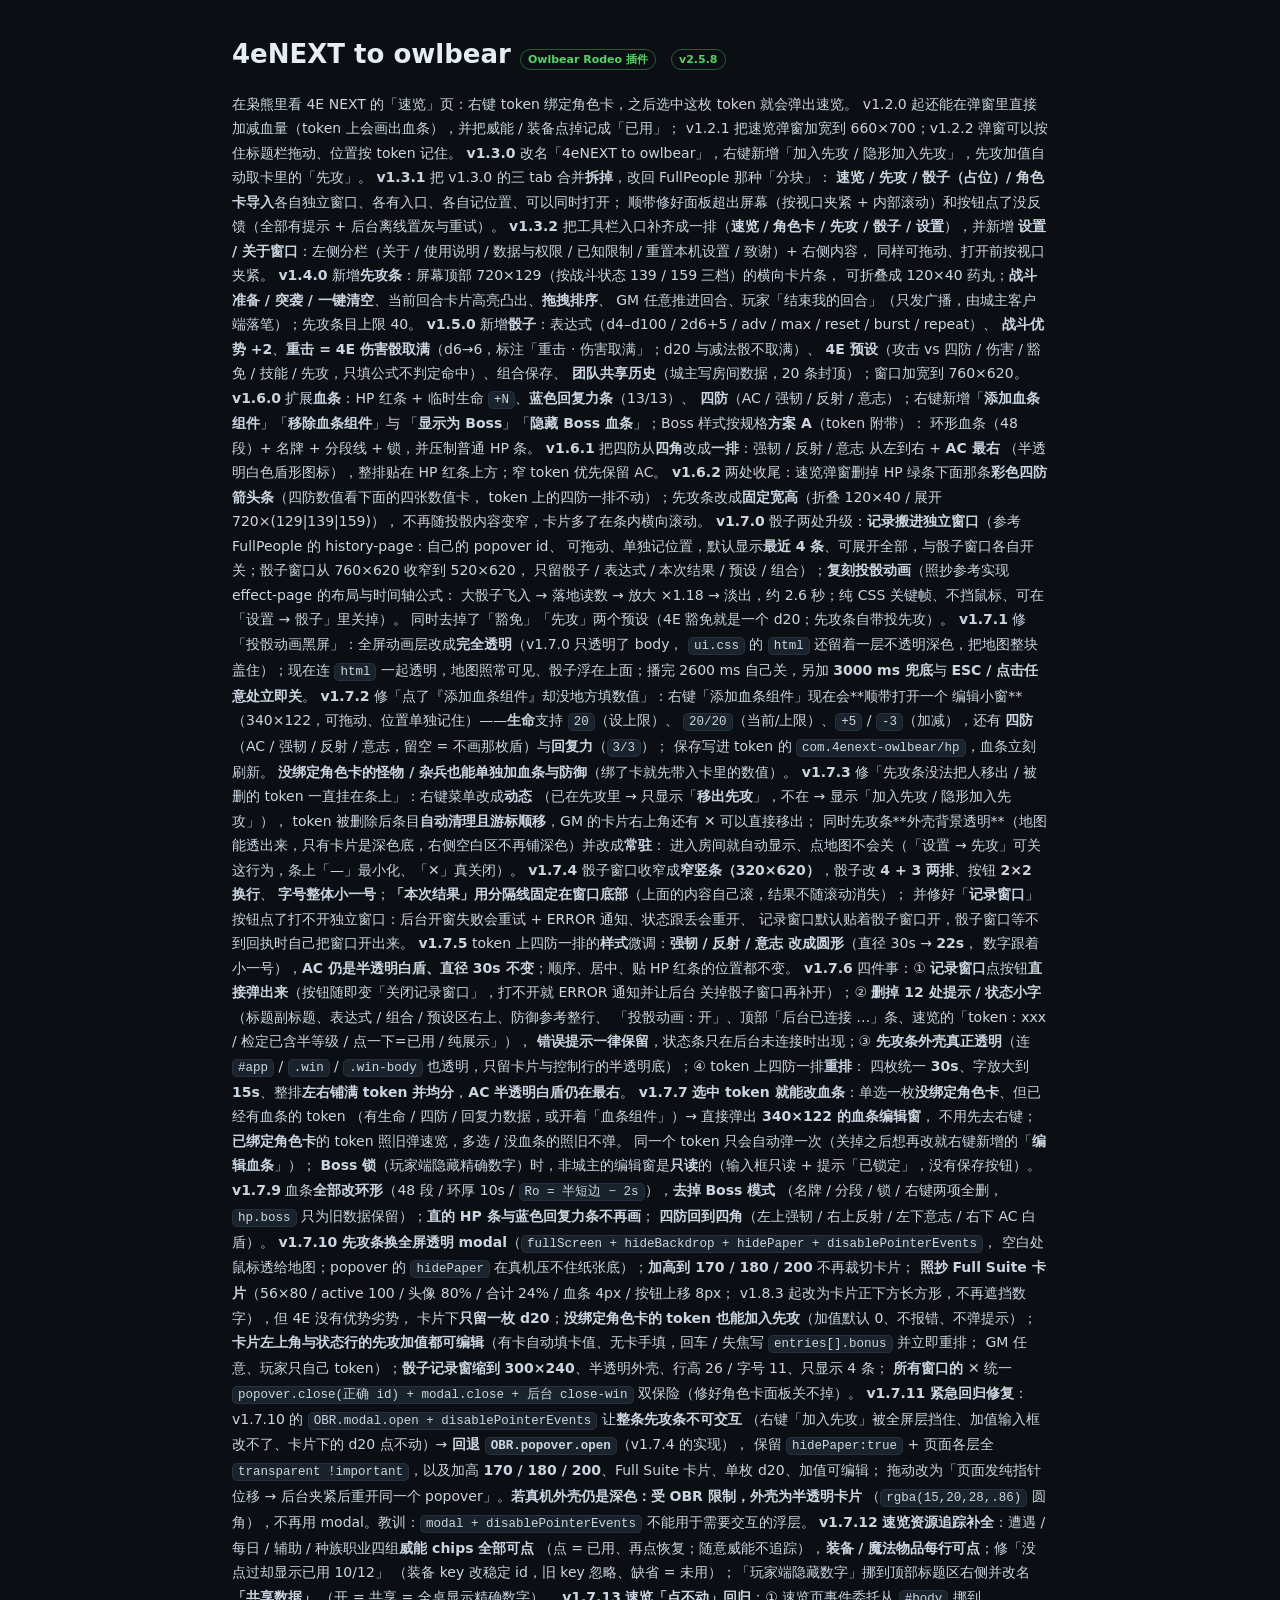
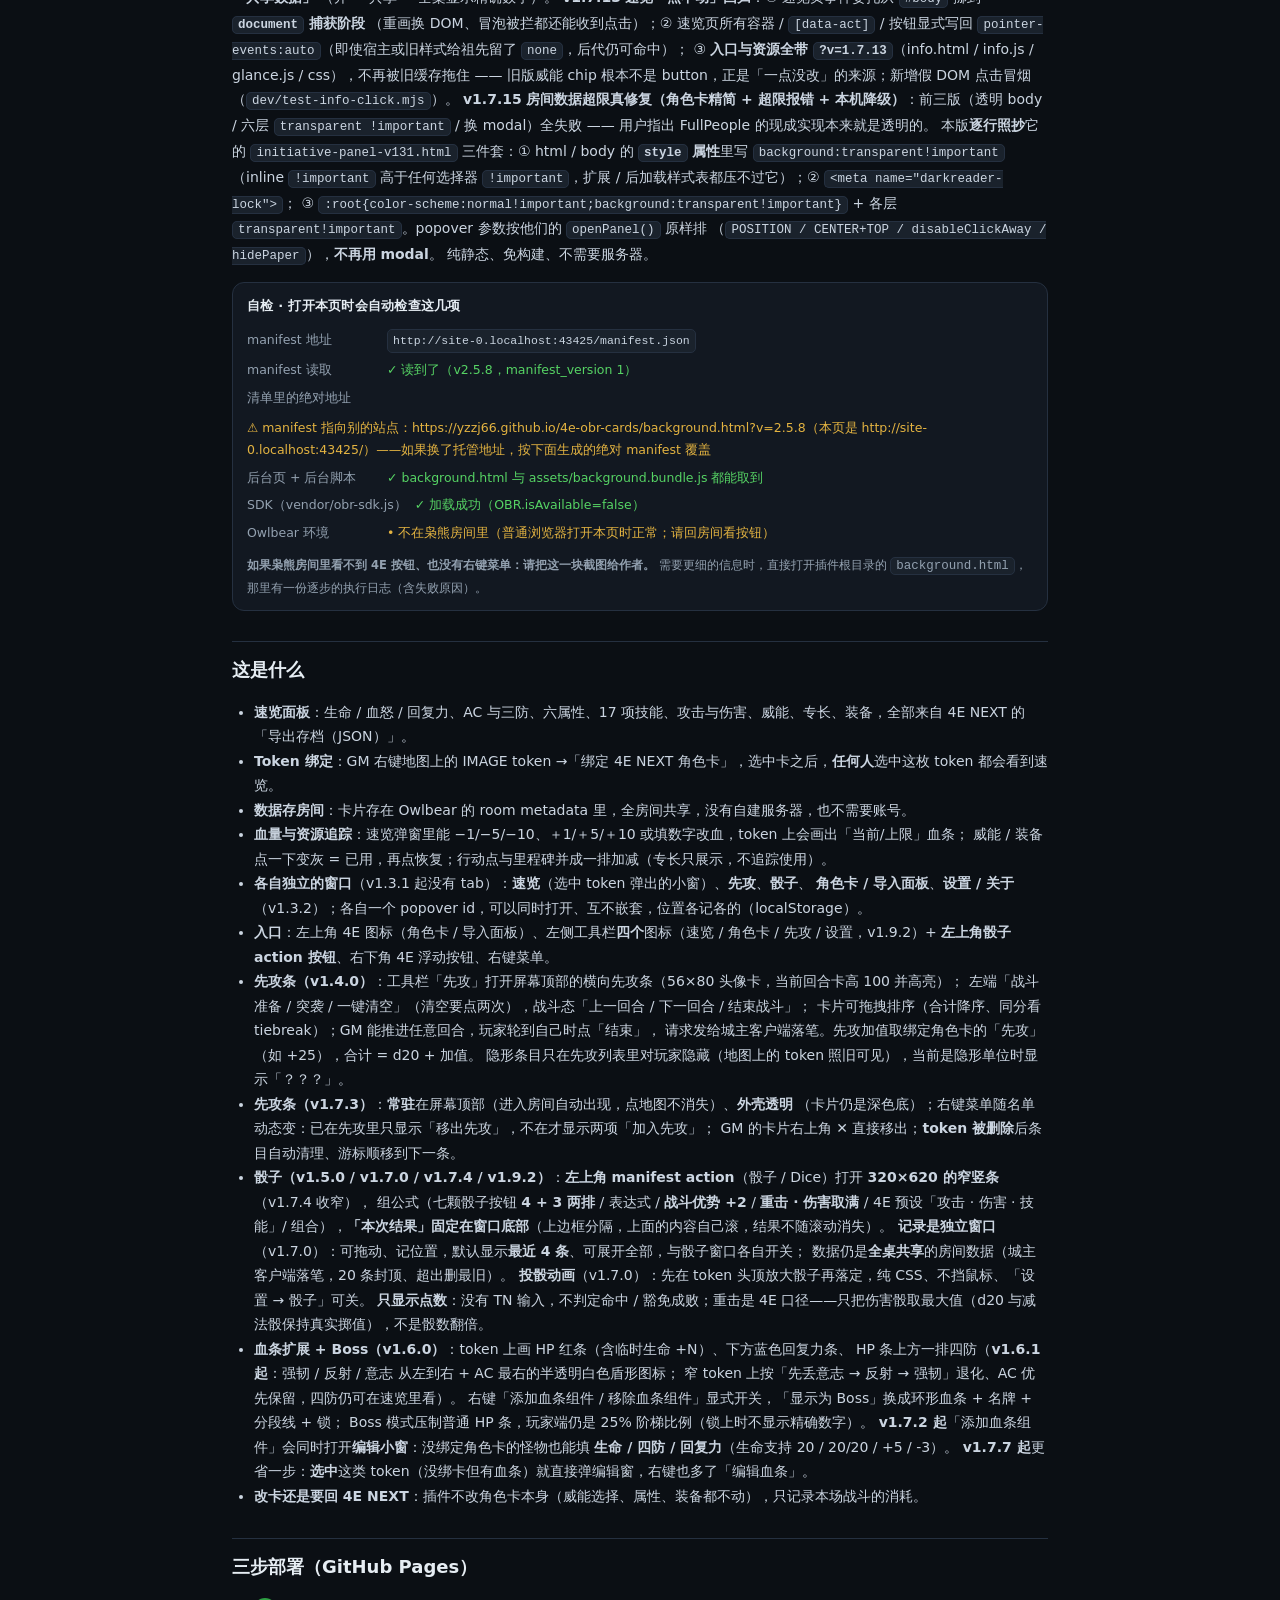
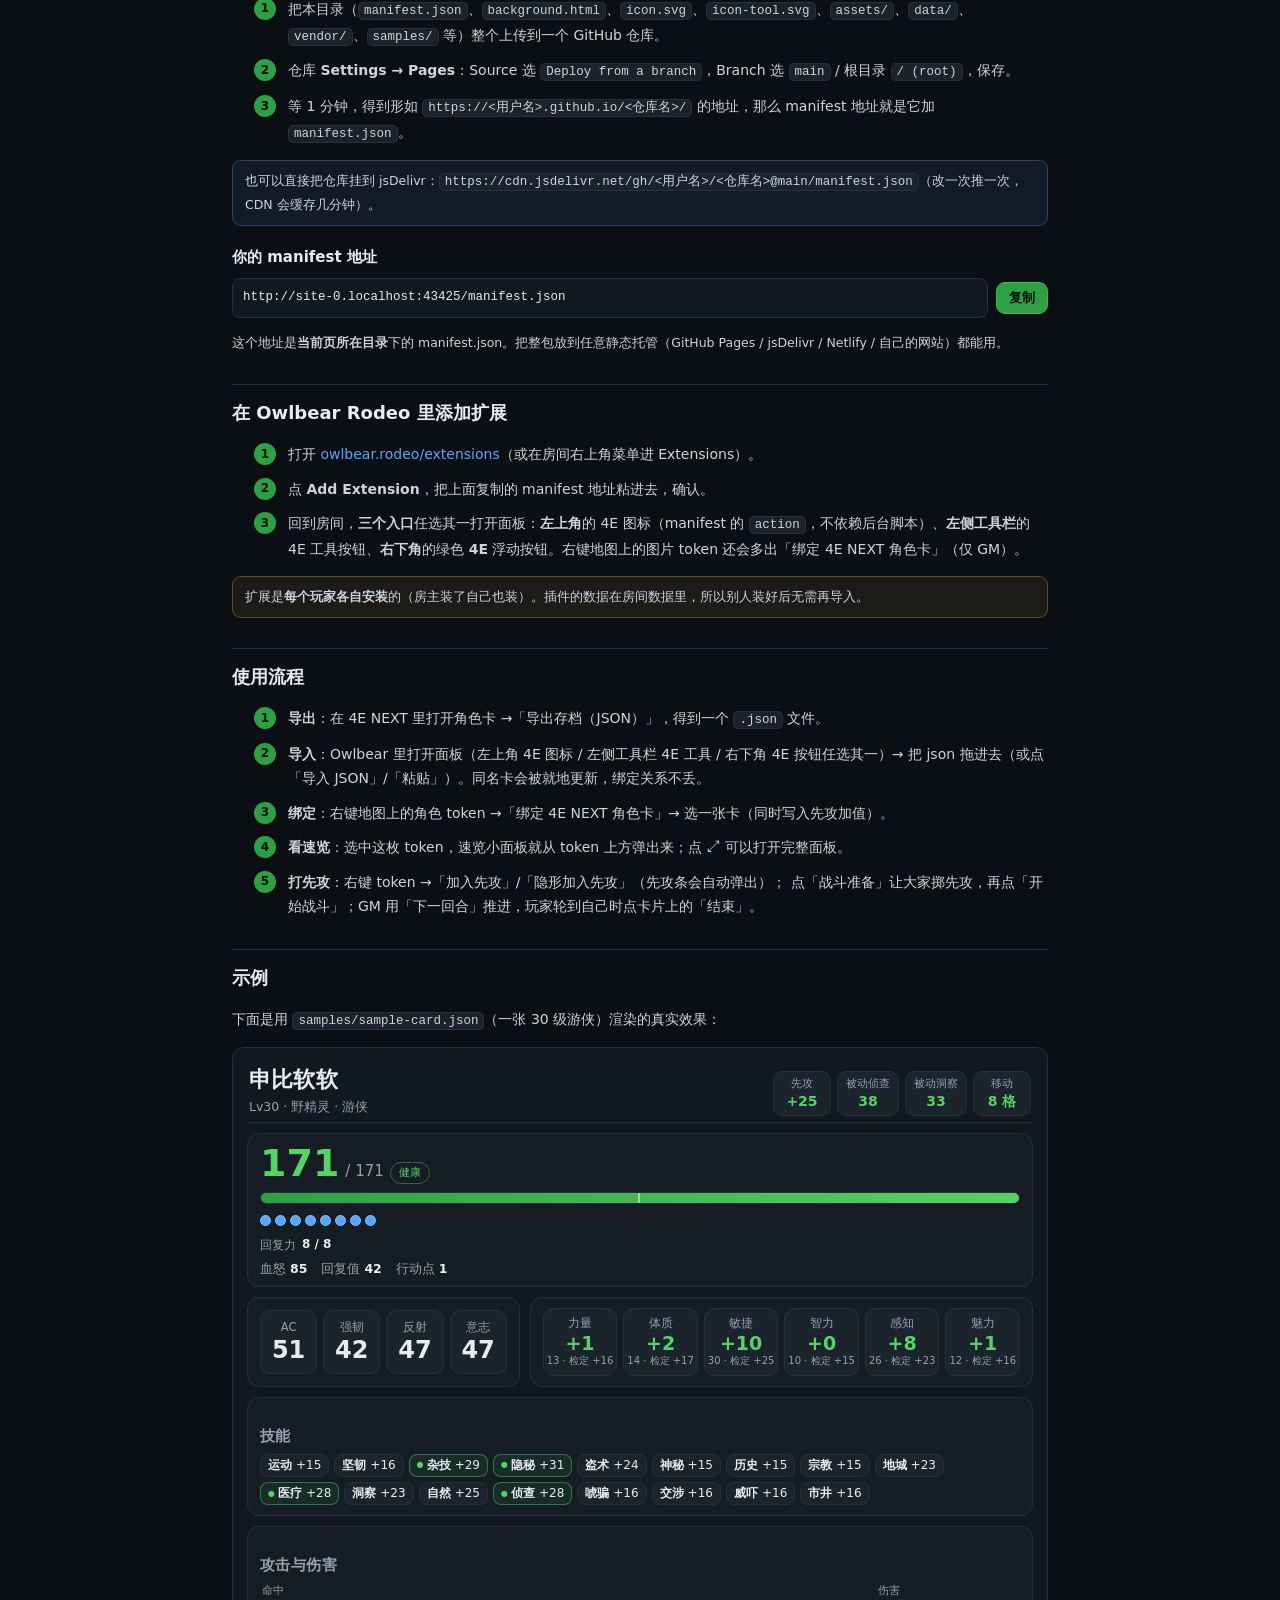
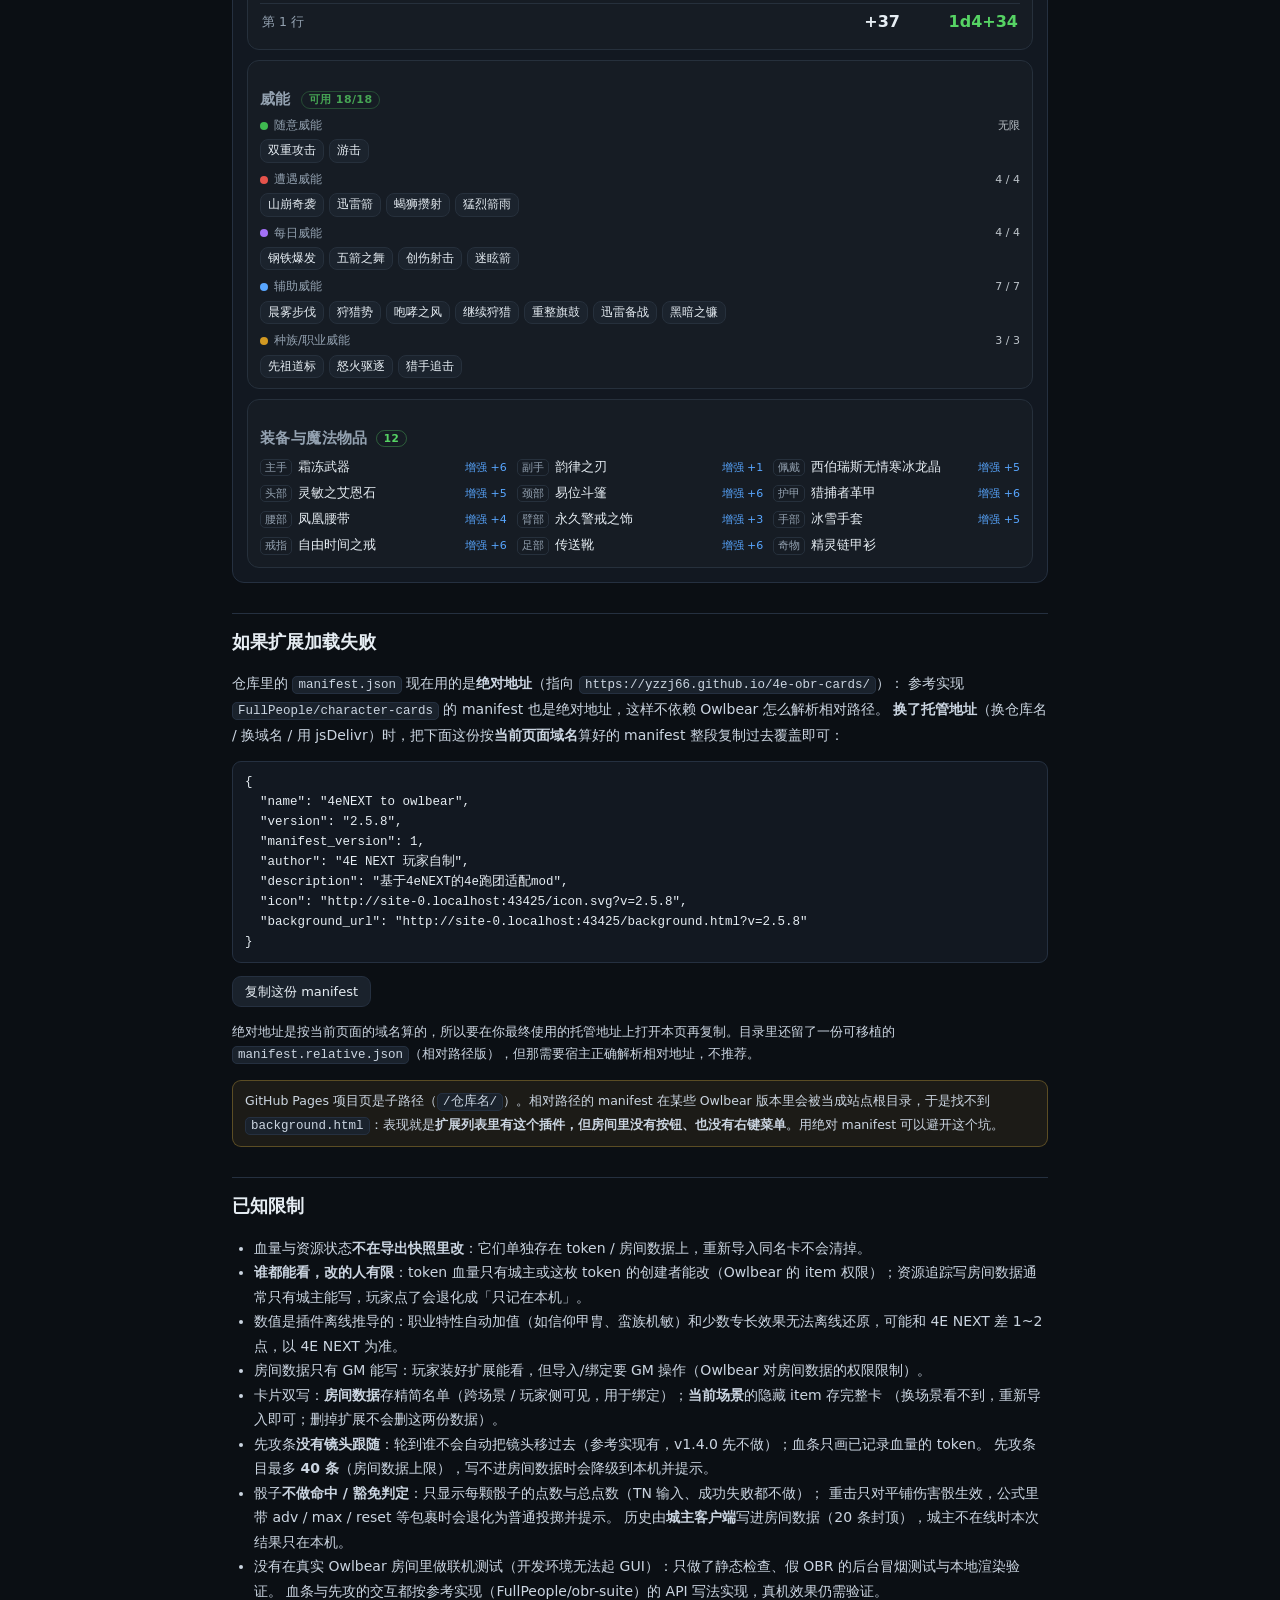
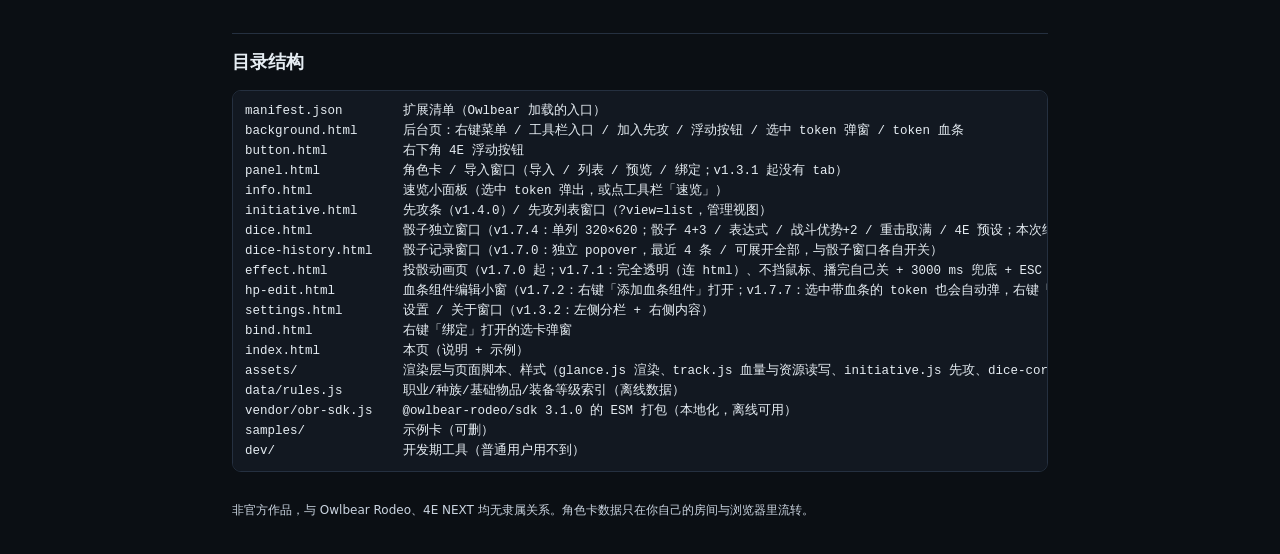
<file: index.html>
<!doctype html>
<html lang="zh-CN">
<head>
<meta charset="utf-8">
<meta name="viewport" content="width=device-width, initial-scale=1">
<title>4eNEXT to owlbear · Owlbear Rodeo 插件</title>
<link rel="stylesheet" href="assets/ui.css?v=2.5.8">
<link rel="stylesheet" href="assets/glance.css?v=2.5.8">
</head>
<body>
<article class="doc">
  <h1>4eNEXT to owlbear <span class="tag">Owlbear Rodeo 插件</span> <span class="tag">v2.5.8</span></h1>
  <p class="muted">在枭熊里看 4E NEXT 的「速览」页：右键 token 绑定角色卡，之后选中这枚 token 就会弹出速览。
    v1.2.0 起还能在弹窗里直接加减血量（token 上会画出血条），并把威能 / 装备点掉记成「已用」；
    v1.2.1 把速览弹窗加宽到 660×700；v1.2.2 弹窗可以按住标题栏拖动、位置按 token 记住。
    <b>v1.3.0</b> 改名「4eNEXT to owlbear」，右键新增「加入先攻 / 隐形加入先攻」，先攻加值自动取卡里的「先攻」。
    <b>v1.3.1</b> 把 v1.3.0 的三 tab 合并<b>拆掉</b>，改回 FullPeople 那种「分块」：
    <b>速览 / 先攻 / 骰子（占位）/ 角色卡导入</b>各自独立窗口、各有入口、各自记位置、可以同时打开；
    顺带修好面板超出屏幕（按视口夹紧 + 内部滚动）和按钮点了没反馈（全部有提示 + 后台离线置灰与重试）。
    <b>v1.3.2</b> 把工具栏入口补齐成一排（<b>速览 / 角色卡 / 先攻 / 骰子 / 设置</b>），并新增
    <b>设置 / 关于窗口</b>：左侧分栏（关于 / 使用说明 / 数据与权限 / 已知限制 / 重置本机设置 / 致谢）+ 右侧内容，
    同样可拖动、打开前按视口夹紧。
    <b>v1.4.0</b> 新增<b>先攻条</b>：屏幕顶部 720×129（按战斗状态 139 / 159 三档）的横向卡片条，
    可折叠成 120×40 药丸；<b>战斗准备 / 突袭 / 一键清空</b>、当前回合卡片高亮凸出、<b>拖拽排序</b>、
    GM 任意推进回合、玩家「结束我的回合」（只发广播，由城主客户端落笔）；先攻条目上限 40。
    <b>v1.5.0</b> 新增<b>骰子</b>：表达式（d4–d100 / 2d6+5 / adv / max / reset / burst / repeat）、
    <b>战斗优势 +2</b>、<b>重击 = 4E 伤害骰取满</b>（d6→6，标注「重击 · 伤害取满」；d20 与减法骰不取满）、
    <b>4E 预设</b>（攻击 vs 四防 / 伤害 / 豁免 / 技能 / 先攻，只填公式不判定命中）、组合保存、
    <b>团队共享历史</b>（城主写房间数据，20 条封顶）；窗口加宽到 760×620。
    <b>v1.6.0</b> 扩展<b>血条</b>：HP 红条 + 临时生命 <code>+N</code>、<b>蓝色回复力条</b>（13/13）、
    <b>四防</b>（AC / 强韧 / 反射 / 意志）；右键新增「<b>添加血条组件</b>」「<b>移除血条组件</b>」与
    「<b>显示为 Boss</b>」「<b>隐藏 Boss 血条</b>」；Boss 样式按规格<b>方案 A</b>（token 附带）：
    环形血条（48 段）+ 名牌 + 分段线 + 锁，并压制普通 HP 条。
    <b>v1.6.1</b> 把四防从<b>四角</b>改成<b>一排</b>：强韧 / 反射 / 意志 从左到右 + <b>AC 最右</b>
    （半透明白色盾形图标），整排贴在 HP 红条上方；窄 token 优先保留 AC。
    <b>v1.6.2</b> 两处收尾：速览弹窗删掉 HP 绿条下面那条<b>彩色四防箭头条</b>（四防数值看下面的四张数值卡，
    token 上的四防一排不动）；先攻条改成<b>固定宽高</b>（折叠 120×40 / 展开 720×(129|139|159)），
    不再随投骰内容变窄，卡片多了在条内横向滚动。
    <b>v1.7.0</b> 骰子两处升级：<b>记录搬进独立窗口</b>（参考 FullPeople 的 history-page：自己的 popover id、
    可拖动、单独记位置，默认显示<b>最近 4 条</b>、可展开全部，与骰子窗口各自开关；骰子窗口从 760×620 收窄到 520×620，
    只留骰子 / 表达式 / 本次结果 / 预设 / 组合）；<b>复刻投骰动画</b>（照抄参考实现 effect-page 的布局与时间轴公式：
    大骰子飞入 → 落地读数 → 放大 ×1.18 → 淡出，约 2.6 秒；纯 CSS 关键帧、不挡鼠标、可在「设置 → 骰子」里关掉）。
    同时去掉了「豁免」「先攻」两个预设（4E 豁免就是一个 d20；先攻条自带投先攻）。
    <b>v1.7.1</b> 修「投骰动画黑屏」：全屏动画层改成<b>完全透明</b>（v1.7.0 只透明了 body，
    <code>ui.css</code> 的 <code>html</code> 还留着一层不透明深色，把地图整块盖住）；现在连 <code>html</code>
    一起透明，地图照常可见、骰子浮在上面；播完 2600 ms 自己关，另加 <b>3000 ms 兜底</b>与
    <b>ESC / 点击任意处立即关</b>。
    <b>v1.7.2</b> 修「点了『添加血条组件』却没地方填数值」：右键「添加血条组件」现在会**顺带打开一个
    编辑小窗**（340×122，可拖动、位置单独记住）——<b>生命</b>支持 <code>20</code>（设上限）、
    <code>20/20</code>（当前/上限）、<code>+5</code> / <code>-3</code>（加减），还有
    <b>四防</b>（AC / 强韧 / 反射 / 意志，留空 = 不画那枚盾）与<b>回复力</b>（<code>3/3</code>）；
    保存写进 token 的 <code>com.4enext-owlbear/hp</code>，血条立刻刷新。
    <b>没绑定角色卡的怪物 / 杂兵也能单独加血条与防御</b>（绑了卡就先带入卡里的数值）。
    <b>v1.7.3</b> 修「先攻条没法把人移出 / 被删的 token 一直挂在条上」：右键菜单改成<b>动态</b>
    （已在先攻里 → 只显示「<b>移出先攻</b>」，不在 → 显示「加入先攻 / 隐形加入先攻」），
    token 被删除后条目<b>自动清理且游标顺移</b>，GM 的卡片右上角还有 <b>✕</b> 可以直接移出；
    同时先攻条**外壳背景透明**（地图能透出来，只有卡片是深色底，右侧空白区不再铺深色）并改成<b>常驻</b>：
    进入房间就自动显示、点地图不会关（「设置 → 先攻」可关这行为，条上「—」最小化、「✕」真关闭）。
    <b>v1.7.4</b> 骰子窗口收窄成<b>窄竖条（320×620）</b>，骰子改 <b>4 + 3 两排</b>、按钮 <b>2×2 换行</b>、
    <b>字号整体小一号</b>；<b>「本次结果」用分隔线固定在窗口底部</b>（上面的内容自己滚，结果不随滚动消失）；
    并修好「<b>记录窗口</b>」按钮点了打不开独立窗口：后台开窗失败会重试 + ERROR 通知、状态跟丢会重开、
    记录窗口默认贴着骰子窗口开，骰子窗口等不到回执时自己把窗口开出来。
    <b>v1.7.5</b> token 上四防一排的<b>样式</b>微调：<b>强韧 / 反射 / 意志 改成圆形</b>（直径 30s → <b>22s</b>，
    数字跟着小一号），<b>AC 仍是半透明白盾、直径 30s 不变</b>；顺序、居中、贴 HP 红条的位置都不变。
    <b>v1.7.6</b> 四件事：① <b>记录窗口</b>点按钮<b>直接弹出来</b>（按钮随即变「关闭记录窗口」，打不开就 ERROR 通知并让后台
    关掉骰子窗口再补开）；② <b>删掉 12 处提示 / 状态小字</b>（标题副标题、表达式 / 组合 / 预设区右上、防御参考整行、
    「投骰动画：开」、顶部「后台已连接 …」条、速览的「token：xxx / 检定已含半等级 / 点一下=已用 / 纯展示」），
    <b>错误提示一律保留</b>，状态条只在后台未连接时出现；③ <b>先攻条外壳真正透明</b>（连 <code>#app</code> /
    <code>.win</code> / <code>.win-body</code> 也透明，只留卡片与控制行的半透明底）；④ token 上四防一排<b>重排</b>：
    四枚统一 <b>30s</b>、字放大到 <b>15s</b>、整排<b>左右铺满 token 并均分</b>，<b>AC 半透明白盾仍在最右</b>。
    <b>v1.7.7</b> <b>选中 token 就能改血条</b>：单选一枚<b>没绑定角色卡</b>、但已经有血条的 token
    （有生命 / 四防 / 回复力数据，或开着「血条组件」）→ 直接弹出 <b>340×122 的血条编辑窗</b>，
    不用先去右键；<b>已绑定角色卡</b>的 token 照旧弹速览，多选 / 没血条的照旧不弹。
    同一个 token 只会自动弹一次（关掉之后想再改就右键新增的「<b>编辑血条</b>」）；
    <b>Boss 锁</b>（玩家端隐藏精确数字）时，非城主的编辑窗是<b>只读</b>的（输入框只读 + 提示「已锁定」，没有保存按钮）。
    <b>v1.7.9</b> 血条<b>全部改环形</b>（48 段 / 环厚 10s / <code>Ro = 半短边 − 2s</code>），<b>去掉 Boss 模式</b>
    （名牌 / 分段 / 锁 / 右键两项全删，<code>hp.boss</code> 只为旧数据保留）；<b>直的 HP 条与蓝色回复力条不再画</b>；
    <b>四防回到四角</b>（左上强韧 / 右上反射 / 左下意志 / 右下 AC 白盾）。
    <b>v1.7.10</b> <b>先攻条换全屏透明 modal</b>（<code>fullScreen + hideBackdrop + hidePaper + disablePointerEvents</code>，
    空白处鼠标透给地图；popover 的 <code>hidePaper</code> 在真机压不住纸张底）；<b>加高到 170 / 180 / 200</b> 不再裁切卡片；
    <b>照抄 Full Suite 卡片</b>（56×80 / active 100 / 头像 80% / 合计 24% / 血条 4px / 按钮上移 8px；
    v1.8.3 起改为卡片正下方长方形，不再遮挡数字），但 4E 没有优势劣势，
    卡片下<b>只留一枚 d20</b>；<b>没绑定角色卡的 token 也能加入先攻</b>（加值默认 0、不报错、不弹提示）；
    <b>卡片左上角与状态行的先攻加值都可编辑</b>（有卡自动填卡值、无卡手填，回车 / 失焦写 <code>entries[].bonus</code> 并立即重排；
    GM 任意、玩家只自己 token）；<b>骰子记录窗缩到 300×240</b>、半透明外壳、行高 26 / 字号 11、只显示 4 条；
    <b>所有窗口的 ✕</b> 统一 <code>popover.close(正确 id) + modal.close + 后台 close-win</code> 双保险（修好角色卡面板关不掉）。
    <b>v1.7.11</b> <b>紧急回归修复</b>：v1.7.10 的 <code>OBR.modal.open + disablePointerEvents</code> 让<b>整条先攻条不可交互</b>
    （右键「加入先攻」被全屏层挡住、加值输入框改不了、卡片下的 d20 点不动）→ <b>回退 <code>OBR.popover.open</code></b>（v1.7.4 的实现），
    保留 <code>hidePaper:true</code> + 页面各层全 <code>transparent !important</code>，以及加高 <b>170 / 180 / 200</b>、Full Suite 卡片、单枚 d20、加值可编辑；
    拖动改为「页面发纯指针位移 → 后台夹紧后重开同一个 popover」。<b>若真机外壳仍是深色：受 OBR 限制，外壳为半透明卡片</b>
    （<code>rgba(15,20,28,.86)</code> 圆角），不再用 modal。教训：<code>modal + disablePointerEvents</code> 不能用于需要交互的浮层。
    <b>v1.7.12</b> <b>速览资源追踪补全</b>：遭遇 / 每日 / 辅助 / 种族职业四组<b>威能 chips 全部可点</b>
    （点 = 已用、再点恢复；随意威能不追踪），<b>装备 / 魔法物品每行可点</b>；修「没点过却显示已用 10/12」
    （装备 key 改稳定 id，旧 key 忽略、缺省 = 未用）；「玩家端隐藏数字」挪到顶部标题区右侧并改名<b>「共享数据」</b>
    （开 = 共享 = 全桌显示精确数字）。
    <b>v1.7.13</b> <b>速览「点不动」回归</b>：① 速览页事件委托从 <code>#body</code> 挪到 <b><code>document</code> 捕获阶段</b>
    （重画换 DOM、冒泡被拦都还能收到点击）；② 速览页所有容器 / <code>[data-act]</code> / 按钮显式写回
    <code>pointer-events:auto</code>（即使宿主或旧样式给祖先留了 <code>none</code>，后代仍可命中）；
    ③ <b>入口与资源全带 <code>?v=1.7.13</code></b>（info.html / info.js / glance.js / css），不再被旧缓存拖住 ——
    旧版威能 chip 根本不是 button，正是「一点没改」的来源；新增假 DOM 点击冒烟（<code>dev/test-info-click.mjs</code>）。
    <b>v1.7.15</b> <b>房间数据超限真修复（角色卡精简 + 超限报错 + 本机降级）</b>：前三版（透明 body / 六层
    <code>transparent !important</code> / 换 modal）全失败 —— 用户指出 FullPeople 的现成实现本来就是透明的。
    本版<b>逐行照抄</b>它的 <code>initiative-panel-v131.html</code> 三件套：① html / body 的
    <b><code>style</code> 属性</b>里写 <code>background:transparent!important</code>（inline <code>!important</code>
    高于任何选择器 <code>!important</code>，扩展 / 后加载样式表都压不过它）；② <code>&lt;meta name="darkreader-lock"&gt;</code>；
    ③ <code>:root{color-scheme:normal!important;background:transparent!important}</code> + 各层
    <code>transparent!important</code>。popover 参数按他们的 <code>openPanel()</code> 原样排
    （<code>POSITION / CENTER+TOP / disableClickAway / hidePaper</code>），<b>不再用 modal</b>。
    纯静态、免构建、不需要服务器。</p>

  <section class="diag-card" id="diag">
    <h3>自检 · 打开本页时会自动检查这几项</h3>
    <ul>
      <li><span class="k">manifest 地址</span><code id="diag-manifest">检测中…</code></li>
      <li><span class="k">manifest 读取</span><span id="diag-manifest-state" class="pill-wait">检测中…</span></li>
      <li><span class="k">清单里的绝对地址</span><span id="diag-manifest-base" class="pill-wait">检测中…</span></li>
      <li><span class="k">后台页 + 后台脚本</span><span id="diag-bg" class="pill-wait">检测中…</span></li>
      <li><span class="k">SDK（vendor/obr-sdk.js）</span><span id="diag-sdk" class="pill-wait">检测中…</span></li>
      <li><span class="k">Owlbear 环境</span><span id="diag-env" class="pill-wait">检测中…</span></li>
    </ul>
    <p class="foot"><b>如果枭熊房间里看不到 4E 按钮、也没有右键菜单：请把这一块截图给作者。</b>
      需要更细的信息时，直接打开插件根目录的 <code>background.html</code>，那里有一份逐步的执行日志（含失败原因）。</p>
  </section>

  <h2>这是什么</h2>
  <ul>
    <li><b>速览面板</b>：生命 / 血怒 / 回复力、AC 与三防、六属性、17 项技能、攻击与伤害、威能、专长、装备，全部来自 4E NEXT 的「导出存档（JSON）」。</li>
    <li><b>Token 绑定</b>：GM 右键地图上的 IMAGE token →「绑定 4E NEXT 角色卡」，选中卡之后，<b>任何人</b>选中这枚 token 都会看到速览。</li>
    <li><b>数据存房间</b>：卡片存在 Owlbear 的 room metadata 里，全房间共享，没有自建服务器，也不需要账号。</li>
    <li><b>血量与资源追踪</b>：速览弹窗里能 −1/−5/−10、＋1/＋5/＋10 或填数字改血，token 上会画出「当前/上限」血条；
      威能 / 装备点一下变灰 = 已用，再点恢复；行动点与里程碑并成一排加减（专长只展示，不追踪使用）。</li>
    <li><b>各自独立的窗口</b>（v1.3.1 起没有 tab）：<b>速览</b>（选中 token 弹出的小窗）、<b>先攻</b>、<b>骰子</b>、
      <b>角色卡 / 导入面板</b>、<b>设置 / 关于</b>（v1.3.2）；各自一个 popover id，可以同时打开、互不嵌套，位置各记各的（localStorage）。</li>
    <li><b>入口</b>：左上角 4E 图标（角色卡 / 导入面板）、左侧工具栏<b>四个</b>图标（速览 / 角色卡 / 先攻 / 设置，v1.9.2）+ <b>左上角骰子 action 按钮</b>、右下角 4E 浮动按钮、右键菜单。</li>
    <li><b>先攻条（v1.4.0）</b>：工具栏「先攻」打开屏幕顶部的横向先攻条（56×80 头像卡，当前回合卡高 100 并高亮）；
      左端「战斗准备 / 突袭 / 一键清空」（清空要点两次），战斗态「上一回合 / 下一回合 / 结束战斗」；
      卡片可拖拽排序（合计降序、同分看 tiebreak）；GM 能推进任意回合，玩家轮到自己时点「结束」，
      请求发给城主客户端落笔。先攻加值取绑定角色卡的「先攻」（如 +25），合计 = d20 + 加值。
      隐形条目只在先攻列表里对玩家隐藏（地图上的 token 照旧可见），当前是隐形单位时显示「？？？」。</li>
    <li><b>先攻条（v1.7.3）</b>：<b>常驻</b>在屏幕顶部（进入房间自动出现，点地图不消失）、<b>外壳透明</b>
      （卡片仍是深色底）；右键菜单随名单动态变：已在先攻里只显示「移出先攻」，不在才显示两项「加入先攻」；
      GM 的卡片右上角 <b>✕</b> 直接移出；<b>token 被删除</b>后条目自动清理、游标顺移到下一条。</li>
    <li><b>骰子（v1.5.0 / v1.7.0 / v1.7.4 / v1.9.2）</b>：<b>左上角 manifest action</b>（骰子 / Dice）打开 <b>320×620 的窄竖条</b>（v1.7.4 收窄），
      组公式（七颗骰子按钮 <b>4 + 3 两排</b> / 表达式 / <b>战斗优势 +2</b> / <b>重击 · 伤害取满</b> /
      4E 预设「攻击 · 伤害 · 技能」/ 组合），<b>「本次结果」固定在窗口底部</b>（上边框分隔，上面的内容自己滚，结果不随滚动消失）。
      <b>记录是独立窗口</b>（v1.7.0）：可拖动、记位置，默认显示<b>最近 4 条</b>、可展开全部，与骰子窗口各自开关；
      数据仍是<b>全桌共享</b>的房间数据（城主客户端落笔，20 条封顶、超出删最旧）。
      <b>投骰动画</b>（v1.7.0）：先在 token 头顶放大骰子再落定，纯 CSS、不挡鼠标、「设置 → 骰子」可关。
      <b>只显示点数</b>：没有 TN 输入，不判定命中 / 豁免成败；重击是 4E 口径——只把伤害骰取最大值（d20 与减法骰保持真实掷值），不是骰数翻倍。</li>
    <li><b>血条扩展 + Boss（v1.6.0）</b>：token 上画 HP 红条（含临时生命 +N）、下方蓝色回复力条、
      HP 条上方一排四防（<b>v1.6.1 起</b>：强韧 / 反射 / 意志 从左到右 + AC 最右的半透明白色盾形图标；
      窄 token 上按「先丢意志 → 反射 → 强韧」退化、AC 优先保留，四防仍可在速览里看）。
      右键「添加血条组件 / 移除血条组件」显式开关，「显示为 Boss」换成环形血条 + 名牌 + 分段线 + 锁；
      Boss 模式压制普通 HP 条，玩家端仍是 25% 阶梯比例（锁上时不显示精确数字）。
      <b>v1.7.2 起</b>「添加血条组件」会同时打开<b>编辑小窗</b>：没绑定角色卡的怪物也能填
      <b>生命 / 四防 / 回复力</b>（生命支持 20 / 20/20 / +5 / -3）。
      <b>v1.7.7 起</b>更省一步：<b>选中</b>这类 token（没绑卡但有血条）就直接弹编辑窗，右键也多了「编辑血条」。</li>
    <li><b>改卡还是要回 4E NEXT</b>：插件不改角色卡本身（威能选择、属性、装备都不动），只记录本场战斗的消耗。</li>
  </ul>

  <h2>三步部署（GitHub Pages）</h2>
  <ol class="steps">
    <li>把本目录（<code>manifest.json</code>、<code>background.html</code>、<code>icon.svg</code>、<code>icon-tool.svg</code>、<code>assets/</code>、<code>data/</code>、<code>vendor/</code>、<code>samples/</code> 等）整个上传到一个 GitHub 仓库。</li>
    <li>仓库 <b>Settings → Pages</b>：Source 选 <code>Deploy from a branch</code>，Branch 选 <code>main</code> / 根目录 <code>/ (root)</code>，保存。</li>
    <li>等 1 分钟，得到形如 <code>https://&lt;用户名&gt;.github.io/&lt;仓库名&gt;/</code> 的地址，那么 manifest 地址就是它加 <code>manifest.json</code>。</li>
  </ol>
  <p class="note">也可以直接把仓库挂到 jsDelivr：<code>https://cdn.jsdelivr.net/gh/&lt;用户名&gt;/&lt;仓库名&gt;@main/manifest.json</code>（改一次推一次，CDN 会缓存几分钟）。</p>

  <h3>你的 manifest 地址</h3>
  <div class="copy-row">
    <input id="manifest-url" readonly>
    <button class="btn primary" id="copy-url">复制</button>
  </div>
  <p class="muted" style="font-size:12.5px">这个地址是<b>当前页所在目录</b>下的 manifest.json。把整包放到任意静态托管（GitHub Pages / jsDelivr / Netlify / 自己的网站）都能用。</p>

  <h2>在 Owlbear Rodeo 里添加扩展</h2>
  <ol class="steps">
    <li>打开 <a href="https://www.owlbear.rodeo/extensions" target="_blank" rel="noreferrer">owlbear.rodeo/extensions</a>（或在房间右上角菜单进 Extensions）。</li>
    <li>点 <b>Add Extension</b>，把上面复制的 manifest 地址粘进去，确认。</li>
    <li>回到房间，<b>三个入口</b>任选其一打开面板：<b>左上角</b>的 4E 图标（manifest 的 <code>action</code>，不依赖后台脚本）、<b>左侧工具栏</b>的 4E 工具按钮、<b>右下角</b>的绿色 <b>4E</b> 浮动按钮。右键地图上的图片 token 还会多出「绑定 4E NEXT 角色卡」（仅 GM）。</li>
  </ol>
  <p class="warn">扩展是<b>每个玩家各自安装</b>的（房主装了自己也装）。插件的数据在房间数据里，所以别人装好后无需再导入。</p>

  <h2>使用流程</h2>
  <ol class="steps">
    <li><b>导出</b>：在 4E NEXT 里打开角色卡 →「导出存档（JSON）」，得到一个 <code>.json</code> 文件。</li>
    <li><b>导入</b>：Owlbear 里打开面板（左上角 4E 图标 / 左侧工具栏 4E 工具 / 右下角 4E 按钮任选其一）→ 把 json 拖进去（或点「导入 JSON」/「粘贴」）。同名卡会被就地更新，绑定关系不丢。</li>
    <li><b>绑定</b>：右键地图上的角色 token →「绑定 4E NEXT 角色卡」→ 选一张卡（同时写入先攻加值）。</li>
    <li><b>看速览</b>：选中这枚 token，速览小面板就从 token 上方弹出来；点 ⤢ 可以打开完整面板。</li>
    <li><b>打先攻</b>：右键 token →「加入先攻」/「隐形加入先攻」（先攻条会自动弹出）；
      点「战斗准备」让大家掷先攻，再点「开始战斗」；GM 用「下一回合」推进，玩家轮到自己时点卡片上的「结束」。</li>
  </ol>

  <h2>示例</h2>
  <p class="muted">下面是用 <code>samples/sample-card.json</code>（一张 30 级游侠）渲染的真实效果：</p>
  <div class="demo-frame" id="demo"><p class="muted">示例加载中…</p></div>

  <h2>如果扩展加载失败</h2>
  <p>仓库里的 <code>manifest.json</code> 现在用的是<b>绝对地址</b>（指向 <code>https://yzzj66.github.io/4e-obr-cards/</code>）：
    参考实现 <code>FullPeople/character-cards</code> 的 manifest 也是绝对地址，这样不依赖 Owlbear 怎么解析相对路径。
    <b>换了托管地址</b>（换仓库名 / 换域名 / 用 jsDelivr）时，把下面这份按<b>当前页面域名</b>算好的 manifest 整段复制过去覆盖即可：</p>
  <pre><code id="abs-manifest"></code></pre>
  <div class="copy-row">
    <button class="btn" id="copy-abs">复制这份 manifest</button>
  </div>
  <p class="muted" style="font-size:12.5px">绝对地址是按当前页面的域名算的，所以要在你最终使用的托管地址上打开本页再复制。目录里还留了一份可移植的 <code>manifest.relative.json</code>（相对路径版），但那需要宿主正确解析相对地址，不推荐。</p>
  <p class="warn">GitHub Pages 项目页是子路径（<code>/仓库名/</code>）。相对路径的 manifest 在某些 Owlbear 版本里会被当成站点根目录，于是找不到 <code>background.html</code>：表现就是<b>扩展列表里有这个插件，但房间里没有按钮、也没有右键菜单</b>。用绝对 manifest 可以避开这个坑。</p>

  <h2>已知限制</h2>
  <ul>
    <li>血量与资源状态<b>不在导出快照里改</b>：它们单独存在 token / 房间数据上，重新导入同名卡不会清掉。</li>
    <li><b>谁都能看，改的人有限</b>：token 血量只有城主或这枚 token 的创建者能改（Owlbear 的 item 权限）；资源追踪写房间数据通常只有城主能写，玩家点了会退化成「只记在本机」。</li>
    <li>数值是插件离线推导的：职业特性自动加值（如信仰甲胄、蛮族机敏）和少数专长效果无法离线还原，可能和 4E NEXT 差 1~2 点，以 4E NEXT 为准。</li>
    <li>房间数据只有 GM 能写：玩家装好扩展能看，但导入/绑定要 GM 操作（Owlbear 对房间数据的权限限制）。</li>
    <li>卡片双写：<b>房间数据</b>存精简名单（跨场景 / 玩家侧可见，用于绑定）；<b>当前场景</b>的隐藏 item 存完整卡
      （换场景看不到，重新导入即可；删掉扩展不会删这两份数据）。</li>
    <li>先攻条<b>没有镜头跟随</b>：轮到谁不会自动把镜头移过去（参考实现有，v1.4.0 先不做）；血条只画已记录血量的 token。
      先攻条目最多 <b>40 条</b>（房间数据上限），写不进房间数据时会降级到本机并提示。</li>
    <li>骰子<b>不做命中 / 豁免判定</b>：只显示每颗骰子的点数与总点数（TN 输入、成功失败都不做）；
      重击只对平铺伤害骰生效，公式里带 adv / max / reset 等包裹时会退化为普通投掷并提示。
      历史由<b>城主客户端</b>写进房间数据（20 条封顶），城主不在线时本次结果只在本机。</li>
    <li>没有在真实 Owlbear 房间里做联机测试（开发环境无法起 GUI）：只做了静态检查、假 OBR 的后台冒烟测试与本地渲染验证。
      血条与先攻的交互都按参考实现（FullPeople/obr-suite）的 API 写法实现，真机效果仍需验证。</li>
  </ul>

  <h2>目录结构</h2>
  <pre><code>manifest.json        扩展清单（Owlbear 加载的入口）
background.html      后台页：右键菜单 / 工具栏入口 / 加入先攻 / 浮动按钮 / 选中 token 弹窗 / token 血条
button.html          右下角 4E 浮动按钮
panel.html           角色卡 / 导入窗口（导入 / 列表 / 预览 / 绑定；v1.3.1 起没有 tab）
info.html            速览小面板（选中 token 弹出，或点工具栏「速览」）
initiative.html      先攻条（v1.4.0）/ 先攻列表窗口（?view=list，管理视图）
dice.html            骰子独立窗口（v1.7.4：单列 320×620；骰子 4+3 / 表达式 / 战斗优势+2 / 重击取满 / 4E 预设；本次结果固定底部）
dice-history.html    骰子记录窗口（v1.7.0：独立 popover，最近 4 条 / 可展开全部，与骰子窗口各自开关）
effect.html          投骰动画页（v1.7.0 起；v1.7.1：完全透明（连 html）、不挡鼠标、播完自己关 + 3000 ms 兜底 + ESC / 点击立即关；纯 CSS 关键帧）
hp-edit.html         血条组件编辑小窗（v1.7.2：右键「添加血条组件」打开；v1.7.7：选中带血条的 token 也会自动弹，右键「编辑血条」再开）
settings.html        设置 / 关于窗口（v1.3.2：左侧分栏 + 右侧内容）
bind.html            右键「绑定」打开的选卡弹窗
index.html           本页（说明 + 示例）
assets/              渲染层与页面脚本、样式（glance.js 渲染、track.js 血量与资源读写、initiative.js 先攻、dice-core.js 骰子）
data/rules.js        职业/种族/基础物品/装备等级索引（离线数据）
vendor/obr-sdk.js    @owlbear-rodeo/sdk 3.1.0 的 ESM 打包（本地化，离线可用）
samples/             示例卡（可删）
dev/                 开发期工具（普通用户用不到）</code></pre>

  <p class="muted" style="margin-top:28px;font-size:12px">非官方作品，与 Owlbear Rodeo、4E NEXT 均无隶属关系。角色卡数据只在你自己的房间与浏览器里流转。</p>
</article>
<script type="module" src="assets/index.js?v=2.5.8"></script>
</body>
</html>
</file>
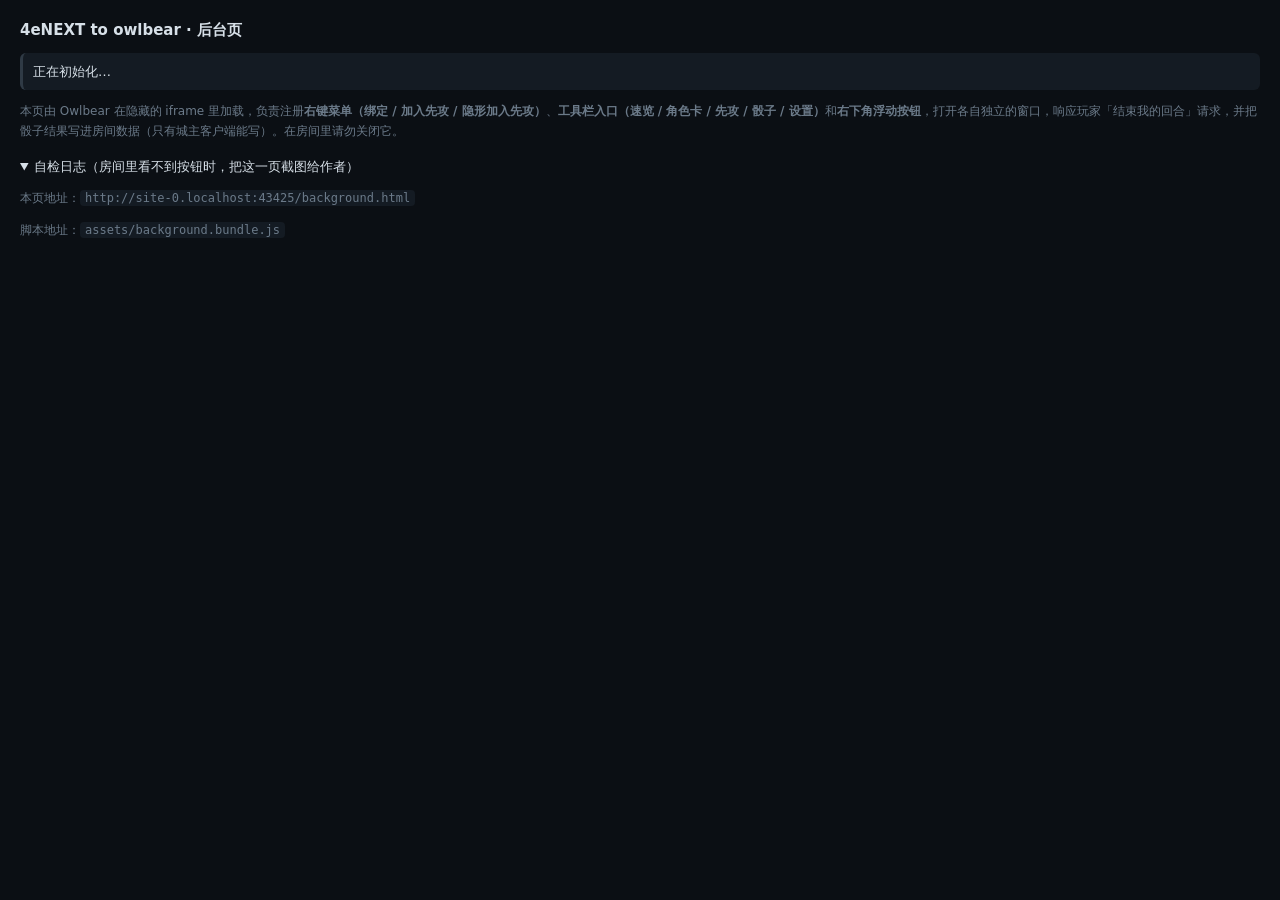
<file: background.html>
<!doctype html>
<html lang="zh-CN">
<head>
<meta charset="utf-8">
<title>4eNEXT to owlbear · 后台</title>
<style>
  :root { color-scheme: dark; }
  body { background:#0b0f14; color:#93a1b0; font:13px/1.65 system-ui,"Microsoft YaHei",sans-serif; margin:0; padding:18px 20px 32px; }
  h1 { font-size:15px; color:#d7e0e8; margin:0 0 6px; }
  code { background:#141b23; padding:1px 5px; border-radius:4px; font-size:12px; word-break:break-all; }
  .muted { color:#6b7a89; font-size:12px; }
  #diag-state { margin:10px 0 6px; padding:8px 10px; border-radius:6px; background:#141b23; border-left:3px solid #2f3a45; color:#d7e0e8; }
  #diag-state.good { border-left-color:#2ea043; }
  #diag-state.bad { border-left-color:#d9534f; background:#2a1517; color:#ffb4b1; }
  details { margin-top:14px; }
  summary { cursor:pointer; color:#d7e0e8; }
  ul#diag-log { list-style:none; margin:8px 0 0; padding:0; font:12px/1.6 ui-monospace,Consolas,monospace; }
  ul#diag-log li { padding:1px 0 1px 8px; border-left:2px solid #2f3a45; white-space:pre-wrap; word-break:break-word; }
  ul#diag-log li.k-ok { border-left-color:#2ea043; color:#9fd4a8; }
  ul#diag-log li.k-err { border-left-color:#d9534f; color:#ffb4b1; }
</style>
</head>
<body>
<h1>4eNEXT to owlbear · 后台页</h1>
<p id="diag-state">正在初始化…</p>
<p class="muted">本页由 Owlbear 在隐藏的 iframe 里加载，负责注册<b>右键菜单（绑定 / 加入先攻 / 隐形加入先攻）</b>、<b>工具栏入口（速览 / 角色卡 / 先攻 / 骰子 / 设置）</b>和<b>右下角浮动按钮</b>，打开各自独立的窗口，响应玩家「结束我的回合」请求，并把骰子结果写进房间数据（只有城主客户端能写）。在房间里请勿关闭它。</p>

<details open>
  <summary>自检日志（房间里看不到按钮时，把这一页截图给作者）</summary>
  <ul id="diag-log"></ul>
</details>

<p class="muted">本页地址：<code id="diag-href">…</code></p>
<p class="muted">脚本地址：<code id="diag-src">assets/background.bundle.js</code></p>

<script>
  document.getElementById("diag-href").textContent = location.href;
</script>
<!-- 单文件经典脚本：没有 type="module"，没有 import/export。见 dev/build-background.mjs
     ?v= 是缓存破坏参数：GitHub Pages / 浏览器会缓存旧脚本，改了 bundle 却看不到效果时靠它换新。
     以后升版本时把这处 ?v= 和 manifest.version 一起改（改漏了只会多缓存一会儿，不会坏）。 -->
<script src="assets/background.bundle.js?v=2.5.8" onerror="(function(){var s=document.getElementById('diag-state');s.className='bad';s.textContent='background.bundle.js 加载失败：文件不存在或被拦截';})()"></script>
<noscript><p class="muted">这个页面需要 JavaScript。</p></noscript>
</body>
</html>
</file>
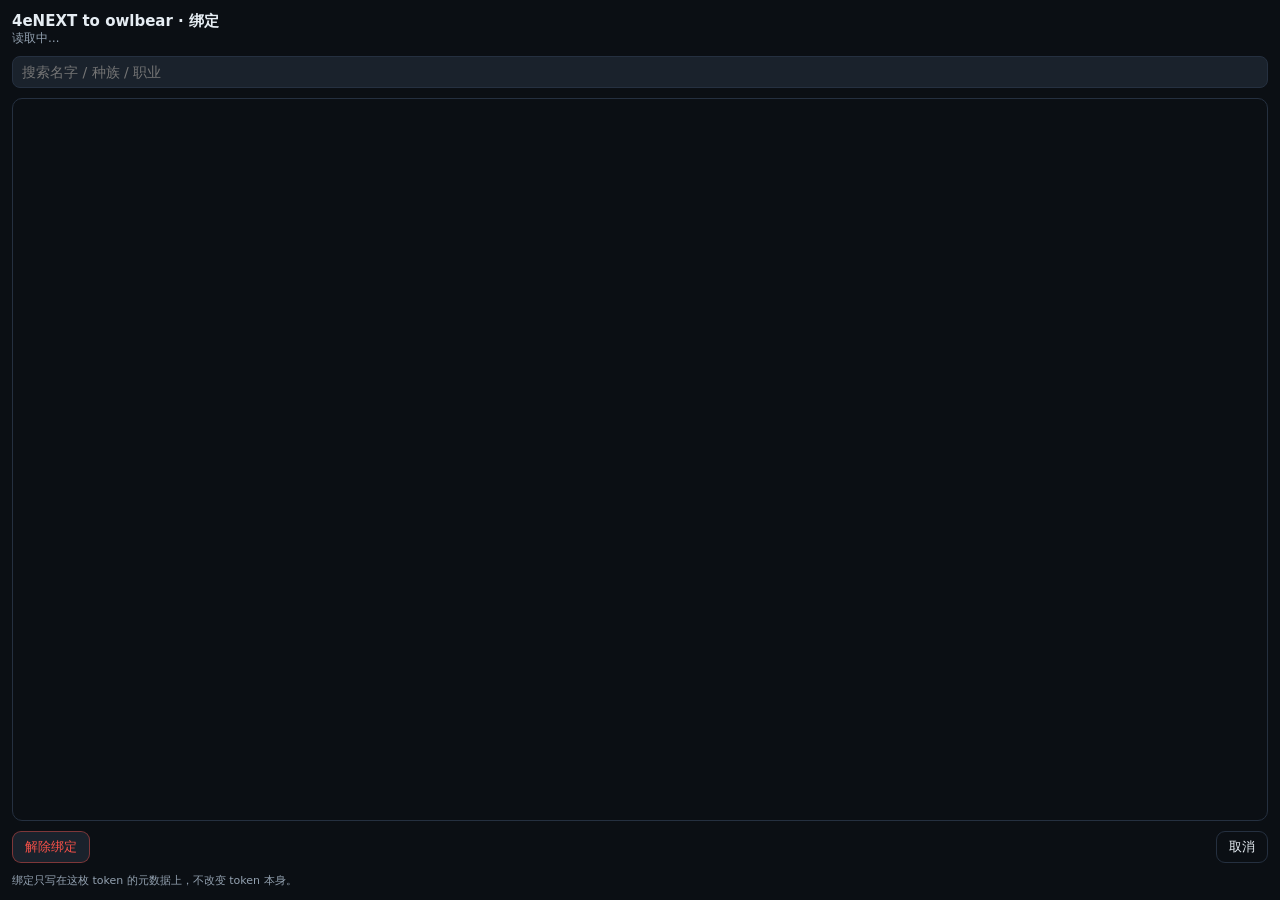
<file: bind.html>
<!doctype html>
<html lang="zh-CN">
<head>
<meta charset="utf-8">
<meta name="viewport" content="width=device-width, initial-scale=1">
<title>绑定角色卡</title>
<link rel="stylesheet" href="assets/ui.css?v=2.5.8">
</head>
<body>
<div class="bind-wrap">
  <div>
    <div class="bind-title">4eNEXT to owlbear · 绑定</div>
    <div class="bind-sub" id="sub">读取中…</div>
  </div>
  <input class="bind-search" id="q" placeholder="搜索名字 / 种族 / 职业" autocomplete="off">
  <div class="bind-list" id="list"></div>
  <div style="display:flex;gap:8px;align-items:center">
    <button class="btn danger" id="unbind">解除绑定</button>
    <button class="btn ghost" id="cancel" style="margin-left:auto">取消</button>
  </div>
  <div class="muted" style="font-size:11px">绑定只写在这枚 token 的元数据上，不改变 token 本身。</div>
</div>
<script type="module" src="assets/bind.js?v=2.5.8"></script>
</body>
</html>
</file>
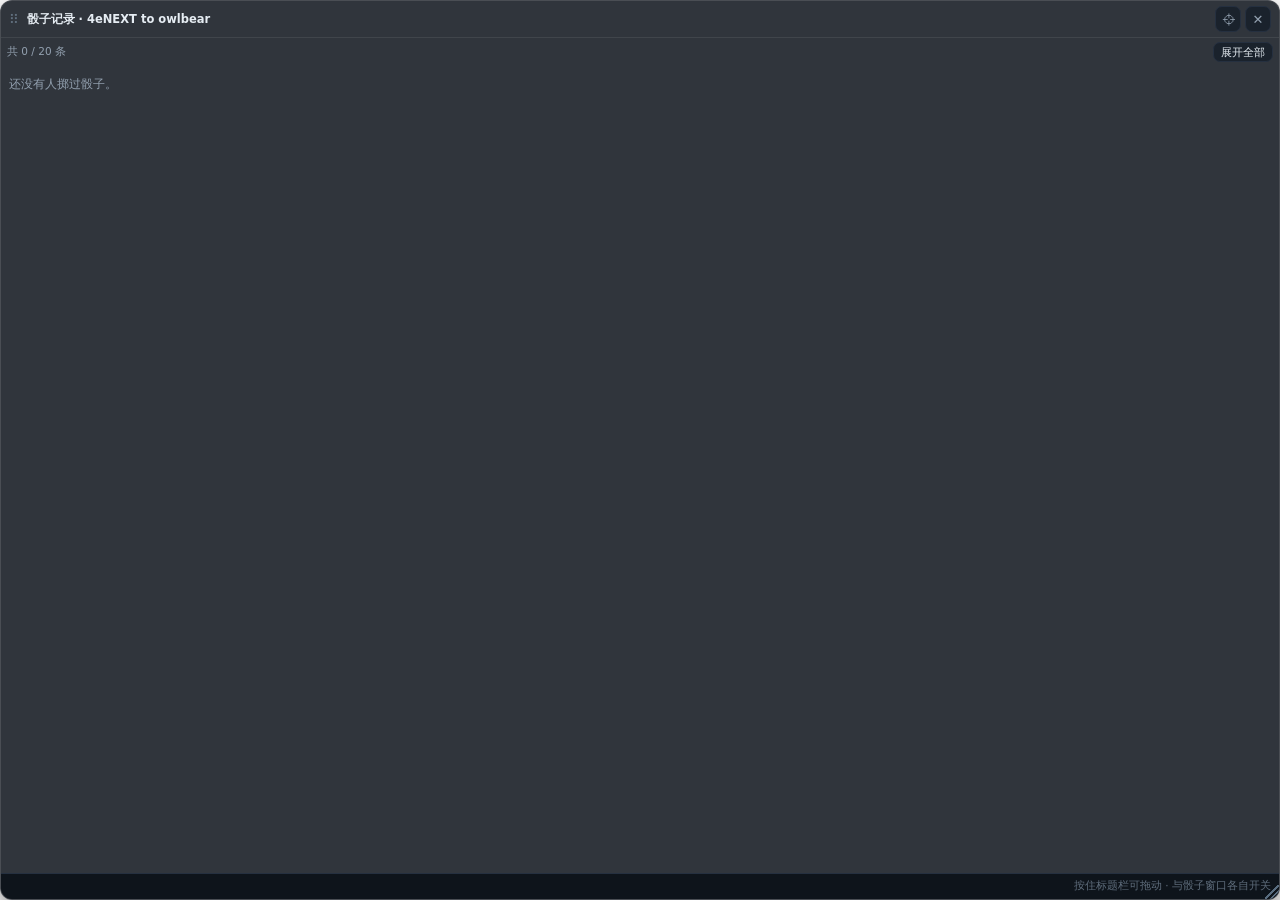
<file: dice-history.html>
<!doctype html>
<html lang="zh-CN" style="color-scheme:normal!important;background:transparent!important">
<head>
<meta charset="utf-8">
<meta name="viewport" content="width=device-width, initial-scale=1">
<!-- v1.8.0：跟 initiative.html 一样加 darkreader-lock —— 暗色扩展看到它就不处理本页；
     否则注入的 html{background:#181a1b!important} 会把透明的记录浮层重新染深。 -->
<meta name="darkreader-lock">
<title>4eNEXT to owlbear · 骰子记录</title>
<link rel="stylesheet" href="assets/ui.css?v=2.5.8">
<style>
  /* v1.7.10：记录窗口 = **浮层**（与先攻条同一视觉语言）——
     外壳透明（popover hidePaper:true），页面自己画一张 rgba(15,20,28,.86) + 8px 模糊的圆角卡片，
     地图能透出来；html 也要透明（ui.css 顶部 html{background:var(--bg)} 会整块盖住地图）。 */
  html:has(body.dh-page), html.dh-html { background: transparent !important; }
  html:has(body.dh-page) body.dh-page, body.dh-page {
    background: transparent !important; padding: 0; overflow: hidden; height: 100vh; color-scheme: normal;
  }
  html:has(body.dh-page) body.dh-page #app,
  html:has(body.dh-page) body.dh-page .win-body { background: transparent !important; }
</style>
<!-- v1.8.0（交接文件 §3.3）：样式表 !important 压不住宿主 / Dark Reader 后注入的 !important，
     补 **inline style 的 !important**（级联里最高）+ 首帧前的三件套；只透明外壳，
     卡片内容仍是 body.dh-page .win 的 rgba(15,20,28,.86)（见 ui.css），不会被这条抹掉。 -->
<style data-overlay-canvas>
  :root { color-scheme: normal !important; background: transparent !important; }
  html, body:not(.config), #root, #app, .win-body {
    background: transparent !important;
    background-color: transparent !important;
  }
</style>
</head>
<body class="win-page dh-page" style="background:transparent!important">
<!-- v1.7.0：骰子记录（**独立 popover**，id = com.4enext-owlbear/dice-history-window）。
     为什么单独一个窗口：用户要「独立可拖动的显示框」（参考 FullPeople 的 history-page），
     于是记录从骰子窗口右栏搬出来；两个窗口各自开关、可以同时开着，位置各记各的。
     默认只显示**最近 4 条**；「展开全部」后显示全部（最多 20 条，20 条封顶时删最旧）。
     数据仍来自房间数据 com.4enext-owlbear/rolls（城主客户端落笔）+ 本机暂存。
     窗口壳（拖动 / 位置记忆 / 后台在线检测 / 统一反馈）与其它窗口共用 assets/window.js。 -->
<div class="win">
  <div class="win-head" id="head" title="按住这里拖动窗口（位置会记住）">
    <span class="grip" aria-hidden="true">⠿</span>
    <div class="t"><b>骰子记录 · 4eNEXT to owlbear</b><small>最近 4 条 · 全桌共享 · 20 条封顶</small></div>
    <div class="sp">
      <button class="icon-btn" id="pin" title="回到默认位置（清除本窗口记住的位置）">⌖</button>
      <button class="icon-btn" id="close" title="关闭记录窗口（骰子窗口不受影响）">✕</button>
    </div>
  </div>

  <!-- v1.7.6：状态条默认整条隐藏（没有异常就不显示）；只有「后台未连接」这类错误才由 window.js 放出来。 -->
  <div class="bg-strip" id="bg-strip" hidden>
    <span class="bg-text" id="bg-text"></span>
    <button class="btn small" id="bg-retry" hidden>后台未连接，点这里重试</button>
  </div>

  <div class="win-body dh-wrap">
    <div class="dh-bar">
      <span class="dh-meta" id="dh-meta">共 0 / 20 条</span>
      <button class="btn small dh-toggle" type="button" id="dh-toggle" data-bg-soft title="在「最近 4 条」和全部记录之间切换">展开全部</button>
    </div>
    <div class="share-warn" id="dh-warn" hidden>城主不在线：本次结果只在本机。</div>
    <div class="dice-hist dh-list compact" id="dh-list">
      <div class="hist-empty">还没有人掷过骰子。</div>
    </div>
  </div>

  <div class="win-foot">
    <span class="win-flash" id="win-flash"></span>
    <span class="win-hint">按住标题栏可拖动 · 与骰子窗口各自开关</span>
  </div>
</div>
<script type="module" src="assets/dice-history-page.js?v=2.5.8"></script>
</body>
</html>
</file>
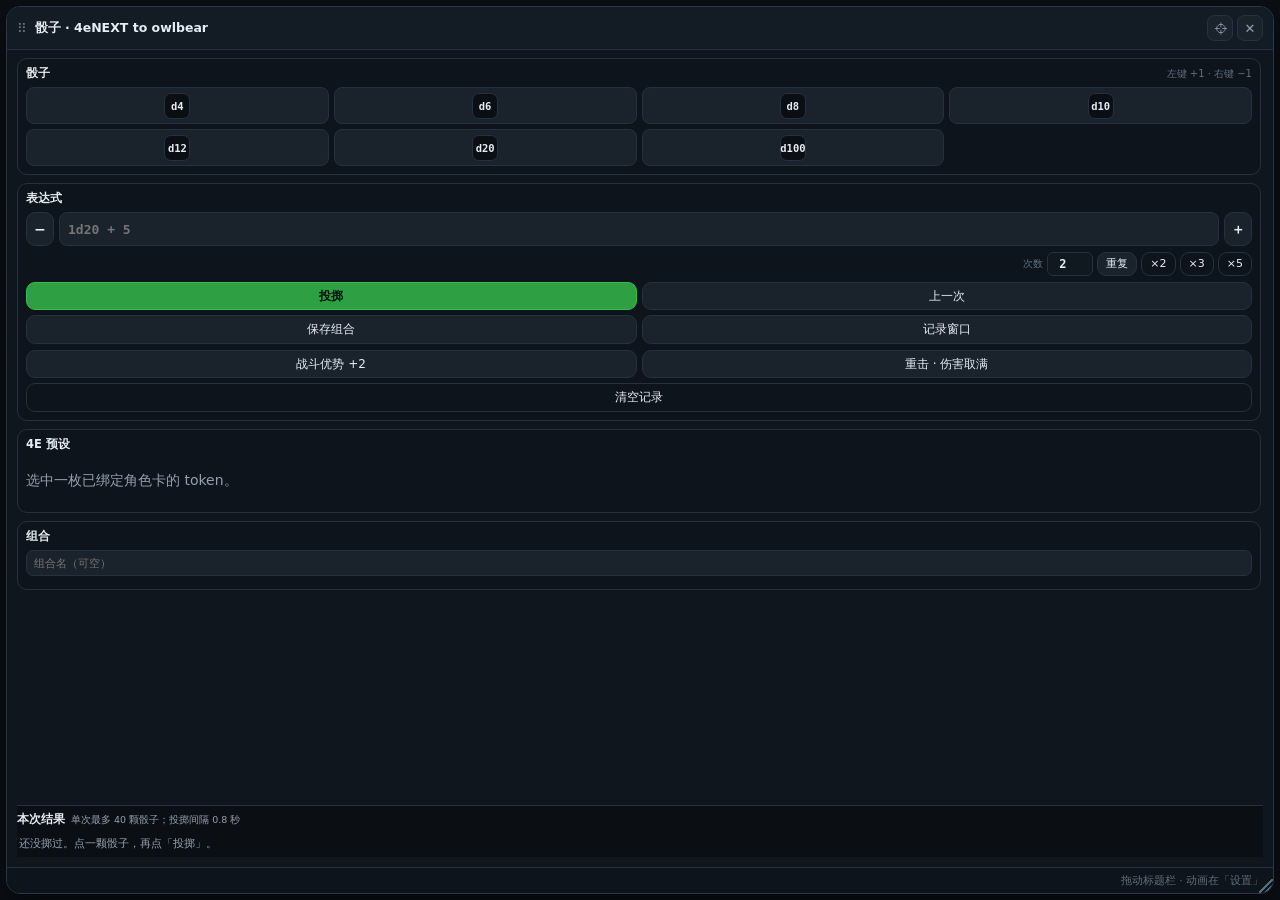
<file: dice.html>
<!doctype html>
<html lang="zh-CN">
<head>
<meta charset="utf-8">
<meta name="viewport" content="width=device-width, initial-scale=1">
<title>4eNEXT to owlbear · 骰子</title>
<link rel="stylesheet" href="assets/ui.css?v=2.5.8">
</head>
<body class="win-page dice-page">
<!-- v1.7.0：骰子（独立窗口，**单列**）。v1.5.0 的两栏右栏（本次结果 + 团队记录）已经拆开：
       · 本次结果留在本窗口（投骰动画打不开 / 被关掉时照样看得见点数）；
       · 团队记录搬去**独立的记录窗口** dice-history.html（最近 4 条，可展开全部，自己的 id + 可拖动）；
       · 投骰动画（effect.html）由 assets/dice-page.js 在算完结果后打开，开关在「设置」窗口里。
     v1.7.4（用户：窗口要**窄而高**的竖条、字号小一号、结果固定底部）：
       · 窗口 520×620 → **320×620**（background.core.js 的 WINS.dice；仍按视口夹紧）；
       · 七颗骰子 **4 + 3 两排**（.dice-row 四列栅格，320 宽下第 2 行自动 3 颗）；
       · 按钮 **2×2 换行**：投掷 / 上一次 / 保存组合 / 记录窗口；
         战斗优势 +2 / 重击·伤害取满 一行 2 个，清空记录独占一行；
       · 「本次结果」= **固定底栏**（.dice-result，flex:none + 上边框），
         上面的骰子 / 表达式 / 4E 预设 / 组合在 .dice-left 里自己滚 → 结果不随滚动消失；
       · 字号整体小一号（表达式输入 13px、说明 10px …）。
     v1.7.6（用户：只留功能本身 + 记录窗口必须打得开）：
       · 删掉标题下的副标题、表达式 / 组合 / 预设区右上的说明小字、「防御参考」整行、「投骰动画：开」；
         顶部状态条改成**默认整条隐藏**，只有「后台未连接」时才出现（错误提示必须保留）；
       · 「记录窗口」按钮改成**本页直接 OBR.popover.open**（不再先发命令等后台），
         打开后按钮变「关闭记录窗口」，失败弹 ERROR 通知 + 让后台关掉骰子窗再补开。
     规则与掷骰在 assets/dice-core.js（纯函数），4E 预设在 assets/dice-4e.js（动态加载）。 -->
<div class="win">
  <div class="win-head" id="head" title="按住这里拖动窗口（位置会记住）">
    <span class="grip" aria-hidden="true">⠿</span>
    <div class="t"><b>骰子 · 4eNEXT to owlbear</b></div>
    <div class="sp">
      <button class="icon-btn" id="pin" title="回到默认位置（清除本窗口记住的位置）">⌖</button>
      <button class="icon-btn" id="close" title="关闭窗口">✕</button>
    </div>
  </div>

  <!-- v1.7.6：状态条默认整条隐藏（没有异常就不显示）；只有「后台未连接」这类错误才由 window.js 放出来。 -->
  <div class="bg-strip" id="bg-strip" hidden>
    <span class="bg-text" id="bg-text"></span>
    <button class="btn small" id="bg-retry" hidden>后台未连接，点这里重试</button>
  </div>

  <div class="win-body dice-wrap">
    <div class="dice-cols">
      <!-- 上部：独立滚动（v1.7.4：底部「本次结果」不参与这里的滚动） -->
      <div class="dice-left">
        <div class="dice-sec">
          <div class="sec-head">
            <h3>骰子</h3>
            <span class="sec-hint">左键 +1 · 右键 −1</span>
          </div>
          <div class="dice-row" id="diceRow">
            <button class="dice-btn" type="button" data-die="d4" data-count="0" data-bg-soft>
              <span class="face">d4</span><span class="badge">0</span>
            </button>
            <button class="dice-btn" type="button" data-die="d6" data-count="0" data-bg-soft>
              <span class="face">d6</span><span class="badge">0</span>
            </button>
            <button class="dice-btn" type="button" data-die="d8" data-count="0" data-bg-soft>
              <span class="face">d8</span><span class="badge">0</span>
            </button>
            <button class="dice-btn" type="button" data-die="d10" data-count="0" data-bg-soft>
              <span class="face">d10</span><span class="badge">0</span>
            </button>
            <button class="dice-btn" type="button" data-die="d12" data-count="0" data-bg-soft>
              <span class="face">d12</span><span class="badge">0</span>
            </button>
            <button class="dice-btn" type="button" data-die="d20" data-count="0" data-bg-soft>
              <span class="face">d20</span><span class="badge">0</span>
            </button>
            <button class="dice-btn" type="button" data-die="d100" data-count="0" data-bg-soft>
              <span class="face">d100</span><span class="badge">0</span>
            </button>
          </div>
        </div>

        <div class="dice-sec">
          <div class="sec-head">
            <h3>表达式</h3>
          </div>
          <div class="expr-row">
            <button class="btn step" type="button" id="btnModMinus" title="加值 −1">−</button>
            <input class="expr-input" id="exprInput" autocomplete="off" spellcheck="false" placeholder="1d20 + 5">
            <button class="btn step" type="button" id="btnModPlus" title="加值 +1">＋</button>
          </div>
          <!-- v2.5.8：重复（repeat）快捷区 -->
          <div class="repeat-row">
            <span class="sec-hint">次数</span>
            <input class="repeat-n" id="repeat-n" type="number" min="1" max="20" step="1" value="2" aria-label="重复次数">
            <button class="btn" id="repeat-apply" type="button" data-bg-soft>重复</button>
            <button class="btn ghost" type="button" data-repeat="2">×2</button>
            <button class="btn ghost" type="button" data-repeat="3">×3</button>
            <button class="btn ghost" type="button" data-repeat="5">×5</button>
          </div>
          <!-- v1.7.4：320 宽放不下一排 4 个 → 2×2 换行 -->
          <div class="dice-acts">
            <button class="btn primary" type="button" id="btnRoll" data-bg-soft title="投掷（Enter 也可以）">投掷</button>
            <button class="btn" type="button" id="btnLast" data-bg-soft title="填回上一次掷过的公式">上一次</button>
            <button class="btn" type="button" id="btnSave" data-bg-soft title="把当前公式存成本机组合">保存组合</button>
            <button class="btn toggle" type="button" id="btnHist" data-bg-soft title="打开 / 收起独立的骰子记录窗口（最近 4 条）">记录窗口</button>
          </div>
          <!-- v1.7.4：战斗优势 / 重击 一行 2 个，清空记录独占一行 -->
          <div class="dice-acts">
            <button class="btn toggle" type="button" id="btnAdvantage" data-bg-soft title="4E 战斗优势：公式 +2（再点一下撤回）">战斗优势 +2</button>
            <button class="btn toggle" type="button" id="btnCrit" data-bg-soft title="4E 重击：伤害骰取最大值（d6→6；d20 与减法骰不取满），不是骰数翻倍">重击 · 伤害取满</button>
            <button class="btn ghost wide" type="button" id="btnClear" data-bg title="清空全桌记录（只有城主能做，要点两次）">清空记录</button>
          </div>
        </div>

        <div class="dice-sec">
          <div class="sec-head">
            <h3>4E 预设</h3>
          </div>
          <div class="preset-box" id="presets">
            <p class="muted small">选中一枚已绑定角色卡的 token。</p>
          </div>
        </div>

        <div class="dice-sec">
          <div class="sec-head">
            <h3>组合</h3>
          </div>
          <div class="combo-row">
            <input class="combo-name" id="comboName" autocomplete="off" maxlength="24" placeholder="组合名（可空）">
          </div>
          <div class="combo-box" id="combos"></div>
        </div>
      </div>

      <!-- 底部固定：本次结果（v1.7.4：flex:none + 上边框，不随上面的内容滚动） -->
      <section class="dice-result" id="resultSec">
        <div class="res-head">
          <h3>本次结果</h3>
          <span class="sync-hint">单次最多 40 颗骰子；投掷间隔 0.8 秒</span>
        </div>
        <div class="res-box" id="result">
          <div class="res-empty">还没掷过。点一颗骰子，再点「投掷」。</div>
        </div>
      </section>
    </div>
  </div>

  <div class="win-foot">
    <span class="win-flash" id="win-flash"></span>
    <span class="win-hint">拖动标题栏 · 动画在「设置」</span>
  </div>
</div>
<script type="module" src="assets/dice-page.js?v=2.5.8"></script>
</body>
</html>
</file>
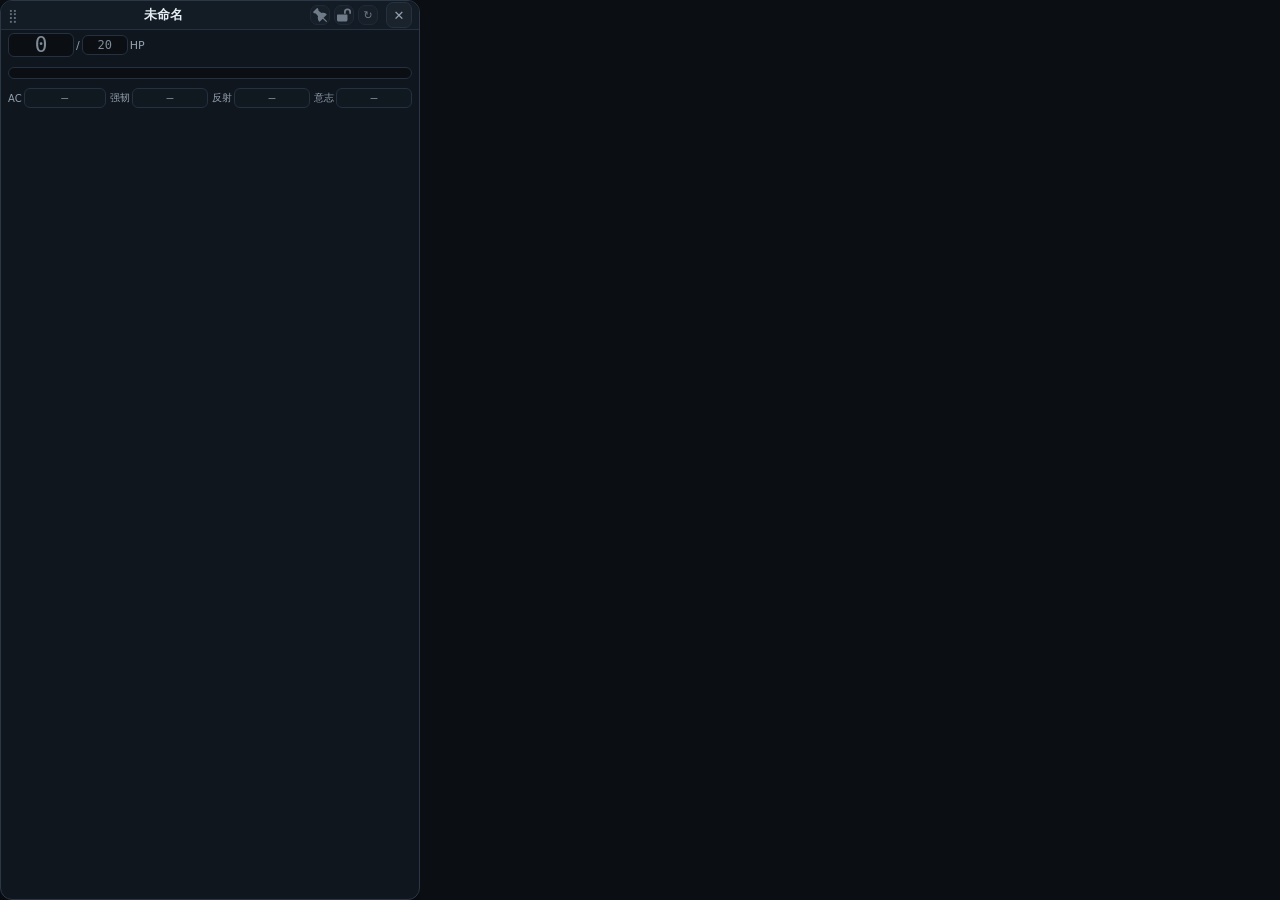
<file: hp-edit.html>
<!doctype html>
<html lang="zh-CN">
<head>
<meta charset="utf-8">
<meta name="viewport" content="width=device-width, initial-scale=1">
<title>4eNEXT to owlbear · 血条组件</title>
<link rel="stylesheet" href="assets/ui.css?v=2.5.8">
<style>
  html, body { width: 420px; height: 126px; overflow: hidden; }
</style>
</head>
<body class="win-page hpe-page">
<!-- v2.5.8：血条编辑窗照 Full Suite 的 hp-bar 重做（第一批：布局 + 字段）。
     窗口约 344×106：名称行（⣿ 拖动柄 + 居中卡名 + 钉住 / 锁定 / 重绘 + ✕）、
     生命药丸（当前 / 上限，按 cur/max 比例填充）+ 临时生命药丸、四防四个小输入、底部状态行。
     **已去掉「回复力」字段**（surges 数据只读不写，保留在 token 上）；四防保留；新增临时生命 temp。
     交互：聚焦全选、失焦 / Enter 提交、非法输入回退、saving 时输入禁用、clamp（照 hp-edit-core.js）。
     窗口壳（拖动 / 位置记忆 / 后台检测）与其它窗口共用 assets/window.js。 -->
<div class="win hpe">
  <div class="win-head hpe-head" id="head" title="按住这里拖动窗口（位置会记住）">
    <span class="grip hpe-grip" aria-hidden="true" title="拖动柄">⣿</span>
    <div class="t hpe-title"><b id="hpe-name">未命名</b></div>
    <span class="hpe-off" id="hpe-off" hidden title="后台脚本没有响应：改动仍会写进 token，但血条要等后台恢复才会重画">后台未连接</span>
    <div class="sp hpe-tools">
      <button class="icon-btn hpe-icon" id="hpe-pin" title="钉住：选中变化 / 取消选中时不自动关窗"><svg viewBox="0 0 689 699" width="14" height="14" fill="currentColor" aria-hidden="true"><g transform="translate(0,698) scale(1,-1)"><path fill="currentColor" fill-rule="nonzero" d="M522.012 206.343 L667.324 351.625 C672.844 357.117 675.812 364.668 675.512 372.449 C675.211 380.23 671.668 387.531 665.742 392.582 C598.754 450.058 506.742 469.644 422.254 445.234 L270.273 564.058 C275.344 610.308 259.09 656.351 226.113 689.172 C215.207 700.074 197.527 700.074 186.621 689.172 L8.188 510.734 C2.945 505.496 0 498.39 0 490.98 C0 483.57 2.945 476.465 8.188 471.226 C40.996 438.23 87.047 421.972 133.301 427.062 L247.84 280.539 C217.359 193.144 235.605 93.797 296.266 23.105 C301.328 17.199 308.629 13.672 316.402 13.375 C324.18 13.078 331.727 16.039 337.227 21.543 L482.504 166.855 L641.203 8.156 C646.66 2.718 653.809 0 660.941 0 C672.227 0.011 682.398 6.812 686.719 17.242 C691.035 27.672 688.652 39.675 680.676 47.664 L521.992 206.343 Z M522.012 206.343"/></g></svg></button>
      <button class="icon-btn hpe-icon" id="hpe-lock" title="锁定：玩家看不到精确数字（再点解锁）"><span id="hpe-lock-on" hidden><svg viewBox="0 0 613 772" width="14" height="14" fill="currentColor" aria-hidden="true"><g transform="translate(0,771) scale(1,-1)"><path fill="currentColor" fill-rule="nonzero" d="M205.414 462.384 L102.297 462.384 L102.297 582.689 C102.297 608.876 107.48 633.29 117.848 655.931 C128.215 678.576 142.535 698.49 160.812 715.673 C179.09 732.861 200.641 746.365 225.465 756.185 C250.289 766.005 277.43 770.915 306.895 770.915 C333.082 770.915 358.316 766.005 382.594 756.185 C406.871 746.365 428.422 732.861 447.246 715.673 C466.066 698.49 481.07 678.576 492.258 655.931 C503.441 633.29 509.035 608.876 509.035 582.689 L509.035 462.384 L410.008 462.384 L410.008 559.775 C410.008 594.146 400.461 620.744 381.367 639.564 C362.27 658.388 336.355 667.798 303.621 667.798 C274.156 667.798 250.426 658.388 232.422 639.564 C214.414 620.744 205.414 594.146 205.414 559.775 Z M558.137 413.283 C572.867 413.283 585.551 407.962 596.191 397.326 C606.828 386.685 612.148 374.001 612.148 359.271 L612.148 105.572 C612.148 90.841 609.559 77.064 604.375 64.244 C599.191 51.423 592.098 40.236 583.098 30.689 C574.094 21.142 563.457 13.638 551.18 8.185 C538.902 2.728 525.402 0.001 510.672 0.001 L97.387 0.001 C82.656 0.001 69.289 2.728 57.285 8.185 C45.285 13.638 35.055 20.869 26.598 29.872 C18.141 38.872 11.594 49.376 6.957 61.38 C2.32 73.38 0 86.205 0 99.841 L0 359.271 C0 374.001 5.184 386.685 15.551 397.326 C25.914 407.962 38.465 413.283 53.195 413.283 Z M558.137 413.283"/></g></svg></span><span id="hpe-lock-off"><svg viewBox="0 0 814 769" width="14" height="14" fill="currentColor" aria-hidden="true"><g transform="translate(0,768) scale(1,-1)"><path fill="currentColor" fill-rule="nonzero" d="M611.758 767.949 C637.789 767.949 662.871 763.066 687.004 753.305 C711.141 743.543 732.562 730.121 751.273 713.039 C769.984 695.953 785.031 676.023 796.422 653.246 C807.812 630.465 813.504 606.062 813.504 580.031 L813.504 459.629 L715.07 459.629 L715.07 557.25 C715.07 591.418 705.445 617.992 686.191 636.977 C666.938 655.957 641.043 665.449 608.504 665.449 C579.215 665.449 555.625 655.957 537.727 636.977 C519.828 617.992 510.883 591.418 510.883 557.25 L510.883 458.004 L408.379 458.004 L408.379 580.031 C408.379 606.062 413.531 630.465 423.836 653.246 C434.141 676.023 448.379 695.953 466.547 713.039 C484.715 730.121 506.137 743.543 530.812 753.305 C555.488 763.066 582.469 767.949 611.758 767.949 Z M610.129 213.137 L610.129 104.941 C610.129 90.301 607.555 76.469 602.402 63.453 C597.25 50.437 590.199 39.32 581.25 30.102 C572.301 20.879 561.727 13.559 549.523 8.137 C537.32 2.711 523.898 0 509.254 0 L97.621 0 C82.977 0 69.691 2.574 57.758 7.727 C45.828 12.879 35.523 19.93 26.844 28.879 C18.168 37.828 11.523 48.269 6.914 60.199 C2.305 72.133 0 84.875 0 98.434 L0 357.129 C0 372.312 5.289 385.059 15.863 395.363 C26.438 405.668 38.777 410.82 52.879 410.82 L556.438 410.82 C571.625 410.82 584.367 405.668 594.672 395.363 C604.977 385.059 610.129 372.312 610.129 357.129 Z M610.129 213.137"/></g></svg></span></button>
      <button class="icon-btn hpe-icon" id="hpe-repaint" title="重绘血条：强制重算血条环 / 四防盾 / 资源徽记">↻</button>
      <span class="win-flash hpe-flash" id="win-flash"></span>
      <button class="icon-btn" id="close" title="关闭编辑窗（血条组件保持开启）">✕</button>
    </div>
  </div>

  <div class="hpe-body">
    <div class="hpe-row hpe-pills">
      <label class="hpe-pill hpe-hp-pill hpe-hp-fields" id="hpe-hp-pill" for="hpe-cur" title="生命：当前 / 上限（点这里也能编辑）">
        <input class="hpe-num" id="hpe-cur" type="text" inputmode="numeric" autocomplete="off" spellcheck="false" data-bg-soft placeholder="0" aria-label="当前生命">
        <span class="hpe-sep">/</span>
        <input class="hpe-num" id="hpe-max" type="text" inputmode="numeric" autocomplete="off" spellcheck="false" data-bg-soft placeholder="20" aria-label="生命上限">
        <span class="hpe-unit">HP</span>
      </label>
      <label class="hpe-pill hpe-temp-pill" for="hpe-temp" title="临时生命（0~999，点这里也能编辑）">
        <span class="hpe-unit">临时</span>
        <input class="hpe-num" id="hpe-temp" type="text" inputmode="numeric" autocomplete="off" spellcheck="false" data-bg-soft placeholder="—" aria-label="临时生命">
        <span class="hpe-hp-temp-note" id="hpe-hp-temp-note" style="display:none"></span>
      </label>
      <label class="hpe-pill hpe-init-pill" for="hpe-init" title="先攻：填一个数字（合计）；没加入先攻会自动加入，先攻条直接显示这个数">
        <span class="hpe-unit">先攻</span>
        <input class="hpe-num" id="hpe-init" type="text" inputmode="numeric" autocomplete="off" spellcheck="false" placeholder="—" aria-label="先攻">
      </label>
      <label class="hpe-pill hpe-hide-pill" title="对玩家隐藏血条（GM 仍可见）">
        <input type="checkbox" id="hpe-hide">
        <span>隐藏</span>
      </label>
    </div>

    <div class="hpe-row hpe-hp-bar-row">
      <div class="hpe-hp-track" id="hpe-hp-track" aria-hidden="true">
        <span class="hpe-bar-fill" id="hpe-hp-fill"></span>
      </div>
    </div>

    <div class="hpe-row hpe-defs">
      <label class="hpe-def" title="AC（护甲等级）"><span>AC</span>
        <input class="hpe-num" id="hpe-def-ac" data-bg-soft type="text" inputmode="numeric" autocomplete="off" placeholder="—"></label>
      <label class="hpe-def" title="强韧（Fortitude）"><span>强韧</span>
        <input class="hpe-num" id="hpe-def-fort" data-bg-soft type="text" inputmode="numeric" autocomplete="off" placeholder="—"></label>
      <label class="hpe-def" title="反射（Reflex）"><span>反射</span>
        <input class="hpe-num" id="hpe-def-reflex" data-bg-soft type="text" inputmode="numeric" autocomplete="off" placeholder="—"></label>
      <label class="hpe-def" title="意志（Will）"><span>意志</span>
        <input class="hpe-num" id="hpe-def-will" data-bg-soft type="text" inputmode="numeric" autocomplete="off" placeholder="—"></label>
    </div>
  </div>
</div>
<script type="module" src="assets/hp-edit-page.js?v=2.5.8"></script>
</body>
</html>
</file>
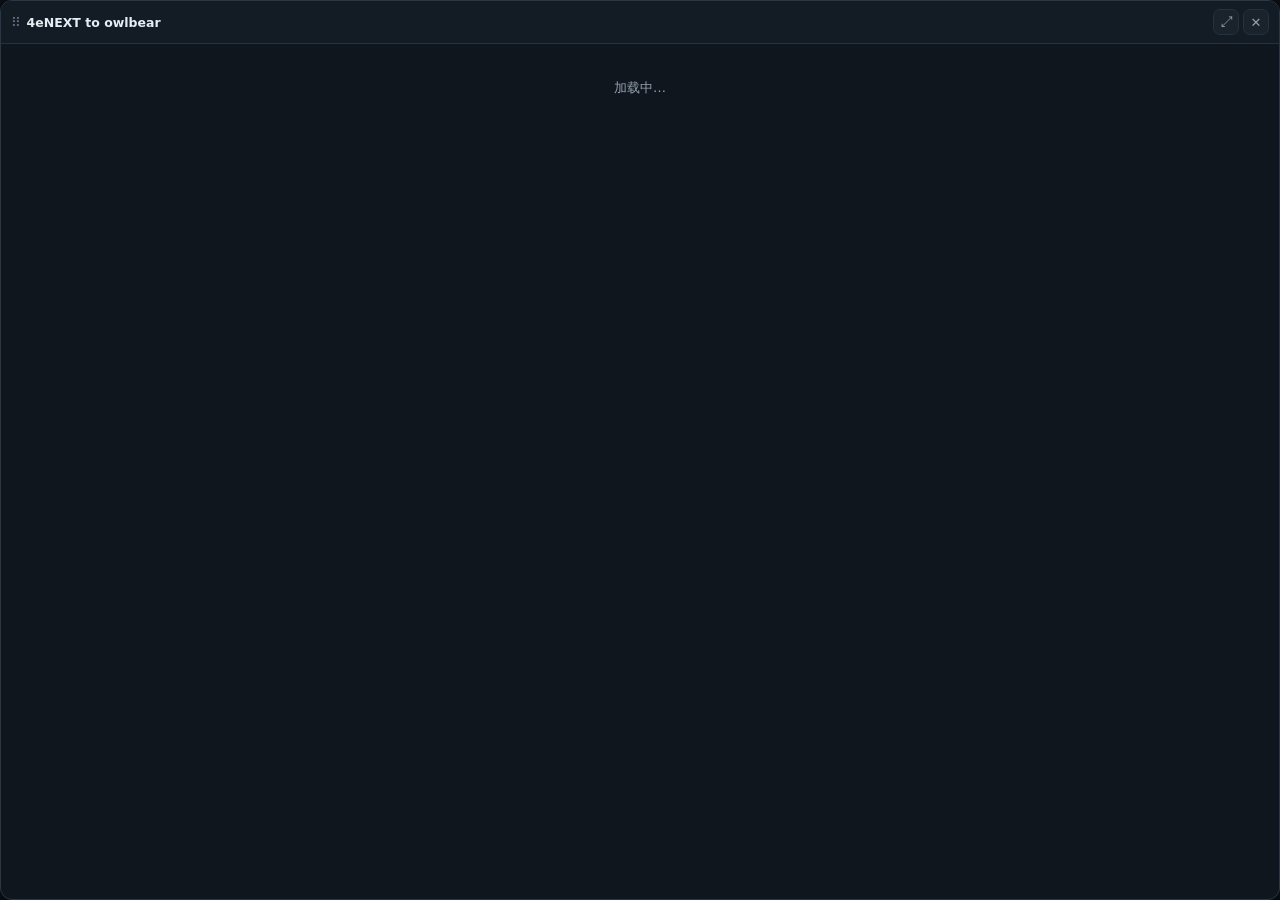
<file: info.html>
<!doctype html>
<html lang="zh-CN">
<head>
<meta charset="utf-8">
<meta name="viewport" content="width=device-width, initial-scale=1">
<title>4eNEXT to owlbear · 速览</title>
<!-- v1.7.13：入口资源带 ?v=（与 background.html 的 background.bundle.js?v= 同一套做法）。
     真机「一点没改」的另一种解释是浏览器 / 宿主仍在用旧缓存的 info.js / glance.js ——
     旧版的威能 chip 是 <span>、装备行不是 button，看起来就完全点不动。 -->
<link rel="stylesheet" href="assets/ui.css?v=2.5.8">
<link rel="stylesheet" href="assets/glance.css?v=2.5.8">
</head>
<body class="info-body">
<div class="pop">
  <div class="pop-head" id="head" title="按住这里拖动弹窗（位置会记住）">
    <span class="grip" aria-hidden="true">⠿</span>
    <!-- v1.7.6：删掉标题下的副标题（原来会写「token：Cleric」这类说明小字）。 -->
    <div class="t"><span id="title-text">4eNEXT to owlbear</span></div>
    <div class="sp">
      <button class="icon-btn" id="panel" title="打开完整角色卡面板">⤢</button>
      <button class="icon-btn" id="close" title="关闭">✕</button>
    </div>
  </div>
  <div class="pop-body" id="body"><div class="pop-empty">加载中…</div></div>
</div>
<script type="module" src="assets/info.js?v=2.5.8"></script>
  <span id="scope" hidden></span>
</body>
</html>
</file>
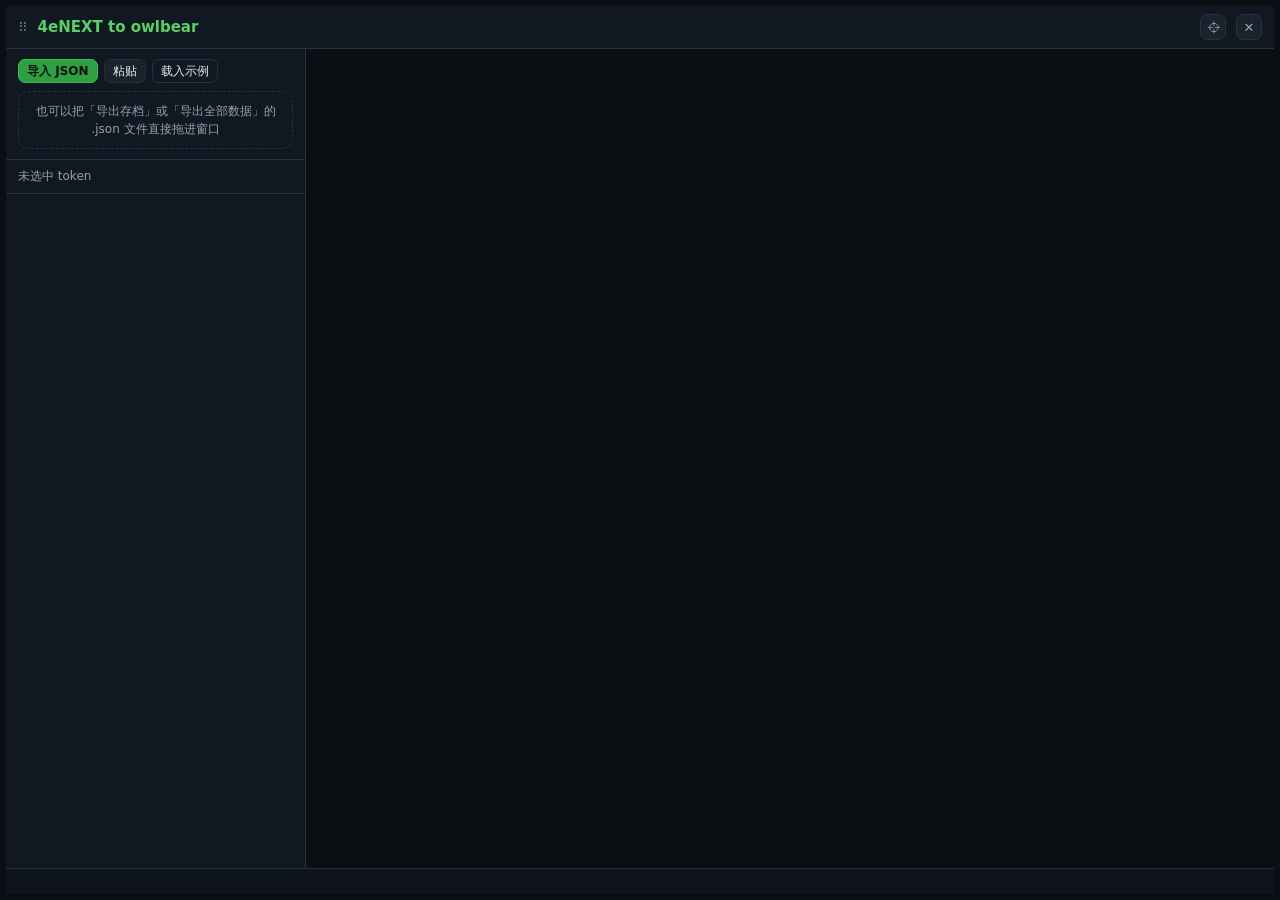
<file: panel.html>
<!doctype html>
<html lang="zh-CN">
<head>
<meta charset="utf-8">
<meta name="viewport" content="width=device-width, initial-scale=1">
<title>4eNEXT to owlbear · 角色卡</title>
<link rel="stylesheet" href="assets/ui.css?v=2.5.8">
<link rel="stylesheet" href="assets/glance.css?v=2.5.8">
</head>
<body class="win-page">
<!-- v1.3.1：「角色卡面板」只负责**导入 / 列表 / 预览 / 绑定**（用户口中的「导入面板」）。
     先攻、骰子已经拆成各自独立的窗口（initiative.html / dice.html），这里**不再有 tab**。
     面板打开时由后台按视口夹紧尺寸，内部列表与预览各自独立滚动，所以任何屏幕都看得全。 -->
<div class="panel">
  <header class="panel-top" id="head" title="按住这里可以拖动窗口（popover 模式下有效，位置会记住）">
    <span class="grip" aria-hidden="true">⠿</span>
    <div class="panel-title">4eNEXT to owlbear</div>
    <div class="panel-top-right">
      <button class="icon-btn" id="pin" title="回到默认位置（清除本面板记住的位置）">⌖</button>
      <button class="icon-btn" id="close" title="关闭面板">✕</button>
    </div>
  </header>

  <!-- v1.7.6：状态条默认整条隐藏（没有异常就不显示）；只有「后台未连接」这类错误才由 window.js 放出来。 -->
  <div class="bg-strip" id="bg-strip" hidden>
    <span class="bg-text" id="bg-text"></span>
    <button class="btn small" id="bg-retry" hidden>后台未连接，点这里重试</button>
  </div>

  <div class="panel-body">
    <aside class="panel-side">
      <div class="import-box">
        <div class="row">
          <button class="btn primary small" id="pick" data-bg-soft>导入 JSON</button>
          <button class="btn small" id="paste-toggle" data-bg-soft>粘贴</button>
          <button class="btn small ghost" id="sample" data-bg-soft>载入示例</button>
        </div>
        <input type="file" id="file" accept=".json,application/json" multiple hidden>
        <div id="paste-wrap" style="display:none;margin-top:8px">
          <textarea id="paste" placeholder="把 4E NEXT「导出存档」或「导出全部数据（备份）」的 JSON 全文粘贴到这里"></textarea>
          <button class="btn small" id="paste-ok" data-bg-soft style="margin-top:6px">导入这段 JSON</button>
        </div>
        <div class="drop-hint" style="margin-top:8px">也可以把「导出存档」或「导出全部数据」的 .json 文件直接拖进窗口</div>
      </div>
      <div class="sel-token" id="sel">未选中 token</div>
      <div class="card-list" id="list"></div>
    </aside>
    <main class="panel-main"><div class="panel-main-inner" id="view"></div></main>
  </div>

  <div class="win-foot">
    <span class="win-flash" id="win-flash"></span>
  </div>
</div>
<div class="drag-overlay" id="overlay"><b>松手导入 4E NEXT JSON（导出存档 / 全量备份）</b></div>
<script type="module" src="assets/panel.js?v=2.5.8"></script>
</body>
</html>
</file>
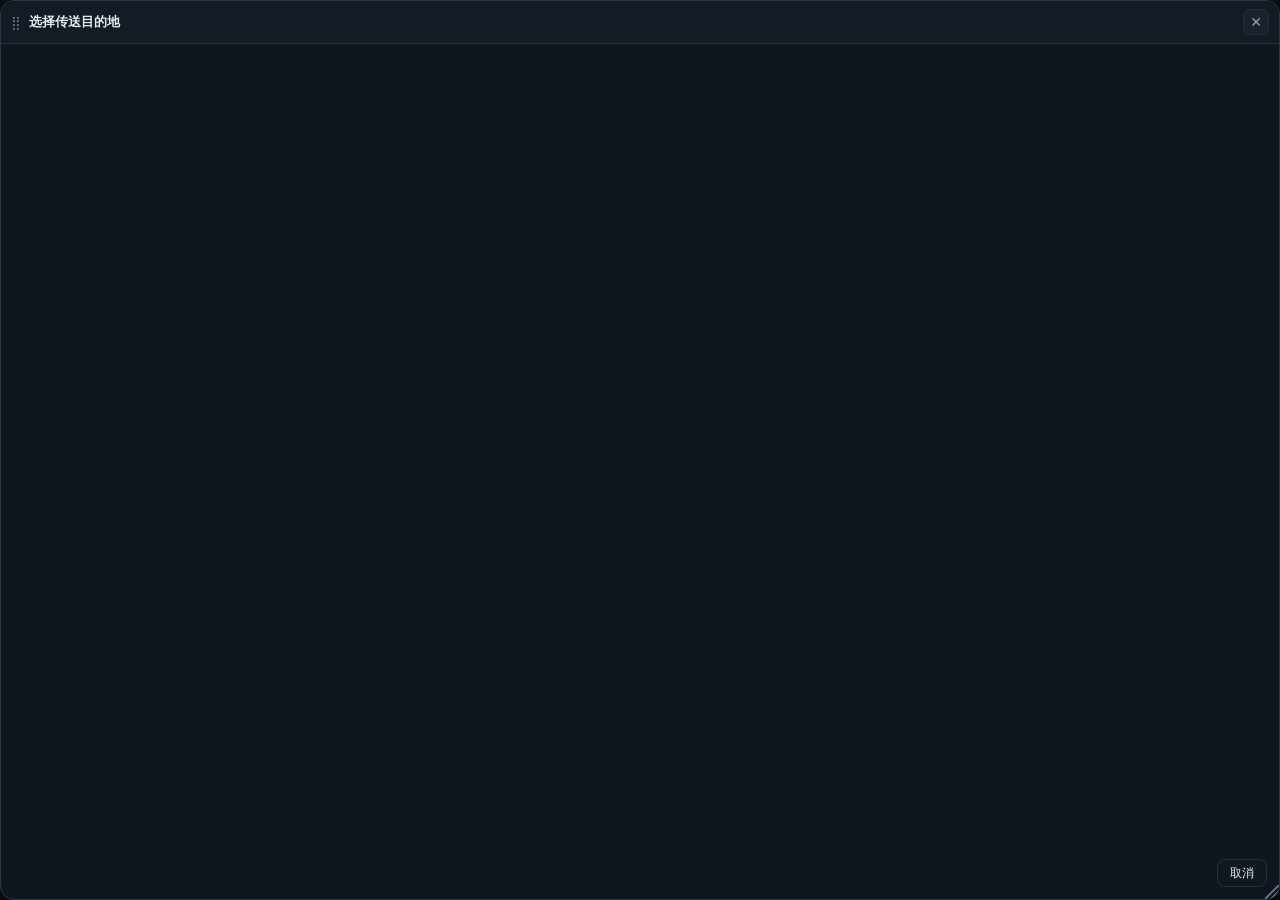
<file: portal-dest.html>
<!doctype html>
<html lang="zh-CN">
<head>
<meta charset="utf-8">
<meta name="viewport" content="width=device-width, initial-scale=1">
<title>4eNEXT to owlbear · 传送目的地</title>
<link rel="stylesheet" href="assets/ui.css?v=2.5.8">
<style>
  html, body.pd-page { height: 100%; }
  body.pd-page { margin: 0; padding: 0; overflow: hidden; box-sizing: border-box; }
  body.pd-page .win { height: 100vh; max-height: 100vh; display: flex; flex-direction: column; box-sizing: border-box; }
  .pd-body { flex: 1 1 auto; min-height: 0; display: flex; flex-direction: column; gap: 6px; padding: 8px 12px 12px; box-sizing: border-box; overflow: hidden; border: 0; background: transparent; border-radius: 0; box-shadow: none; }
  .dest-list { flex: 1 1 auto; min-height: 72px; overflow-y: auto; overflow-x: hidden; display: flex; flex-direction: column; border: 0; background: transparent; border-radius: 0; box-shadow: none; }
  .dest-empty { flex: 1 1 auto; display: flex; align-items: center; justify-content: center; padding: 12px; color: #93a1b0; font-size: 11px; text-align: center; }
  .dest-list button.dest {
    flex: 0 0 auto; display: flex; justify-content: space-between; align-items: center; gap: 8px;
    min-height: 32px; padding: 8px 2px; border: 0; border-bottom: 1px solid var(--line); border-radius: 0;
    background: transparent; color: #e6edf3; cursor: pointer; text-align: left; font-size: 12px; box-sizing: border-box;
  }
  .dest-list button.dest:last-child { border-bottom: 0; }
  .dest-list button.dest:hover { background: rgba(63, 139, 255, .08); }
  .dest-list .tag { font-size: 10px; color: #93a1b0; }
  .dest-foot { flex: 0 0 auto; display: flex; align-items: center; justify-content: flex-end; gap: 8px; padding-top: 2px; }
  .dest-foot .hint { flex: 1 1 auto; min-width: 0; font-size: 10.5px; color: #93a1b0; line-height: 1.4; }
  .dest-foot .btn { flex: 0 0 auto; }
  .pd-close { font-size: 14px; line-height: 1; }
</style>
</head>
<body class="win-page pd-page">
<div class="win pd">
  <div class="win-head" id="head" title="按住这里拖动窗口（位置会记住）">
    <span class="grip" aria-hidden="true" title="拖动柄">⣿</span>
    <div class="t"><b>选择传送目的地</b></div>
    <div class="sp"><button class="icon-btn pd-close" id="pd-close-x" type="button" title="关闭（Esc）">✕</button></div>
  </div>
  <div class="win-body pd-body">
    <div class="dest-list" id="pd-list"></div>
    <div class="dest-foot">
      <button class="win-btn" id="pd-close" type="button" data-bg-soft>取消</button>
    </div>
  </div>
</div>
<script type="module" src="assets/portal-dest-page.js?v=2.5.8"></script>
</body>
</html>
</file>
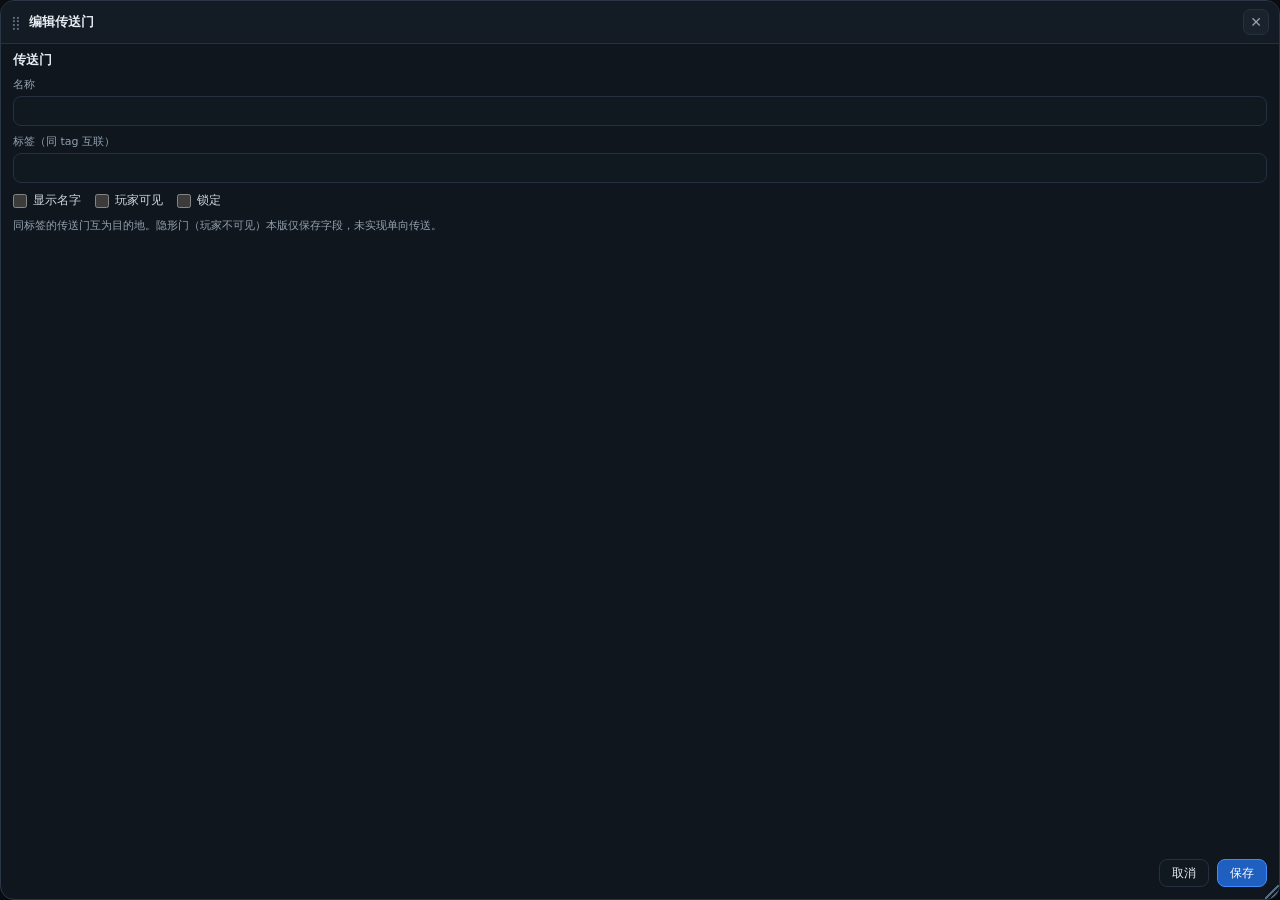
<file: portal-edit.html>
<!doctype html>
<html lang="zh-CN">
<head>
<meta charset="utf-8">
<meta name="viewport" content="width=device-width, initial-scale=1">
<title>4eNEXT to owlbear · 传送门编辑</title>
<link rel="stylesheet" href="assets/ui.css?v=2.5.8">
<style>
  html, body { height: 100%; }
  body.pe-page { padding: 0; overflow: hidden; height: 100vh; }
  body.pe-page .win { height: 100vh; max-height: 100vh; display: flex; flex-direction: column; }
  .pe-body {
    flex: 1 1 auto; min-height: 0; overflow-y: auto; box-sizing: border-box;
    padding: 8px 12px 12px; display: flex; flex-direction: column; gap: 8px;
  }
  .pe-body h3 { margin: 0; font-size: 12.5px; color: #e6edf3; }
  .pe-body .row { display: flex; gap: 8px; }
  .pe-body .row .win-label { flex: 1 1 0; }
  .pe-body .checks { display: flex; gap: 14px; flex-wrap: wrap; padding: 2px 0; }
  .pe-body .foot { flex: 0 0 auto; margin-top: auto; padding-top: 4px; display: flex; gap: 8px; justify-content: flex-end; }
  .pe-close { font-size: 14px; line-height: 1; }
</style>
</head>
<body class="win-page pe-page">
<div class="win pe">
  <div class="win-head" id="head" title="按住这里拖动窗口（位置会记住）">
    <span class="grip" aria-hidden="true" title="拖动柄">⣿</span>
    <div class="t"><b>编辑传送门</b></div>
    <div class="sp"><button class="icon-btn pe-close" id="pe-close-x" type="button" title="关闭（Esc）">✕</button></div>
  </div>
  <div class="win-body pe-body">
    <h3>传送门</h3>
    <label class="win-label">名称
      <input class="win-input" id="pe-name" type="text" maxlength="40" autocomplete="off">
    </label>
    <div class="row">
      <label class="win-label">标签（同 tag 互联）
        <input class="win-input" id="pe-tag" type="text" maxlength="40" autocomplete="off">
      </label>
    </div>
    <div class="checks">
      <label class="win-check-row"><input class="win-check" id="pe-show-name" type="checkbox"> 显示名字</label>
      <label class="win-check-row"><input class="win-check" id="pe-visible" type="checkbox"> 玩家可见</label>
      <label class="win-check-row"><input class="win-check" id="pe-locked" type="checkbox"> 锁定</label>
    </div>
    <p class="win-note">同标签的传送门互为目的地。隐形门（玩家不可见）本版仅保存字段，未实现单向传送。</p>
    <div class="foot">
      <button class="win-btn" id="pe-close" type="button" data-bg-soft>取消</button>
      <button class="win-btn primary" id="pe-save" type="button" data-bg-soft>保存</button>
    </div>
  </div>
</div>
<script type="module" src="assets/portal-page.js?v=2.5.8"></script>
</body>
</html>
</file>
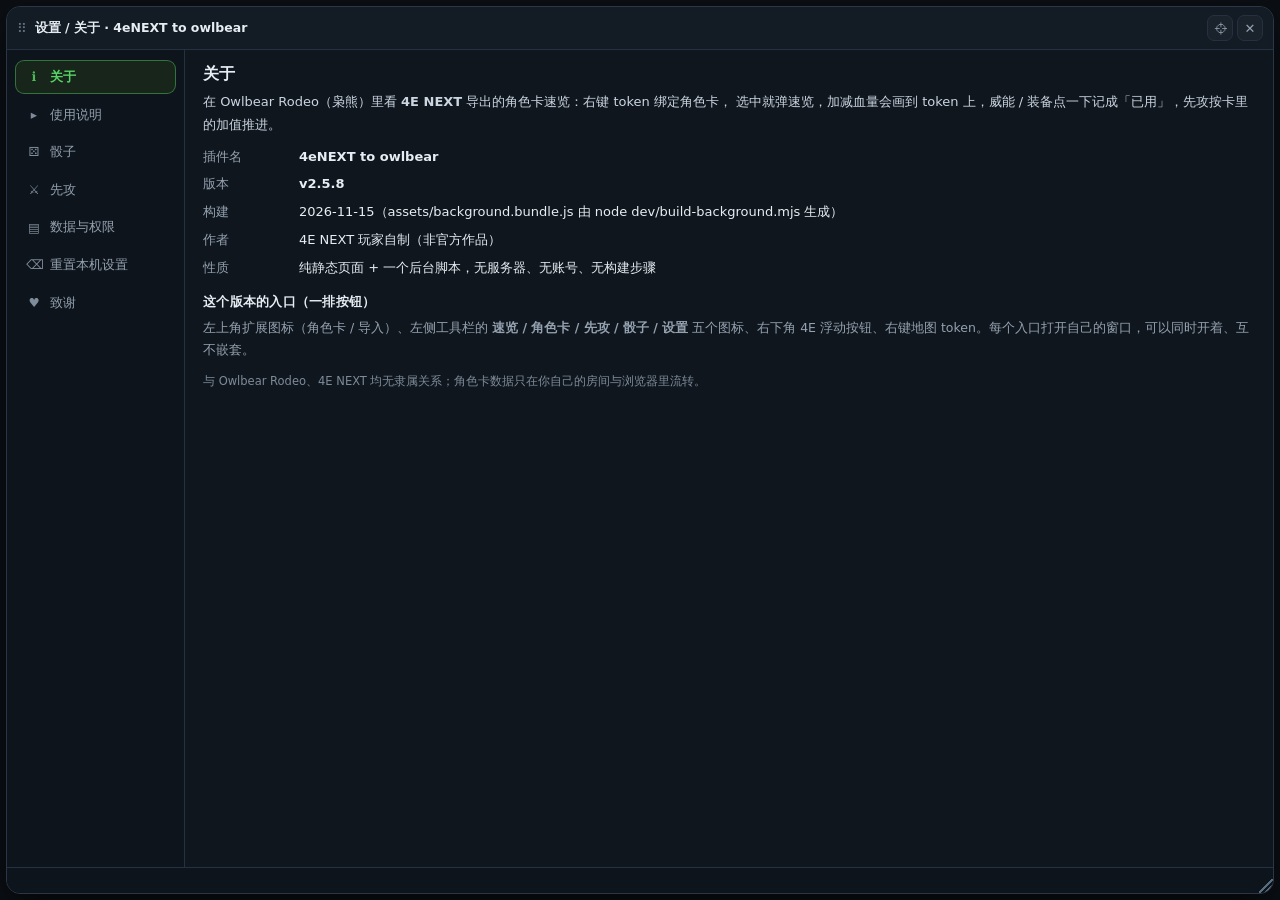
<file: settings.html>
<!doctype html>
<html lang="zh-CN">
<head>
<meta charset="utf-8">
<meta name="viewport" content="width=device-width, initial-scale=1">
<title>4eNEXT to owlbear · 设置 / 关于</title>
<link rel="stylesheet" href="assets/ui.css?v=2.5.8">
</head>
<body class="win-page">
<!-- v1.3.2：设置 / 关于窗口（独立 popover，入口 = 左侧工具栏「设置」）。
     左侧分栏 + 右侧内容（参考 FullPeople 的「设置 / 关于」），窗口可拖动、打开前按视口夹紧。
     内容全部是静态说明（不做多语言）；版本号一律由 assets/settings-page.js 从
     common.js 的 PLUGIN_VERSION 写进来，HTML 里不写死版本。 -->
<div class="win">
  <div class="win-head" id="head" title="按住这里拖动窗口（位置会记住）">
    <span class="grip" aria-hidden="true">⠿</span>
    <div class="t"><b>设置 / 关于 · 4eNEXT to owlbear</b></div>
    <div class="sp">
      <button class="icon-btn" id="pin" title="回到默认位置（清除本窗口记住的位置）">⌖</button>
      <button class="icon-btn" id="close" title="关闭窗口">✕</button>
    </div>
  </div>

  <!-- v1.7.6：状态条默认整条隐藏（没有异常就不显示）；只有「后台未连接」这类错误才由 window.js 放出来。 -->
  <div class="bg-strip" id="bg-strip" hidden>
    <span class="bg-text" id="bg-text"></span>
    <button class="btn small" id="bg-retry" hidden>后台未连接，点这里重试</button>
  </div>

  <div class="set-body">
    <nav class="set-nav" id="set-nav" aria-label="设置分区">
      <button class="set-tab on" type="button" data-pane="about" aria-controls="pane-about" aria-current="true"><span class="ico" aria-hidden="true">ℹ</span>关于</button>
      <button class="set-tab" type="button" data-pane="guide" aria-controls="pane-guide"><span class="ico" aria-hidden="true">▸</span>使用说明</button>
      <button class="set-tab" type="button" data-pane="dice" aria-controls="pane-dice"><span class="ico" aria-hidden="true">⚄</span>骰子</button>
      <button class="set-tab" type="button" data-pane="initiative" aria-controls="pane-initiative"><span class="ico" aria-hidden="true">⚔</span>先攻</button>
      <button class="set-tab" type="button" data-pane="data" aria-controls="pane-data"><span class="ico" aria-hidden="true">▤</span>数据与权限</button>
      <button class="set-tab" type="button" data-pane="reset" aria-controls="pane-reset"><span class="ico" aria-hidden="true">⌫</span>重置本机设置</button>
      <button class="set-tab" type="button" data-pane="thanks" aria-controls="pane-thanks"><span class="ico" aria-hidden="true">♥</span>致谢</button>
    </nav>

    <div class="set-main" id="set-main">
      <!-- ---------------- 关于 ---------------- -->
      <section class="set-pane on" id="pane-about">
        <h3>关于</h3>
        <p class="set-lead">在 Owlbear Rodeo（枭熊）里看 <b>4E NEXT</b> 导出的角色卡速览：右键 token 绑定角色卡，
          选中就弹速览，加减血量会画到 token 上，威能 / 装备点一下记成「已用」，先攻按卡里的加值推进。</p>
        <div class="set-kv">
          <span class="k">插件名</span><span><b>4eNEXT to owlbear</b></span>
          <span class="k">版本</span><span><b id="set-version">—</b></span>
          <span class="k">构建</span><span id="set-build">—</span>
          <span class="k">作者</span><span>4E NEXT 玩家自制（非官方作品）</span>
          <span class="k">性质</span><span>纯静态页面 + 一个后台脚本，无服务器、无账号、无构建步骤</span>
        </div>
        <div class="set-sec">
          <h4>这个版本的入口（一排按钮）</h4>
          <p class="set-muted">左上角扩展图标（角色卡 / 导入）、左侧工具栏的 <b>速览 / 角色卡 / 先攻 / 骰子 / 设置</b>
            五个图标、右下角 4E 浮动按钮、右键地图 token。每个入口打开自己的窗口，可以同时开着、互不嵌套。</p>
        </div>
        <p class="set-hint">与 Owlbear Rodeo、4E NEXT 均无隶属关系；角色卡数据只在你自己的房间与浏览器里流转。</p>
      </section>

      <!-- ---------------- 使用说明 ---------------- -->
      <section class="set-pane" id="pane-guide">
        <h3>使用说明</h3>
        <ol class="set-list">
          <li><b>导出</b>：4E NEXT → 打开角色卡 →「导出存档（JSON）」→ 得到一个 <code>.json</code> 文件。</li>
          <li><b>导入</b>：打开「角色卡 / 导入」窗口（左上角图标 / 工具栏「角色卡」/ 右下角 4E 按钮），
            把文件拖进窗口、或点「导入 JSON」、或点「粘贴」贴上 JSON 全文。同名卡会就地更新，已绑定的 token 不丢。</li>
          <li><b>绑定</b>：在地图上<b>右键</b>一个图片 token →「绑定 4E NEXT 角色卡」→ 选一张卡（可搜索）。</li>
          <li><b>看速览</b>：选中这枚 token，速览小窗会从 token 上方弹出；
            也可以点工具栏「速览」给当前选中的 token 开一次（没选中时会提示先选一个）。</li>
          <li><b>打起来</b>：在速览里点 <code>−1 / −5 / −10</code> 或 <code>＋1 / ＋5 / ＋10</code> 改血，
            token 上的血条会跟着变；威能 / 装备点一下变灰＝已用，再点恢复；「长休」一键还原。</li>
          <li><b>先攻</b>：右键 token →「加入先攻」/「隐形加入先攻」（先攻条会自动弹出）→
      先攻条上「战斗准备 / 突袭 / 开始战斗」，再「上一回合 / 下一回合」推进；GM 任意推进，玩家点卡片上的「结束」。
      <b>要移出</b>：右键已经在先攻里的 token →「移出先攻」，或点先攻条上 GM 卡片右上角的 ✕；
      token 被删掉时条目会<b>自动清理</b>，游标顺移到下一条。</li>
        </ol>
        <div class="set-sec">
          <h4>窗口怎么用</h4>
          <ul class="set-list">
            <li>按住标题栏（左侧 ⠿ 那一条）可以把窗口拖到不挡地图的地方；<b>每个窗口各自记位置</b>（存在本机）。</li>
            <li>标题栏右上角的 <b>⌖</b> 清掉这个窗口记住的位置、回到默认点；速览小窗的 ⌖ 是「回到 token 上方」。</li>
            <li>窗口打开前会按<b>视口尺寸夹紧</b>，小屏 / 合盖后再打开也不会超出屏幕。</li>
            <li>窗口顶部有一条<b>后台连接状态</b>：显示「后台未连接，点这里重试」时，先点它重试；
              仍然不行就打开插件根目录的 <code>background.html</code> 看自检日志。</li>
          </ul>
        </div>
        <div class="set-sec">
          <h4>入口一览</h4>
          <div class="set-table">
            <span class="h">入口</span><span class="h">打开什么</span>
            <span>左上角扩展图标</span><span>角色卡 / 导入（由 manifest 的 action 提供，不依赖后台脚本）</span>
            <span>工具栏「速览」</span><span>当前选中 token 的速览（与「选中即弹」同一个窗口）</span>
            <span>工具栏「角色卡」</span><span>导入 / 列表 / 预览 / 绑定</span>
            <span>工具栏「先攻」</span><span>先攻条（战斗准备 / 突袭 / 一键清空 / 回合推进 / 拖拽排序）</span>
            <span>工具栏「骰子」</span><span>骰子（表达式 / 战斗优势 +2 / 重击取满 / 4E 预设 / 本次结果）；记录在它自己的「记录窗口」里（最近 4 条）+ 投骰动画</span>
            <span>工具栏「设置」</span><span>本窗口</span>
            <span>右下角 4E 按钮</span><span>角色卡 / 导入</span>
            <span>右键 token</span><span>绑定角色卡 / 加入先攻 / 隐形加入先攻 / <b>移出先攻</b>（仅 GM；菜单随先攻名单动态变）</span>
          </div>
        </div>
      </section>

      <!-- ---------------- 骰子（v1.7.0：独立记录窗口 + 投骰动画开关） ---------------- -->
      <section class="set-pane" id="pane-dice">
        <h3>骰子</h3>
        <p class="set-lead">骰子窗口（工具栏「骰子」）只负责组公式和显示<b>本次结果</b>；
          <b>记录</b>已经搬到它自己的窗口：可以拖动、单独记位置，和骰子窗口<b>各自开关、可以同时开着</b>。</p>
        <div class="set-sec">
          <h4>投骰动画</h4>
          <p class="set-muted">每次投掷后，在选中 token 的头顶（没选中时在屏幕中央）出现放大的骰子：
            飞入 → 落地读数 → 放大一下 → 淡出，约 2.6 秒。动画层<b>不挡鼠标</b>，播放期间照样能平移 / 选中地图；
            骰子的点数是这次的真实结果（先算完再播）。</p>
          <div class="set-kv">
            <span class="k">当前状态</span><span><b id="anim-state">—</b></span>
          </div>
          <p class="set-muted"><button class="btn" id="anim-toggle" type="button" data-bg-soft>关闭投骰动画</button></p>
          <p class="set-hint">关掉之后投掷照常、结果照常显示在骰子窗口的「本次结果」里，只是不再弹出动画。
            这是<b>本机</b>设置（只影响这台电脑 / 这个浏览器）。</p>
        </div>
        <div class="set-sec">
          <h4>记录窗口</h4>
          <ul class="set-list">
            <li>骰子窗口里的 <b>「记录窗口」</b> 按钮打开 / 收起它；按住它的标题栏可以拖走，位置单独记住。</li>
            <li>默认只显示<b>最近 4 条</b>，点「展开全部」看全部（最多 20 条，列表内滚动）。</li>
            <li>与骰子窗口是<b>同一份数据</b>（房间数据 <code>com.4enext-owlbear/rolls</code>，城主客户端落笔）：
              20 条封顶，<b>超出时自动删最旧</b>的那条。</li>
            <li>清空记录仍然只在骰子窗口里、且只有城主能做（要点两次）。</li>
          </ul>
        </div>
      </section>

      <!-- ---------------- 先攻（v1.7.3：先攻条常驻开关） ---------------- -->
      <section class="set-pane" id="pane-initiative">
        <h3>先攻</h3>
        <p class="set-lead">先攻条（工具栏「先攻」）从 v1.7.3 起是<b>常驻</b>的：进入房间就自动出现在屏幕顶部，
          <b>点地图不会把它关掉</b>；卡片区右侧不再铺深色底，<b>条的背景是透明的</b>（地图能透出来），
          只有卡片自己是深色底。</p>
        <div class="set-sec">
          <h4>进入房间自动显示</h4>
          <div class="set-kv">
            <span class="k">当前状态</span><span><b id="strip-auto-state">—</b></span>
          </div>
          <p class="set-muted"><button class="btn" id="strip-auto-toggle" type="button" data-bg-soft>关闭自动显示先攻条</button></p>
          <p class="set-hint">这是<b>本机</b>设置（只影响这台电脑 / 这个浏览器）。关掉之后仍然可以从工具栏「先攻」
            或右键「加入先攻」随时打开。条右上角的 <b>「—」</b>只是最小化（折叠成 120×40 的小药丸，药丸也常驻）；
            <b>「✕」</b>才是真正关掉 —— 关掉后<b>本次会话</b>不再自动弹，重新打开一次就恢复。</p>
        </div>
        <div class="set-sec">
          <h4>骰子记录窗口</h4>
          <div class="set-kv">
            <span class="k">当前状态</span><span><b id="dice-hist-auto-state">—</b></span>
          </div>
          <p class="set-muted"><button class="btn" id="dice-hist-auto-toggle" type="button" data-bg-soft>关闭自动打开记录窗口</button></p>
          <p class="set-hint">v1.9.2：<b>本机</b>设置，默认<b>开</b>。进入房间后约 0.8 秒自动打开骰子记录窗口；
            记录窗口的 <b>✕</b> 关掉后<b>本次会话</b>不再自动开（刷新 / 重新进房间自然恢复）。骰子窗本身由 OBR 左上角按钮管理，不受这里影响。</p>
        </div>
        <div class="set-sec">
          <h4>从先攻里移出</h4>
          <ul class="set-list">
            <li>右键已在先攻里的 token →「<b>移出先攻</b>」（菜单是动态的：不在先攻里时显示「加入先攻 / 隐形加入先攻」）。</li>
            <li>先攻条上 GM 的卡片右上角有 <b>✕</b>：点一下直接移出（不用开列表窗口）。</li>
            <li><b>token 被删除后</b>，先攻条里对应的条目会自动清理，游标顺移到下一条（不会卡在一个已经不存在的单位上）。</li>
          </ul>
        </div>
      </section>

      <!-- ---------------- 数据与权限 ---------------- -->
      <section class="set-pane" id="pane-data">
        <h3>数据与权限</h3>
        <p class="set-lead">没有自己的服务器：角色卡与战斗状态存在 <b>Owlbear 的房间数据</b>里（全桌共享），
          单枚 token 的血量存在 <b>token 元数据</b>上，窗口位置这类「只跟我这台机器有关」的东西存在 <b>本机 localStorage</b>。</p>
        <div class="set-sec">
          <h4>骰子动画</h4>
          <p class="set-muted">动画速度（每个客户端独立）。关闭 = 只显示结果，约 0.5 秒。</p>
          <p><button class="btn" id="set-dice-speed" type="button" data-bg-soft>动画速度：标准</button>
             <button class="btn" id="set-dice-auto" type="button" data-bg-soft>进入房间自动打开骰子：开</button></p>
        </div>
        <div class="set-sec">
          <h4>房间数据（同房间所有人可见，通常只有 GM 能写）</h4>
          <div class="set-table">
            <span class="h">键</span><span class="h">内容</span>
            <span><code>com.4enext-owlbear/cards</code></span><span>角色卡列表（导入的 JSON 精简后）</span>
            <span><code>com.4enext-owlbear/state/&lt;cardId&gt;</code></span><span>威能 / 装备「已用」、行动点、里程碑</span>
            <span><code>com.4enext-owlbear/initiative</code></span><span>先攻状态（阶段、回合、名单、顺序、d20 / tiebreak、隐形标记）</span>
            <span><code>com.4enext-owlbear/rolls</code></span><span>骰子历史（团队共享，最多 20 条；只有城主客户端能写）</span>
          </div>
        </div>
        <!-- v1.7.15：清理房间数据（房间数据上限 16 KB；超了先攻 / 骰子都会写不进去） -->
        <div class="set-sec">
          <h4>清理房间数据（房间数据上限 16 KB）</h4>
          <p class="set-muted">房间数据装不下时，<b>加入先攻 / 改先攻加值 / 回合推进 / 骰子历史落库</b>都会写不进去
            （真机报错：<code>Unable to update metadata: over size limit of 16 kB</code>）。
            这里能看到当前用量，一键清掉骰子历史或角色卡就能腾出空间。</p>
          <div class="set-kv">
            <span class="k">当前用量</span><span><b id="room-usage">正在读取…</b></span>
            <span class="k">角色卡</span><span id="room-cards">—</span>
            <span class="k">骰子历史</span><span id="room-rolls">—</span>
            <span class="k">先攻条目</span><span id="room-init">—</span>
            <span class="k">其它插件占用</span><span><b id="room-other">—</b></span>
            <span class="k">占用排行</span><span id="room-top" class="set-break">—</span>
            <span class="k">实际来源</span><span id="room-sources">—</span>
          </div>
          <p class="set-muted">
            <button class="btn" id="room-refresh" type="button" data-bg-soft>刷新用量</button>
            <button class="btn danger" id="room-clean-rolls" type="button" data-bg-soft>清理骰子历史</button>
            <button class="btn danger" id="room-clean-cards" type="button" data-bg-soft>清空角色卡</button>
          </p>
          <p class="set-out" id="room-clean-out"></p>
          <p class="set-hint">两个清理按钮都要点<b>两次</b>才真的清（第一次只是「预备」，5 秒内不点第二次就自动取消）。
            只有城主能改房间数据；角色卡是<b>双写</b>：房间数据存精简名单副本（跨场景可见、用于绑定），
            当前场景的隐藏 item 存完整卡（面板写「角色卡：本场景」）；两边都写不进才兜底<b>本机</b>（「角色卡：本机」）。</p>
        </div>
        <div class="set-sec">
          <h4>Token 元数据（写在自己那枚 token 上）</h4>
          <div class="set-table">
            <span class="h">键</span><span class="h">内容</span>
            <span><code>com.4enext-owlbear/cardId</code></span><span>绑定的角色卡 id</span>
            <span><code>com.4enext-owlbear/hp</code></span><span><code>{ cur, max, temp, surges }</code>：这枚 token 的血量快照</span>
            <span><code>com.4enext-owlbear/init</code></span><span><code>{ bonus, cardId }</code>：先攻加值</span>
            <span><code>com.4enext-owlbear/in-init</code></span><span><code>true / false</code>：这枚 token 在不在先攻名单里（v1.7.3，右键菜单据此显示「移出先攻」还是「加入先攻」）</span>
          </div>
        </div>
        <div class="set-sec">
          <h4>本机 localStorage（只影响这台电脑 / 这个浏览器）</h4>
          <div class="set-table">
            <span class="h">键</span><span class="h">内容</span>
            <span><code>4enext/win-pos</code></span><span>各独立窗口的位置（按窗口名）</span>
            <span><code>4enext/info-pos</code></span><span>速览小窗的位置（按 token id，最多 40 枚）</span>
            <span><code>4enext/state/&lt;cardId&gt;</code></span><span>房间数据写不进去时的追踪降级副本</span>
            <span><code>4enext/cards-local</code></span><span>场景也写不进时的最后兜底副本（v1.8.0；面板上写「角色卡：本机」）</span>
            <span><code>4enext/dice/combos</code></span><span>骰子组合（最多 30 条）</span>
            <span><code>4enext/dice/last</code></span><span>上一次掷过的骰子公式</span>
            <span><code>4enext/dice/local</code></span><span>旧版「城主离线时的骰子暂存」（v1.9.2 起并入本机历史，启动时迁移）</span>
            <span><code>4enext/dice-history/&lt;roomId&gt;</code></span><span>骰子历史（v1.9.2：本机保存、按房间隔离、最多 20 条；不再写房间数据）</span>
            <span><code>4enext/strip-autostart</code></span><span>进入房间是否自动显示先攻条（v1.7.3，<code>"0"</code> = 不自动显示，缺省开）</span>
            <span><code>4enext/strip-closed-this-session</code></span><span>本次会话是否手动关过先攻条（v1.7.3，关掉后本次不再自动弹）</span>
            <span><code>4enext/dice-hist-autostart</code></span><span>进入房间是否自动打开骰子记录窗口（v1.9.2，<code>"0"</code> = 不自动打开，缺省开）</span>
            <span><code>4enext/dice-hist-closed</code></span><span>本次会话是否手动关过骰子记录窗口（v1.9.2，关掉后本次不再自动开）</span>
          </div>
        </div>
        <div class="set-sec">
          <h4>权限差异</h4>
          <div class="set-table">
            <span class="h">操作</span><span class="h">谁能做</span>
            <span>导入角色卡 / 绑定 token</span><span>城主（房间数据写权限）</span>
            <span>改某枚 token 的血量</span><span>城主，或这枚 token 的创建者</span>
            <span>标记威能 / 装备已用</span><span>优先写房间数据（通常只有城主）；写不进去就只记在这台机器上</span>
            <span>加入先攻 / 推进回合</span><span>城主；玩家可以「结束我的回合」，由城主客户端落笔</span>
            <span>隐形先攻条目</span><span>只有城主看得见，玩家连名字都收不到</span>
            <span>骰子历史落库 / 清空</span><span>城主（写房间数据）；玩家投掷只广播，城主不在线时结果只在本机</span>
          </div>
        </div>
        <p class="set-hint">卸载扩展不会删除房间数据；换房间需要重新导入。自诊断通知的开关只影响提示，不属于上面这些键。</p>
      </section>

      <!-- ---------------- 重置本机设置 ---------------- -->
      <section class="set-pane" id="pane-reset">
        <h3>重置本机设置</h3>
        <p class="set-lead">只清<b>这台电脑上</b>的插件记忆，<b>不碰房间数据、不碰 token 元数据、不碰角色卡</b>。</p>
        <div class="set-sec">
          <h4>会被清掉的</h4>
          <ul class="set-list">
            <li><code>4enext/win-pos</code>：各独立窗口记住的位置（清完下次打开回到默认点）。</li>
            <li><code>4enext/info-pos</code>：速览小窗按 token 记住的位置。</li>
            <li><code>4enext/state/*</code>：追踪降级数据（房间数据写不进去时只记在本机的那份副本）。</li>
          </ul>
        </div>
        <div class="set-sec">
          <h4>不会被动的</h4>
          <ul class="set-list">
            <li>房间数据：角色卡列表、先攻状态、全桌共享的「已用」标记。</li>
            <li>Token 元数据：绑定关系、血量、先攻加值。</li>
            <li>4E NEXT 导出的 <code>.json</code> 文件。</li>
          </ul>
        </div>
        <div class="set-danger">
          <p class="set-muted" id="set-local-state">正在检查本机数据…</p>
          <button class="btn danger" id="reset-btn" type="button">重置本机设置</button>
          <p class="set-out" id="reset-out"></p>
          <p class="set-hint">要点<b>两次</b>才会真的清（第一次只是「预备」，5 秒内不点第二次就自动取消）。
            已经开着的窗口不会自己动，下次打开才回默认点。</p>
        </div>
      </section>

      <!-- ---------------- 致谢 ---------------- -->
      <section class="set-pane" id="pane-thanks">
        <h3>致谢</h3>
        <ul class="set-list">
          <li><b>FullPeople/obr-suite</b>：本插件的窗口 / 入口 / 血条 / 先攻都参照了它的实现方式
            （每个模块一个 popover、用 OBR.scene.local 画 token 子图形、广播频道驱动面板刷新）。</li>
          <li><b>FullPeople/character-cards</b>：绝对地址 manifest、右键菜单与浮动按钮的写法。</li>
          <li><b>4E NEXT</b>：角色卡 JSON 的结构与速览页的数值口径（防御 / 技能 / 攻击的推导）。</li>
          <li><b>Owlbear Rodeo 与 @owlbear-rodeo/sdk</b>：房间数据、token 元数据、popover / tool / contextMenu 这些能力。</li>
        </ul>
        <p class="set-hint">以上均为开源实现或公开文档；本插件与它们没有隶属关系，角色卡数据只在你自己的房间和浏览器里流转。</p>
      </section>
    </div>
  </div>

  <div class="win-foot">
    <span class="win-flash" id="win-flash"></span>
  </div>
</div>
<script type="module" src="assets/settings-page.js?v=2.5.8"></script>
</body>
</html>
</file>
<file: assets/ui.css>
/* 插件页面外壳样式：面板 / 速览弹窗 / 绑定弹窗 / 说明页 */
:root {
  --bg: #0b0f14;
  --bg2: #121821;
  --bg3: #1a222c;
  --line: #253040;
  --text: #e6edf3;
  --muted: #93a1b0;
  --green: #56d364;
  --green-dim: #2ea043;
  --red: #f85149;
  --orange: #e3b341;
  --hp-ok: #56d364;
  --hp-warn: #e3b341;
  --hp-danger: #f85149;
  --blue: #58a6ff;
  color-scheme: dark;
}

* { box-sizing: border-box; }

/* hidden 属性必须真的隐藏：.btn 等类写了 display:inline-flex，会盖掉浏览器默认的 [hidden]{display:none}
 * （「后台未连接，点这里重试」按钮就靠 hidden 控制显隐）。 */
[hidden] { display: none !important; }

html, body {
  margin: 0;
  padding: 0;
  background: var(--bg);
  color: var(--text);
  font-family: system-ui, -apple-system, "Segoe UI", "Microsoft YaHei", sans-serif;
  font-size: 14px;
}

body.transparent { background: transparent; }

a { color: var(--blue); text-decoration: none; }
a:hover { text-decoration: underline; }

button, input, textarea, select {
  font: inherit;
  color: inherit;
}

.btn {
  display: inline-flex;
  align-items: center;
  justify-content: center;
  gap: 6px;
  border: 1px solid var(--line);
  background: var(--bg3);
  color: var(--text);
  border-radius: 9px;
  padding: 7px 12px;
  cursor: pointer;
  font-size: 13px;
  line-height: 1.2;
  transition: background .15s, border-color .15s, transform .05s;
  white-space: nowrap;
}
.btn:hover { background: #22303f; }
.btn:active { transform: translateY(1px); }
.btn:disabled { opacity: .45; cursor: not-allowed; }
.btn.primary { background: var(--green-dim); border-color: #3fb950; color: #07130a; font-weight: 700; }
.btn.primary:hover { background: #3fb950; }
.btn.ghost { background: transparent; }
.btn.danger { color: var(--red); border-color: rgba(248, 81, 73, .45); }
.btn.small { padding: 4px 8px; font-size: 12px; border-radius: 7px; }

.muted { color: var(--muted); }
.mono { font-family: ui-monospace, "Cascadia Code", Consolas, monospace; }

/* ---------- 右下角浮动按钮 ---------- */
.fab {
  width: 64px; height: 64px; border-radius: 18px;
  border: 1px solid rgba(86, 211, 100, .55);
  background: linear-gradient(160deg, #1f6f3a, #0f2a1a);
  color: #d7ffe3;
  display: flex; flex-direction: column; align-items: center; justify-content: center;
  gap: 1px; cursor: pointer; user-select: none;
  box-shadow: 0 6px 20px rgba(0, 0, 0, .45);
  transition: transform .12s, box-shadow .12s;
}
.fab:hover { transform: translateY(-1px); box-shadow: 0 10px 26px rgba(0, 0, 0, .55); }
.fab:active { transform: translateY(1px); }
.fab b { font-size: 20px; letter-spacing: .5px; }
.fab span { font-size: 9.5px; opacity: .85; }

/* ---------- 面板（v1.3.1：只做导入 / 列表 / 预览，**没有 tab**） ----------
 * 关键点（用户截图问题：面板底部被切掉）：
 *   · 面板本身 100vh 且 overflow:hidden —— 绝不让内容把面板撑出视口；
 *   · 左栏「卡片列表」与右栏「预览」各自 overflow-y:auto —— 任何屏幕尺寸都能滚到全部内容；
 *   · 头部 / 状态条 / 底部状态行固定，不随内容滚动。 */
.panel {
  display: flex; flex-direction: column;
  /* body.win-page 有 6px 内边距（上下共 12px），所以这里减掉，避免底部被 body 的 overflow:hidden 切掉 */
  height: calc(100vh - 12px); max-height: calc(100vh - 12px); overflow: hidden;
}
.panel-top {
  flex: 0 0 auto;
  display: flex; align-items: center; gap: 10px;
  padding: 8px 12px; border-bottom: 1px solid var(--line);
  background: var(--bg2);
  /* 面板以 popover 打开时，按住标题栏可以拖走（modal 模式下由 Owlbear 自己管，拖不动也不会坏） */
  cursor: move; user-select: none; touch-action: none;
}
.panel-top .grip { color: #61707f; font-size: 13px; line-height: 1; }
.panel-title { font-size: 15px; font-weight: 800; color: var(--green); white-space: nowrap; }
.panel-title small { font-size: 11px; color: var(--muted); font-weight: 400; margin-left: 8px; }
.panel-top-right { margin-left: auto; display: flex; align-items: center; gap: 10px; }
.panel-sub { font-size: 11px; color: var(--muted); }
.panel-body {
  flex: 1 1 auto; min-height: 0; overflow: hidden;
  display: grid; grid-template-columns: 300px minmax(0, 1fr);
}
.panel-side {
  background: var(--bg2); border-right: 1px solid var(--line);
  display: flex; flex-direction: column; min-height: 0; height: 100%; overflow: hidden;
}
.panel-main { overflow-y: auto; overflow-x: hidden; padding: 14px 18px 32px; min-height: 0; height: 100%; }
/* v1.2.1：速览弹窗加宽后，面板里的预览也跟着放宽一点（仍是居中单列，不影响左边列表） */
.panel-main-inner { max-width: 1080px; margin: 0 auto; }
.card-list { overflow-y: auto; overflow-x: hidden; flex: 1 1 auto; min-height: 0; padding: 6px; }
.card-row {
  width: 100%; text-align: left; border: 1px solid transparent; background: transparent;
  border-radius: 9px; padding: 7px 9px; cursor: pointer; display: block; margin-bottom: 2px;
}
.card-row:hover { background: var(--bg3); }
.card-row.on { background: #17251b; border-color: rgba(86, 211, 100, .45); }
.card-row .n { display: flex; align-items: center; gap: 6px; font-weight: 700; font-size: 13px; }
.card-row .m { color: var(--muted); font-size: 11.5px; margin-top: 2px; }
.card-row .del {
  margin-left: auto; border: 0; background: transparent; color: var(--muted);
  cursor: pointer; font-size: 14px; line-height: 1; padding: 2px 4px; border-radius: 5px;
}
.card-row .del:hover { color: var(--red); background: rgba(248, 81, 73, .12); }
.side-foot {
  flex: 0 0 auto; max-height: 34%;
  overflow-y: auto;
  border-top: 1px solid var(--line); padding: 10px 12px; font-size: 11.5px; color: var(--muted);
}
.side-foot p { margin: 0 0 6px; }

.import-box { flex: 0 0 auto; padding: 10px 12px; border-bottom: 1px solid var(--line); }
.import-box textarea {
  width: 100%; min-height: 74px; resize: vertical; margin-top: 6px;
  background: var(--bg3); border: 1px solid var(--line); border-radius: 8px; padding: 7px 8px;
  font-family: ui-monospace, Consolas, monospace; font-size: 11.5px;
}
.import-box .row { display: flex; gap: 6px; flex-wrap: wrap; align-items: center; }

.drop-hint {
  border: 1px dashed var(--line); border-radius: 10px; padding: 10px;
  text-align: center; color: var(--muted); font-size: 12px; line-height: 1.5;
}
.drag-overlay {
  position: fixed; inset: 0; z-index: 50; display: none;
  background: rgba(11, 15, 20, .78); backdrop-filter: blur(2px);
  align-items: center; justify-content: center;
  border: 3px dashed var(--green); border-radius: 8px;
}
.drag-overlay.on { display: flex; }
.drag-overlay b { font-size: 20px; color: var(--green); }

.empty-panel {
  height: 100%; display: flex; flex-direction: column; align-items: center; justify-content: center;
  gap: 12px; color: var(--muted); text-align: center; padding: 40px;
}
.empty-panel h2 { color: var(--text); margin: 0; font-size: 20px; }
.empty-panel p { max-width: 460px; line-height: 1.7; margin: 0; }

.sel-token {
  flex: 0 0 auto;
  display: flex; align-items: center; gap: 8px; padding: 8px 12px;
  border-bottom: 1px solid var(--line); font-size: 12px; color: var(--muted);
}
.sel-token b { color: var(--text); }

/* ---------- info 速览弹窗 ---------- */
/* v2.4.10（照 Full Suite）：单层底 —— 页面透明、无 6px 暗圈，只留 .pop 一层。 */
body.info-body { padding: 0; background: transparent; }
.pop {
  background: #10161d;
  border: 1px solid #2b3746;
  border-radius: 14px;
  box-shadow: 0 12px 34px rgba(0, 0, 0, .55);
  height: 100vh; max-height: 100vh; min-height: 0; border-radius: 12px;
  display: flex; flex-direction: column; overflow: hidden;
}
.pop-head {
  display: flex; align-items: center; gap: 8px;
  padding: 8px 10px; border-bottom: 1px solid var(--line);
  background: #131b24;
}
.pop-head .t { font-size: 12.5px; font-weight: 700; }
.pop-head .t small { display: block; font-size: 10.5px; color: var(--muted); font-weight: 400; }
.pop-head .sp { margin-left: auto; display: flex; gap: 4px; }
/* v1.2.2：速览弹窗的标题栏就是拖动区（按住标题栏 / 左侧 ⠿ 拖走，位置按 token 记住） */
.pop-head { cursor: move; user-select: none; touch-action: none; }
.pop-head:hover { background: #16202a; }
.pop-head .grip { color: #61707f; font-size: 13px; line-height: 1; margin-right: -2px; }
body.dragging, body.dragging .pop-head { cursor: grabbing; }
body.dragging .pop-head { background: #17212b; }
.pop-body { overflow: auto; padding: 9px 10px 14px; flex: 1 1 auto; }
.pop-empty { padding: 24px 16px; color: var(--muted); text-align: center; line-height: 1.7; font-size: 13px; }
.icon-btn {
  width: 26px; height: 26px; border-radius: 7px; border: 1px solid var(--line);
  background: var(--bg3); color: var(--muted); cursor: pointer; line-height: 1;
  display: inline-flex; align-items: center; justify-content: center; font-size: 13px;
}
.icon-btn:hover { color: var(--text); }

/* ---------- 绑定弹窗 ---------- */
.bind-wrap { padding: 12px; display: flex; flex-direction: column; gap: 10px; height: 100vh; }
.bind-title { font-size: 15px; font-weight: 800; }
.bind-sub { font-size: 11.5px; color: var(--muted); }
.bind-search {
  width: 100%; background: var(--bg3); border: 1px solid var(--line);
  border-radius: 8px; padding: 7px 9px;
}
.bind-list { flex: 1 1 auto; overflow: auto; border: 1px solid var(--line); border-radius: 10px; }
.bind-row {
  width: 100%; text-align: left; background: transparent; border: 0; border-bottom: 1px solid rgba(37,48,64,.7);
  padding: 9px 10px; cursor: pointer; display: block; color: var(--text);
}
.bind-row:hover { background: var(--bg3); }
.bind-row.cur { background: #17251b; }
.bind-row .n { font-weight: 700; font-size: 13px; display: flex; align-items: center; gap: 6px; }
.bind-row .m { color: var(--muted); font-size: 11.5px; margin-top: 2px; }
.pill { font-size: 10px; border: 1px solid var(--line); border-radius: 999px; padding: 0 6px; color: var(--muted); }
.pill.green { color: var(--green); border-color: rgba(86,211,100,.4); }

/* ---------- 说明页 ---------- */
.doc { max-width: 860px; margin: 0 auto; padding: 32px 22px 80px; line-height: 1.75; }
.doc h1 { font-size: 26px; margin: 0 0 6px; }
.doc h2 { font-size: 18px; margin: 30px 0 8px; padding-top: 12px; border-top: 1px solid var(--line); }
.doc h3 { font-size: 15px; margin: 18px 0 6px; }
.doc p, .doc li { color: #cbd5e1; }
.doc code {
  background: var(--bg3); border: 1px solid var(--line); border-radius: 5px;
  padding: 1px 5px; font-family: ui-monospace, Consolas, monospace; font-size: 12.5px;
}
.doc pre {
  background: var(--bg2); border: 1px solid var(--line); border-radius: 9px;
  padding: 10px 12px; overflow: auto; font-size: 12.5px; line-height: 1.6;
}
.doc pre code { background: transparent; border: 0; padding: 0; }
.doc ol, .doc ul { padding-left: 22px; }
.steps { counter-reset: step; padding-left: 0; list-style: none; }
.steps li { position: relative; padding-left: 34px; margin: 10px 0; }
.steps li::before {
  counter-increment: step; content: counter(step);
  position: absolute; left: 0; top: 1px; width: 22px; height: 22px; border-radius: 50%;
  background: var(--green-dim); color: #07130a; font-weight: 800; font-size: 12px;
  display: flex; align-items: center; justify-content: center;
}
.copy-row { display: flex; gap: 8px; align-items: center; margin: 8px 0 14px; flex-wrap: wrap; }
.copy-row input {
  flex: 1 1 320px; background: var(--bg2); border: 1px solid var(--line);
  border-radius: 8px; padding: 8px 10px; font-family: ui-monospace, Consolas, monospace; font-size: 12.5px;
}
.note {
  background: rgba(88, 166, 255, .08); border: 1px solid rgba(88, 166, 255, .3);
  border-radius: 9px; padding: 9px 12px; font-size: 12.5px; color: #cbd5e1;
}
.warn {
  background: rgba(227, 179, 65, .08); border: 1px solid rgba(227, 179, 65, .32);
  border-radius: 9px; padding: 9px 12px; font-size: 12.5px; color: #e9d7a8;
}
.demo-frame {
  border: 1px solid var(--line); border-radius: 12px; padding: 14px;
  background: var(--bg2);
}
.tag {
  display: inline-block; font-size: 11px; border: 1px solid rgba(86,211,100,.4);
  color: var(--green); border-radius: 999px; padding: 0 7px; margin-right: 6px;
}

/* 面板底部的「后台自检」条：不打开控制台也能看出后台脚本有没有跑起来 */
.diag-strip {
  margin: 8px 10px 0;
  padding: 6px 8px;
  border-radius: 7px;
  border: 1px solid var(--line);
  background: var(--bg2);
  color: var(--muted);
  font-size: 11.5px;
  line-height: 1.5;
  word-break: break-word;
}
.diag-strip b { color: var(--text); }
.diag-strip.good { border-color: rgba(86, 211, 100, .45); color: #a8e6b0; }
.diag-strip.bad { border-color: rgba(248, 81, 73, .5); background: #2a1517; color: #ffb4b1; }
.diag-strip .hint { display: block; color: var(--muted); font-size: 11px; margin-top: 2px; }

/* 说明页顶部的自检卡片 */
.diag-card {
  border: 1px solid var(--line); border-radius: 12px; padding: 12px 14px;
  background: var(--bg2); margin: 12px 0 18px;
}
.diag-card h3 { margin: 0 0 8px; font-size: 13px; color: var(--text); letter-spacing: .02em; }
.diag-card ul { list-style: none; margin: 0; padding: 0; font-size: 12.5px; }
.diag-card li { display: flex; gap: 8px; padding: 3px 0; align-items: baseline; flex-wrap: wrap; }
.diag-card li .k { color: var(--muted); min-width: 132px; }
.diag-card li code { font-size: 11.5px; word-break: break-all; color: #c9d4e0; }
.diag-card .pill-ok { color: var(--green); }
.diag-card .pill-bad { color: var(--red); }
.diag-card .pill-wait { color: var(--orange); }
.diag-card p.foot { margin: 8px 0 0; font-size: 11.5px; color: var(--muted); }

/* ---------- 先攻（v1.3.1：独立窗口 initiative.html，不再是一个 tab） ---------- */
/* 窗口外壳（.win-body）负责滚动，这里的 .init-wrap 只管排版；max-width 给宽屏一个上限。 */
.init-wrap { max-width: 1100px; margin: 0 auto; display: flex; flex-direction: column; gap: 12px; }
.init-head { display: flex; align-items: center; gap: 12px; flex-wrap: wrap; }
.init-title { font-size: 20px; font-weight: 800; color: var(--text); }
.init-status { font-size: 12px; color: var(--muted); margin-top: 2px; }
.init-round {
  font-family: ui-monospace, "Cascadia Code", Consolas, monospace;
  font-size: 12px; color: var(--green);
  border: 1px solid rgba(86, 211, 100, .4); background: #17251b;
  border-radius: 999px; padding: 3px 10px; white-space: nowrap;
}
.init-actions { margin-left: auto; display: flex; gap: 6px; flex-wrap: wrap; justify-content: flex-end; }
.init-list-head, .init-row {
  display: grid; grid-template-columns: 34px minmax(120px, 1fr) 64px 78px 190px;
  align-items: center; gap: 10px;
}
.init-list-head { font-size: 11px; color: var(--muted); padding: 0 12px 2px; }
.init-list-head span:first-child { text-align: center; }
.init-list-head span:nth-child(3), .init-list-head span:nth-child(4) { text-align: right; }
.init-list { display: flex; flex-direction: column; gap: 6px; }
.init-row {
  background: var(--bg2); border: 1px solid var(--line); border-radius: 10px;
  padding: 8px 12px; min-height: 44px;
}
.init-row.on { border-color: rgba(86, 211, 100, .6); background: #142018; box-shadow: inset 0 0 0 1px rgba(86, 211, 100, .15); }
.init-row.hidden { border-style: dashed; }
.init-idx { text-align: center; color: var(--muted); font-size: 12px; font-family: ui-monospace, Consolas, monospace; }
.init-name { font-size: 13.5px; font-weight: 700; display: flex; align-items: center; gap: 6px; flex-wrap: wrap; min-width: 0; }
.init-name em { font-style: normal; font-size: 10px; font-weight: 600; border-radius: 999px; padding: 0 6px; border: 1px solid var(--line); }
.init-name .init-badge { color: #c9a7ff; border-color: rgba(163, 113, 247, .45); background: rgba(163, 113, 247, .1); }
.init-name .init-mine { color: var(--blue); border-color: rgba(88, 166, 255, .4); }
.init-name .init-cur { color: var(--green); border-color: rgba(86, 211, 100, .5); background: rgba(46, 160, 67, .14); }
.init-bonus, .init-total {
  font-family: ui-monospace, "Cascadia Code", Consolas, monospace;
  text-align: right; font-variant-numeric: tabular-nums;
}
.init-bonus { color: var(--muted); font-size: 12.5px; }
.init-total { font-size: 20px; font-weight: 800; color: var(--green); }
.init-acts { display: flex; gap: 3px; justify-content: flex-end; }
.init-act {
  width: 26px; height: 26px; padding: 0; line-height: 1;
  border: 1px solid var(--line); background: var(--bg3); color: var(--muted);
  border-radius: 7px; cursor: pointer; font-size: 12px;
}
.init-act:hover { color: var(--text); border-color: #3b4a5a; background: #22303f; }
.init-act.danger:hover { color: var(--red); border-color: rgba(248, 81, 73, .5); background: rgba(248, 81, 73, .12); }
.init-empty {
  padding: 26px 16px; text-align: center; color: var(--muted); font-size: 13px; line-height: 1.8;
  border: 1px dashed var(--line); border-radius: 12px; background: var(--bg2);
}
.init-hint { margin: 2px 2px 0; font-size: 11.5px; line-height: 1.6; color: var(--muted); }
.init-warn {
  margin: 2px 0 0; font-size: 12px; line-height: 1.6; color: #ffb4b1;
  border: 1px solid rgba(248, 81, 73, .45); background: rgba(248, 81, 73, .1);
  border-radius: 9px; padding: 7px 10px;
}

/* ---------- v1.5.0：骰子窗口（dice.html）----------
 * v1.7.0：**单列**（记录搬去独立的 dice-history.html）。
 * v1.7.4（用户：要「窄而高」的竖条 + 字号小一号 + 结果固定底部）：
 *   · 窗口 520×620 → **320×620**（background.core.js 的 WINS.dice，仍按视口夹紧）；
 *   · 七颗骰子 **4 + 3 两排**（.dice-row 是四列栅格，第 7 颗自动落到第 2 行）；
 *   · 按钮 **2×2 换行**（.dice-acts 两列），清空记录 .wide 独占一行；
 *   · 上部 .dice-left 自己滚动，底部 .dice-result 是 **flex:none 的固定底栏**（上边框，
 *     不参与滚动 → 「本次结果」不会随上面滚上去）；
 *   · 字号整体小一号：表达式输入 15→13px、说明 10.5→10px、按钮 13→12px、点数 34→26px。
 * 容器自身不滚（.win 高度 100vh，打开前由后台按视口夹紧）。 */
.win-body.dice-wrap { overflow: hidden; padding: 8px 10px 10px; }
.dice-cols {
  display: flex; flex-direction: column; gap: 8px;
  height: 100%; min-height: 0;
}
.dice-left {
  flex: 1 1 auto; min-height: 0; overflow-y: auto; overflow-x: hidden; padding-right: 2px;
  display: flex; flex-direction: column; gap: 8px;
}
.dice-sec { background: #0e141b; border: 1px solid var(--line); border-radius: 10px; padding: 7px 8px 8px; }
.sec-head { display: flex; align-items: baseline; gap: 6px; margin-bottom: 6px; }
.sec-head h3 { margin: 0; font-size: 11.5px; font-weight: 700; color: var(--text); }
.sec-hint {
  margin-left: auto; font-size: 10px; color: #5f6d7c;
  white-space: nowrap; overflow: hidden; text-overflow: ellipsis; max-width: 64%;
}

/* v1.7.4：320 宽放不下七颗一排 → **4 + 3 两排**（四列栅格，每颗约 64×42）；
 * 角标只有 count≠0 才显示（与参考实现的 [data-count] 同义）。 */
.dice-row { display: grid; grid-template-columns: repeat(4, minmax(0, 1fr)); gap: 5px; }
.dice-btn {
  position: relative; display: flex; flex-direction: column; align-items: center;
  justify-content: center; gap: 2px; padding: 5px 0 4px;
  background: var(--bg3); border: 1px solid var(--line); border-radius: 8px;
  cursor: pointer; color: var(--text); line-height: 1;
}
.dice-btn:hover { background: #22303f; border-color: #3b4a5a; }
.dice-btn:active { transform: translateY(1px); }
.dice-btn.on { border-color: rgba(86, 211, 100, .5); background: #17251b; }
.dice-btn .face {
  width: 26px; height: 26px; border-radius: 7px;
  display: flex; align-items: center; justify-content: center;
  font: 800 10.5px/1 ui-monospace, "Cascadia Code", Consolas, monospace;
  color: var(--text); background: #0b0f14; border: 1px solid var(--line);
}
.dice-btn .badge {
  position: absolute; top: 1px; right: 1px; min-width: 14px; height: 14px;
  padding: 0 3px; border-radius: 7px; background: var(--red); color: #fff;
  font-size: 9px; font-weight: 800; line-height: 14px; text-align: center;
  display: none;
}
.dice-btn[data-count="0"] .badge, .dice-btn:not([data-count]) .badge { display: none; }
.dice-btn[data-count]:not([data-count="0"]) .badge { display: block; }

/* 表达式行：输入框 + 两个 28px 的加减按钮（v1.7.4：高度 40→34、字号 15→13px） */
.expr-row { display: flex; gap: 5px; align-items: stretch; }
.expr-input {
  flex: 1 1 auto; min-width: 0; height: 34px; padding: 0 8px;
  font: 700 13px/1 ui-monospace, "Cascadia Code", Consolas, monospace;
  background: var(--bg3); border: 1px solid var(--line); border-radius: 8px;
  color: var(--text);
}
.expr-input:focus { outline: none; border-color: rgba(86, 211, 100, .55); }
.expr-row .step { width: 28px; height: 34px; padding: 0; font-size: 14px; font-weight: 800; }
/* v1.7.4：按钮 **2×2 换行**（320 宽放不下「投掷 / 上一次 / 保存组合 / 记录窗口」一排）；
 * .wide = 独占一整行（清空记录）。 */
.dice-acts { display: grid; grid-template-columns: repeat(2, minmax(0, 1fr)); gap: 5px; margin-top: 6px; }
.dice-acts .btn {
  font-size: 12px; padding: 6px 4px; min-width: 0;
  white-space: nowrap; overflow: hidden; text-overflow: ellipsis;
}
.dice-acts .btn.wide { grid-column: 1 / -1; }
/* 「记录窗口」等回执时的样子（v1.7.4）：按钮淡淡发绿，让人知道点到了、正在等后台 */
.dice-acts .btn.pending { border-color: rgba(86, 211, 100, .45); color: var(--green); }
.btn.toggle.on { border-color: rgba(86, 211, 100, .55); background: #17251b; color: var(--green); font-weight: 700; }

/* 4E 预设：每行一个类别 + 可点按钮；技能多，限制高度内部滚（v1.7.4：字号 / 高度各小一号） */
.preset-box { max-height: 118px; overflow-y: auto; overflow-x: hidden; display: flex; flex-direction: column; gap: 5px; }
.preset-line { display: flex; gap: 5px; align-items: flex-start; }
.preset-lab { flex: 0 0 26px; font-size: 10.5px; color: var(--muted); line-height: 20px; }
.preset-items { display: flex; flex-wrap: wrap; gap: 4px; min-width: 0; }
.preset-btn {
  border: 1px solid var(--line); background: var(--bg3); color: #cfd9e3;
  border-radius: 6px; padding: 2px 6px; font-size: 10.5px; line-height: 1.4;
  cursor: pointer; white-space: nowrap;
}
.preset-btn:hover { background: #22303f; color: var(--text); border-color: #3b4a5a; }
.def-ref { display: flex; flex-wrap: wrap; gap: 4px; align-items: center; margin-top: 6px; }
.def-lab { font-size: 10px; color: #5f6d7c; }
.def-chip {
  font-size: 10px; color: var(--muted); border: 1px solid var(--line);
  border-radius: 999px; padding: 1px 6px; font-variant-numeric: tabular-nums;
}

/* 组合：本机保存的公式 */
.combo-row { margin-bottom: 5px; }
.combo-name {
  width: 100%; height: 26px; padding: 0 7px; font-size: 10.5px;
  background: var(--bg3); border: 1px solid var(--line); border-radius: 7px; color: var(--text);
}
.combo-box { display: flex; flex-wrap: wrap; gap: 4px; max-height: 84px; overflow-y: auto; }
.combo-chip { display: inline-flex; align-items: center; border: 1px solid var(--line); border-radius: 7px; background: var(--bg3); overflow: hidden; }
.combo-use {
  border: 0; background: transparent; color: #cfd9e3; font-size: 10.5px; padding: 2px 5px;
  cursor: pointer; max-width: 150px; overflow: hidden; text-overflow: ellipsis; white-space: nowrap;
}
.combo-use:hover { color: var(--green); }
.combo-del { border: 0; border-left: 1px solid var(--line); background: transparent; color: #5f6d7c; font-size: 10px; padding: 3px 5px; cursor: pointer; }
.combo-del:hover { color: var(--red); }

/* 结果面板 */
/* v1.7.4：「本次结果」= 窗口**底部固定条**（.dice-result 在 .dice-cols 里 flex:none + 上边框），
 * 上面的骰子 / 表达式 / 预设 / 组合在 .dice-left 里自己滚 —— 结果不随滚动消失。
 * .res-box 自己再限高滚动：掷 20 颗骰子时 chip 再多也不会把窗口撑开。 */
.dice-result {
  flex: 0 0 auto; min-height: 0;
  display: flex; flex-direction: column; gap: 4px;
  padding-top: 6px; border-top: 1px solid var(--line); background: #0b0f14;
}
.dice-result .res-head { display: flex; align-items: baseline; gap: 6px; }
.dice-result .res-head h3 { margin: 0; font-size: 11.5px; font-weight: 700; color: var(--text); }
.dice-result .sec-hint { font-size: 9.5px; }
/* v1.7.4：320 宽的竖条窗口 —— 标题 / 副标题 / 底部状态行都不许把内容顶出去（截断成省略号）。 */
body.dice-page .win-head .t { min-width: 0; overflow: hidden; }
body.dice-page .win-head .t b,
body.dice-page .win-head .t small {
  display: block; overflow: hidden; text-overflow: ellipsis; white-space: nowrap;
}
body.dice-page .win-foot { flex-wrap: wrap; gap: 4px; }
body.dice-page .win-flash { white-space: normal; word-break: break-word; }
body.dice-page .win-hint { white-space: normal; }
.res-box { min-height: 0; max-height: 146px; overflow-y: auto; overflow-x: hidden; }
.res-empty { color: var(--muted); font-size: 11px; line-height: 1.6; padding: 4px 2px; }
.res-main { display: flex; align-items: center; gap: 7px; flex-wrap: wrap; }
.res-total {
  font: 800 26px/1 ui-monospace, "Cascadia Code", Consolas, monospace;
  color: var(--green); font-variant-numeric: tabular-nums;
}
.res-chips { display: flex; flex-wrap: wrap; gap: 3px; min-width: 0; }
.res-tags { display: flex; flex-wrap: wrap; gap: 4px; margin-top: 5px; }
.res-tag {
  font-size: 10px; color: var(--muted); border: 1px solid var(--line);
  border-radius: 999px; padding: 0 6px;
}
.res-tag.crit { color: #ffd75e; border-color: rgba(227, 179, 65, .5); background: rgba(227, 179, 65, .1); }
.res-rows { display: flex; flex-direction: column; flex-wrap: wrap; gap: 0; margin-top: 1px; font-size: 10.5px; color: var(--muted); line-height: 1.3; }
.res-row b { color: var(--text); font-variant-numeric: tabular-nums; }
.res-note {
  margin: 5px 0 0; font-size: 10px; line-height: 1.55; color: #ffd0cd;
  border: 1px solid rgba(248, 81, 73, .35); background: rgba(248, 81, 73, .08);
  border-radius: 7px; padding: 4px 6px;
}

/* 骰子 chip（结果 / 历史共用）：crit 金色、fail 红色、loser 半透明、subtract 前缀 − */
.die-chip {
  display: inline-flex; align-items: center; gap: 2px;
  border: 1px solid var(--line); border-radius: 6px; background: #0b0f14;
  padding: 1px 4px; font-family: ui-monospace, "Cascadia Code", Consolas, monospace;
  font-size: 10.5px; font-variant-numeric: tabular-nums; color: var(--text);
}
.die-chip b { font-size: 8.5px; font-weight: 700; color: #5f6d7c; margin-right: 2px; }
.die-chip.crit { border-color: rgba(227, 179, 65, .55); color: #ffd75e; }
.die-chip.fail { border-color: rgba(248, 81, 73, .5); color: #ffb4b1; }
.die-chip.loser { opacity: .35; text-decoration: line-through; }
.die-chip.subtract { opacity: .75; border-style: dashed; }
.mod-chip {
  display: inline-flex; align-items: center; border: 1px dashed rgba(86, 211, 100, .45);
  border-radius: 6px; padding: 1px 4px; font-size: 10.5px; color: #9fd4a8;
  font-family: ui-monospace, "Cascadia Code", Consolas, monospace;
}

/* 团队共享历史 */
.share-warn {
  margin: 0 0 7px; font-size: 11px; line-height: 1.6; color: #e9d7a8;
  border: 1px solid rgba(227, 179, 65, .4); background: rgba(227, 179, 65, .1);
  border-radius: 7px; padding: 5px 7px;
}
.dice-hist { display: flex; flex-direction: column; gap: 5px; }
.hist-empty { color: var(--muted); font-size: 12px; line-height: 1.7; padding: 8px 2px; }
.hist-row { border: 1px solid var(--line); border-radius: 8px; background: #0b0f14; padding: 5px 7px; }
.hist-top { display: flex; align-items: baseline; gap: 6px; }
.hist-who { font-size: 11.5px; font-weight: 700; white-space: nowrap; }
.hist-lab { font-size: 10.5px; color: var(--muted); overflow: hidden; text-overflow: ellipsis; white-space: nowrap; min-width: 0; }
.hist-total { margin-left: auto; font: 800 14px/1 ui-monospace, Consolas, monospace; color: var(--green); font-variant-numeric: tabular-nums; }
.hist-time { font-size: 10px; color: #5f6d7c; font-variant-numeric: tabular-nums; }
.hist-chips { display: flex; flex-wrap: wrap; gap: 3px; margin-top: 4px; }

/* 空公式 / 连点时抖一下（不弹通知也能看出点到了） */
@keyframes dice-shake {
  0%, 100% { transform: translateX(0); }
  25% { transform: translateX(-3px); }
  75% { transform: translateX(3px); }
}
.shake { animation: dice-shake .22s ease-in-out 2; }


/* ---------- v1.3.1：独立窗口外壳（先攻 / 骰子 / 角色卡面板共用） ----------
 * 尺寸与视口的关系：窗口由后台用 OBR.viewport.getWidth()/getHeight() 夹紧后打开
 * （宽 ≤ 视口宽 − 2×margin，高 ≤ 视口高 − 2×margin，见 background.core.js 的 WIN_MARGIN），
 * 页面这边只需要「100vh 装下、内部滚动」，不再自己做像素测量。 */
body.win-page { padding: 6px; overflow: hidden; height: 100vh; }
.win {
  position: relative;
  height: calc(100vh - 12px); max-height: calc(100vh - 12px);
  display: flex; flex-direction: column; overflow: hidden;
  background: #10161d; border: 1px solid #2b3746; border-radius: 14px;
  box-shadow: 0 12px 34px rgba(0, 0, 0, .55);
}
.win-head {
  flex: 0 0 auto;
  display: flex; align-items: center; gap: 8px;
  padding: 8px 10px; border-bottom: 1px solid var(--line); background: #131b24;
  /* 标题栏就是拖动区（位置由后台重开同一个 popover id 实现） */
  cursor: move; user-select: none; touch-action: none;
}
.win-head:hover { background: #16202a; }
.win-head .grip { color: #61707f; font-size: 13px; line-height: 1; }
.win-head .t { font-size: 12.5px; font-weight: 700; min-width: 0; }
.win-head .t small { display: block; font-size: 10.5px; font-weight: 400; color: var(--muted); }
.win-head .sp { margin-left: auto; display: flex; gap: 4px; }
body.dragging, body.dragging .win-head, body.dragging .panel-top { cursor: grabbing; }
body.dragging .win-head { background: #17212b; }
.win-body { flex: 1 1 auto; min-height: 0; overflow-y: auto; overflow-x: hidden; padding: 12px 14px 16px; }
.win-foot {
  flex: 0 0 auto; min-height: 26px;
  display: flex; align-items: center; gap: 10px;
  padding: 5px 10px; border-top: 1px solid var(--line); background: #0e141b;
}
.win-flash { font-size: 11.5px; color: var(--muted); }
.win-flash.on { color: var(--text); }
.win-flash.on.success { color: var(--green); }
.win-flash.on.error { color: #ffb4b1; }
.win-flash.on.warning { color: var(--orange); }
.win-hint { margin-left: auto; font-size: 10.5px; color: #5f6d7c; white-space: nowrap; }

/* 面板里的预览工具栏（v1.3.1：从内联样式搬到这里） */
.card-toolbar { display: flex; align-items: center; gap: 8px; flex-wrap: wrap; margin-bottom: 10px; }
.card-toolbar-meta { font-size: 12px; color: #93a1b0; }
.card-toolbar-acts { margin-left: auto; display: flex; gap: 6px; }

/* ---------- v1.3.1：后台连接状态条 + 离线置灰 ----------
 * 起因：后台脚本一挂，面板里的按钮全部静默失效（点了没反应）。
 * 现在 ping 不通时顶部会出现「后台未连接，点这里重试」，并且：
 *   [data-bg]      硬依赖后台 → 真 disabled（window.js 逐个设置）
 *   [data-bg-soft] 软依赖（只写房间数据 / token 元数据）→ 只弱化外观，仍然可点 */
.bg-strip {
  flex: 0 0 auto;
  display: flex; align-items: center; gap: 8px; flex-wrap: wrap;
  padding: 5px 10px; border-bottom: 1px solid var(--line);
  background: var(--bg2); font-size: 11.5px; color: var(--muted);
}
.bg-text { min-width: 0; word-break: break-word; }
.bg-text.good { color: #a8e6b0; }
.bg-text.bad { color: #ffb4b1; }
body.bg-off .win, body.bg-off .panel { border-color: rgba(248, 81, 73, .45); }
[data-bg].bg-off, body.bg-off [data-bg].bg-off { opacity: .45; cursor: not-allowed; }
body.bg-off [data-bg-soft] { opacity: .55; }
body.bg-off .init-act, body.bg-off .btn:disabled { cursor: not-allowed; }

@media (max-width: 760px) {
  .init-list-head, .init-row { grid-template-columns: 26px minmax(90px, 1fr) 54px 62px auto; gap: 6px; }
  .init-acts { flex-wrap: wrap; }
  .panel-sub { display: none; }
  .panel-body { grid-template-columns: 1fr; grid-template-rows: auto minmax(0, 1fr); }
  .panel-side { border-right: 0; border-bottom: 1px solid var(--line); }
  .card-list { max-height: 180px; }
  .win-hint { display: none; }
}

/* ---------- v1.3.2：设置 / 关于窗口（左侧分栏 + 右侧内容） ----------
 * 窗口外壳仍用 .win（高度 100vh 装下、内部滚动，打开前由后台按视口夹紧）。
 * 这里只加「左分栏 + 右内容」这一层：两栏各自滚动，窄屏下改成上下排列。 */
.set-body {
  flex: 1 1 auto; min-height: 0;
  display: grid; grid-template-columns: 178px minmax(0, 1fr);
}
.set-nav {
  min-height: 0; overflow-y: auto;
  display: flex; flex-direction: column; gap: 4px;
  padding: 10px 8px; border-right: 1px solid var(--line); background: #0e141b;
}
.set-tab {
  display: flex; align-items: center; gap: 8px;
  width: 100%; text-align: left;
  border: 1px solid transparent; background: transparent; color: var(--muted);
  border-radius: 9px; padding: 8px 10px; cursor: pointer; font-size: 13px; line-height: 1.2;
  transition: background .15s, border-color .15s, color .15s;
}
.set-tab:hover { background: #16202a; color: var(--text); }
.set-tab.on {
  background: #17251b; border-color: rgba(86, 211, 100, .45);
  color: var(--green); font-weight: 700;
}
.set-tab .ico { flex: 0 0 16px; width: 16px; text-align: center; font-size: 12.5px; opacity: .85; }
.set-main { min-width: 0; min-height: 0; overflow-y: auto; overflow-x: hidden; padding: 14px 18px 26px; }
.set-pane { display: none; }
.set-pane.on { display: block; }
.set-pane h3 { margin: 0 0 6px; font-size: 16px; color: var(--text); }
.set-lead { margin: 0 0 10px; font-size: 13px; line-height: 1.75; color: #cbd5e1; }
.set-muted { margin: 0 0 8px; font-size: 12.5px; line-height: 1.7; color: var(--muted); }
.set-hint { margin: 12px 0 0; font-size: 11.5px; line-height: 1.7; color: #7c8b9a; }
.set-sec { margin-top: 16px; }
.set-sec h4 { margin: 0 0 6px; font-size: 12.5px; letter-spacing: .02em; color: var(--text); }
.set-list { margin: 0 0 6px; padding-left: 20px; font-size: 13px; line-height: 1.75; color: #cbd5e1; }
.set-list li { margin: 4px 0; }
.set-main code {
  background: #141b23; border: 1px solid var(--line); border-radius: 4px;
  padding: 0 4px; font-family: ui-monospace, "Cascadia Code", Consolas, monospace;
  font-size: 11.5px; word-break: break-all;
}
.set-kv {
  display: grid; grid-template-columns: 84px minmax(0, 1fr); gap: 7px 12px;
  margin: 10px 0 0; font-size: 13px; line-height: 1.6;
}
.set-kv .k { color: var(--muted); }
.set-table {
  display: grid; grid-template-columns: minmax(0, 14rem) minmax(0, 1fr); gap: 6px 14px;
  font-size: 12.5px; line-height: 1.65;
}
.set-table > span { min-width: 0; }
.set-table .h { color: var(--muted); font-size: 11.5px; letter-spacing: .02em; }
.set-danger {
  margin-top: 14px; padding: 12px 14px; border-radius: 11px;
  border: 1px solid rgba(248, 81, 73, .38); background: rgba(248, 81, 73, .07);
}
.set-danger .btn { margin-top: 2px; }
.btn.danger.armed { border-color: var(--red); background: rgba(248, 81, 73, .18); color: #ffd0cd; }
.set-out { margin: 8px 0 0; font-size: 12px; line-height: 1.7; color: #9fd4a8; word-break: break-word; }
.set-out:empty { display: none; }

@media (max-width: 760px) {
  .set-body { grid-template-columns: 1fr; grid-template-rows: auto minmax(0, 1fr); }
  .set-nav {
    flex-direction: row; overflow-x: auto; overflow-y: hidden;
    border-right: 0; border-bottom: 1px solid var(--line); padding: 8px;
  }
  .set-tab { width: auto; white-space: nowrap; }
  .set-kv { grid-template-columns: 76px minmax(0, 1fr); }
  .set-table { grid-template-columns: 1fr; gap: 2px 0; }
  .set-table .h { margin-top: 6px; }
}

/* ---------- v1.4.0：先攻条（top-center 的条，规格 §3 / §4） ----------
 * 尺寸全部照抄规格表（dev/check.mjs 会用正则断言这里的常数）：
 *   折叠 120×40 / 展开 720×170|180|200（v1.7.10 加高）；卡片 56×80，当前回合 100 高；
 *   头像占 80%，底部合计占 24%，血条 4px 贴在合计上面，掷骰按钮上移 8px（v1.7.10 只留一枚 d20）。 */
body.strip-page { background: transparent; padding: 0; overflow: hidden; height: 100vh; }
/* v1.7.3：先攻条外壳**透明**（用户：「先攻条背景设置成透明的」，挡住地图了）。
 * 本文件顶部那条 html{background:var(--bg)} 会整块盖住地图（与 v1.7.1 动画页同一个坑），
 * 所以 html 也要透明；initiative-page.js 会给 strip 视图的 html 挂 .strip-html（列表窗口不挂）。 */
html.strip-html, html:has(body.strip-page) { background: transparent !important; }
.strip-root { height: 100vh; }
/* 外壳全透明：只有卡片自己是不透明的深色底（下面的 .initiative-item / .item-count）。 */
.strip {
  position: relative; height: 100%;
  display: flex; flex-direction: column; gap: 2px;
  padding: 4px 8px 4px; overflow: hidden;
  background: transparent; border: 0; border-radius: 12px;
  box-shadow: none;
}
.strip.collapsed {
  flex-direction: row; align-items: center; gap: 4px;
  padding: 4px 6px; border-radius: 999px;
  /* 折叠态药丸也透明：只剩图标 + 轮数徽标，给一层轻微阴影让人看得出它浮在地图上 */
  background: transparent; box-shadow: 0 2px 10px rgba(0, 0, 0, .45);
}
.strip-open {
  flex: 0 0 auto; width: 26px; height: 26px; padding: 0;
  border-radius: 8px; border: 1px solid #2b3746; background: #1a222c;
  color: #e6edf3; cursor: pointer; line-height: 1; font-size: 13px;
}
.strip-open:hover { background: #22303f; }
.strip-badge {
  font-family: ui-monospace, "Cascadia Code", Consolas, monospace;
  font-size: 11px; color: #9fd4a8; white-space: nowrap; overflow: hidden; text-overflow: ellipsis;
}
/* 外壳没有边框了：离线提示挪到控制行（那一排本来就有一层半透明底，字看得清）。 */
.strip.offline .strip-ctl { border-color: rgba(248, 81, 73, .55); }

/* v1.7.3：控制行保留一层**半透明**底（rgba(11,15,20,.72)），否则透明外壳上的按钮 / 状态字压在地图上看不清。
 * 只加 1px 边框 + 左右内边距，高度仍由 min-height 30 决定（先攻条三档高度不受影响）。 */
.strip-ctl {
  flex: 0 0 auto; min-height: 30px;
  display: flex; align-items: center; gap: 6px; padding: 0 6px; overflow: hidden;
  background: rgba(11, 15, 20, .72); border: 1px solid rgba(43, 55, 70, .75);
  border-radius: 10px;
}
.sc-left { display: flex; align-items: center; gap: 6px; flex: 0 0 auto; }
.sc-right { margin-left: auto; display: flex; align-items: center; gap: 6px; min-width: 0; }
.strip-btn {
  flex: 0 0 auto; height: 22px; padding: 0 7px; font-size: 11px; line-height: 1;
  border-radius: 6px; border: 1px solid #2b3746; background: #1a222c; color: #cfd9e3;
  cursor: pointer; white-space: nowrap;
}
.strip-btn:hover { background: #22303f; color: #e6edf3; }
.strip-btn.primary { background: #2ea043; border-color: #3fb950; color: #07130a; font-weight: 700; }
.strip-btn.primary:hover { background: #3fb950; }
.strip-btn.danger { color: #ffb4b1; border-color: rgba(248, 81, 73, .45); }
.strip-btn.danger.armed { background: rgba(248, 81, 73, .2); border-color: #f85149; color: #ffd0cd; }
.strip-btn.icon { width: 22px; padding: 0; font-size: 12px; }
.strip-status {
  font-size: 11px; color: #93a1b0; white-space: nowrap; overflow: hidden; text-overflow: ellipsis;
  max-width: 240px; min-width: 0;
  text-shadow: 0 1px 2px rgba(0, 0, 0, .9);
}
.strip-status b { color: #e6edf3; }
.strip-grip {
  flex: 0 0 auto; width: 18px; height: 26px; border-radius: 5px;
  display: inline-flex; align-items: center; justify-content: center;
  color: #61707f; cursor: move; user-select: none; touch-action: none;
}
.strip-grip:hover { background: #1a222c; color: #93a1b0; }
/* ---------- v1.7.6：先攻条外壳**真正透明**（用户第二次报：整条仍是不透明深底） ----------
 * 排查结论：popover 参数里的 hidePaper 早就是 true（background.core.js 的 stripPopoverOptions），
 * 所以剩下的深色只可能来自**页面自己的容器** —— html / body 之外，只要 #app / .win / .win-body /
 * .strip-root 里有一层画了底色，整条看上去就是一个深色矩形。这里把它们一律 transparent !important：
 *   ① html / body（本文件顶部那条 html{background:var(--bg)} 会整块盖住地图）；
 *   ② #app / .win / .win-body（窗口外壳，条视图里是 hidden，但规则留着兜住别的入口）；
 *   ③ .strip-root / .strip / .strip-items（条自己的容器）。
 * **只保留两处底色**：控制行 .strip-ctl（rgba(11,15,20,.72) 半透明）与卡片 .initiative-item
 * （#141b23 不透明）—— 这正是用户要的「只留卡片与控制行半透明底」。
 * 作用域挂在 html.strip-html 上（initiative-page.js 只给条视图挂），列表窗口（?view=list）不受影响。
 *
 * 怎么验证透明（不必启动浏览器）：
 *   · 静态：node dev/check.mjs（断言这几层都是 transparent !important，且 .strip-ctl /
 *     .initiative-item 仍有底色）、node dev/check-render.mjs；
 *   · 页面单独打开：直接开 initiative.html（**不带** ?view=list）→ 整页应当完全透出背后的地图，
 *     开发者工具里 html / body / #app / .strip-root / .strip / .win / .win-body 的 computed
 *     background-color 全是 rgba(0, 0, 0, 0)；只有 .strip-ctl 与 .initiative-item 有底色。 */
html.strip-html,
html.strip-html body.strip-page,
html.strip-html body.strip-page #app,
html.strip-html body.strip-page .strip-root,
html.strip-html body.strip-page .win,
html.strip-html body.strip-page .win-body,
html.strip-html body.strip-page .strip,
html.strip-html body.strip-page .strip-items {
  background: transparent !important;
  background-color: transparent !important;
}

body.dragging, body.dragging .strip-grip { cursor: grabbing; }
body.sorting, body.sorting .initiative-item { cursor: grabbing; }

/* ---------- v1.7.14：先攻条真透明 —— **照抄 FullPeople** 的那一套 ----------
 * 前三版（v1.7.3 透明 body / v1.7.6 六层 !important / v1.7.10 换 modal）都没成，原因不是「漏了哪一层」，
 * 而是**写法层级不够**：类名 + 样式表 !important 压不住「后加载的样式表 / 暗色扩展注入的 !important」。
 * FullPeople/obr-suite 的 initiative-panel-v131.html 用的是更硬的三件套：
 *
 *     <html lang="zh" style="color-scheme:normal!important;background:transparent!important">
 *     <meta name="darkreader-lock" />
 *     <style data-overlay-canvas>
 *       :root{color-scheme:normal!important;background:transparent!important}
 *       body:not(.config),#root,#bossBars,.app-hbar,.hbar-cluster{background:transparent!important}
 *     </style>
 *     <body style="background:transparent!important">
 *
 * ① 他们把 background:transparent!important 写进 **style 属性**（inline）：
 *    CSS 级联里 inline !important 高于任何选择器 !important —— 这是我们缺的那一层；
 * ② <meta name="darkreader-lock"> 让暗色扩展整页不处理；
 * ③ :root{color-scheme:normal!important} 让 Chromium 不给这个 iframe 画深色画布底。
 * 本项目的 initiative.html 里逐字照抄了 ②③ 与 ① 的声明（按 ?view= 只给先攻条挂，列表窗口保持不透明）；
 * 下面这条规则是同一套的「样式表版」，把类名映射到我们的 DOM，作为 inline 之外的第二层兜底：
 *   #root → #app / .win / .win-head / .win-body / .win-foot；.app-hbar → .strip-root / .strip；
 *   .hbar-cluster → .strip-items。
 * **仍然只有两处底色**：控制行 .strip-ctl（rgba(11,15,20,.72)）与卡片 .initiative-item（#141b23）。 */
html.strip-html { color-scheme: normal !important; }
html.strip-html,
html.strip-html body,
html.strip-html #root,
html.strip-html #app,
html.strip-html .win,
html.strip-html .win-head,
html.strip-html .win-body,
html.strip-html .win-foot,
html.strip-html .strip-root,
html.strip-html .strip,
html.strip-html .strip-items {
  background: transparent !important;
  background-color: transparent !important;
}

/* v1.6.2：卡片区**内部横向滚动**（条宽固定 720，卡片再多也不会挤压整条）。
 * v1.7.3：卡片区**不再铺深色**（取消 v1.6.2 的 #10161d）—— 右侧空列表区域直接透出地图，
 * 只有卡片自己（.initiative-item / .item-count）是不透明深色。 */
.strip-items {
  position: relative;
  flex: 1 1 auto; min-height: 80px;
  display: flex; align-items: flex-start; gap: 6px;
  overflow-x: auto; overflow-y: hidden; padding: 0 4px;
  scrollbar-width: none;
  background: transparent;
}
.strip-items::-webkit-scrollbar { display: none; }
.strip-empty {
  flex: 0 0 auto; padding: 10px 6px; font-size: 11.5px; color: #c3ccd6; white-space: nowrap;
  text-shadow: 0 1px 3px rgba(0, 0, 0, .95);
}
.strip-error { padding: 10px; font-size: 12px; color: #ffb4b1; }

/* 卡片：56×80；当前回合 100 高并向下凸出（规格 §3.5） */
.initiative-item {
  position: relative; flex: 0 0 auto;
  width: 56px; height: 80px;
  border-radius: 6px; border: 2px solid rgba(255, 255, 255, .08);
  background: #141b23; isolation: isolate;
  cursor: pointer; user-select: none; touch-action: none;
}
.initiative-item:hover { border-color: rgba(255, 255, 255, .22); }
.initiative-item.active { height: 100px; z-index: 2; box-shadow: 0 3px 10px rgba(233, 69, 96, .4); border-color: rgba(233, 69, 96, .55); }
.initiative-item.is-mine { border-color: rgba(88, 166, 255, .45); }
.initiative-item.is-invisible { filter: grayscale(.6) brightness(.85); }
.initiative-item.is-invisible::after {
  content: "隐"; position: absolute; right: 2px; bottom: 26%; z-index: 4;
  font-size: 9px; color: #c9a7ff; background: rgba(20, 27, 35, .8);
  border: 1px solid rgba(163, 113, 247, .45); border-radius: 999px; padding: 0 3px;
}
.initiative-item.dragging { outline: 2px dashed #f5d76e; outline-offset: -2px; opacity: .75; }
.initiative-item.veil { display: flex; align-items: center; justify-content: center; border-style: dashed; }
.initiative-item.veil .item-veil { font-size: 12px; color: #c9a7ff; letter-spacing: 1px; }

.item-img { position: absolute; top: 0; left: 0; right: 0; height: 72%; overflow: hidden; border-radius: 4px 4px 0 0; background: #1b242e; }
.item-img img { position: absolute; top: -12.5%; left: 0; width: 100%; height: 125%; object-fit: cover; object-position: center; }
.item-img::after {
  content: ""; position: absolute; left: 0; right: 0; bottom: 0; height: 30%;
  background: linear-gradient(to top, rgba(0, 0, 0, .75), rgba(0, 0, 0, 0));
}
.item-initial {
  position: absolute; inset: 0; display: flex; align-items: center; justify-content: center;
  font-size: 20px; font-weight: 800; color: #3f4d5c;
}
.item-mod {
  position: absolute; top: 2px; left: 2px; z-index: 3;
  padding: 1px 4px; font-size: 10px; line-height: 1.1; border-radius: 4px;
  font-family: ui-monospace, "Cascadia Code", Consolas, monospace;
  background: rgba(11, 15, 20, .72); color: #e6edf3;
}
.item-hp-track { position: absolute; left: 0; right: 0; bottom: 34%; height: 4px; z-index: 2; background: rgba(0, 0, 0, .55); }
.item-hp-track.slot { background: rgba(255, 255, 255, .06); }
.item-hp-fill { height: 100%; background: #a52424; }
.item-count {
  position: absolute; left: 0; right: 0; bottom: 0; height: 34%; z-index: 3;
  padding: 1px 0; display: flex; flex-direction: column; align-items: center; justify-content: center;
  border-top: 1px solid rgba(255, 255, 255, .08); background: #10161d; overflow: hidden;
}
.item-count b {
  font-family: ui-monospace, "Cascadia Code", Consolas, monospace;
  font-size: 13px; line-height: 1; color: #e6edf3; font-variant-numeric: tabular-nums;
}
/* v1.8.2：大号合计可手改（点数字直接输入）；视觉与 .item-count b 一致。
 * v2.4.7：容器底部色带 24% → 34%（容纳合计 + (骰+加值) 公式，外框尺寸不变）。 */
.item-count-input {
  width: 100%; height: 13px; margin: 0; padding: 0; flex: 0 0 auto;
  border: 0; border-radius: 0; background: transparent;
  font-family: ui-monospace, "Cascadia Code", Consolas, monospace;
  font-size: 13px; line-height: 1; color: #e6edf3; font-variant-numeric: tabular-nums;
  text-align: center; -webkit-appearance: none; appearance: none;
  user-select: text; touch-action: auto; pointer-events: auto; cursor: text;
}
.item-count-input:focus {
  outline: 1px solid #58a6ff; outline-offset: -1px;
  background: rgba(88, 166, 255, .12); border-radius: 2px;
}
.item-count .count-formula {
  font-size: 8px; line-height: 1.1; color: #93a1b0;
  font-variant-numeric: tabular-nums; white-space: nowrap;
}

/* 掷骰按钮：v1.8.3 起放在卡片正下方 1px（不再上移压住卡片 / 遮挡合计数字） */
.roll-buttons { position: absolute; top: 100%; left: 0; right: 0; z-index: -1; display: flex; gap: 1px; margin-top: 1px; }
.roll-btn {
  flex: 1 1 0; height: 22px; padding: 0; line-height: 1;
  border: 1px solid #2b3746; border-radius: 0 0 5px 5px;
  font-size: 9px; color: #cfd9e3; background: #1b242e; cursor: pointer;
}
.roll-btn:hover { color: #fff; }
.roll-btn.normal { background: #2a3542; }

.end-turn-btn {
  position: absolute; top: 100%; left: 0; right: 0; margin-top: 3px; height: 18px; z-index: 4;
  padding: 0; font-size: 10px; line-height: 1; border-radius: 4px;
  border: 1px solid rgba(86, 211, 100, .5); background: #17251b; color: #9fd4a8; cursor: pointer;
}
.end-turn-btn:hover { background: #1f3527; color: #d7ffe3; }

/* v1.7.3：卡片右上角的 ✕（GM 点一下就把这枚 token 移出先攻）。
 * 拖动排序（页面 onSortDown）会跳过 button，所以点 ✕ 不会变成拖拽。 */
.item-del {
  position: absolute; top: 2px; right: 2px; z-index: 6;
  width: 16px; height: 16px; padding: 0; line-height: 1; font-size: 9px;
  border-radius: 4px; border: 1px solid rgba(248, 81, 73, .55);
  background: rgba(20, 27, 35, .88); color: #ffb4b1; cursor: pointer;
}
.item-del:hover { background: #5b1f1f; color: #fff; }
/* 右上角「✕」真正关闭先攻条：别和「一键清空」混在一起（那个是 danger 红底）。 */
.strip-btn.strip-close:hover { background: rgba(91, 31, 31, .9); color: #ffd0cd; }

/* 拖拽排序的落位指示线（绝对定位，不占布局） */
.drop-mark {
  position: absolute; top: 0; bottom: 0; width: 3px; z-index: 5;
  background: #f5d76e; border-radius: 2px; pointer-events: none;
}


/* =====================================================================
 * v1.7.0：投骰动画（effect.html，纯 CSS 关键帧）
 * =====================================================================
 * 数值来源：assets/dice-core.js 的 FX_*（fxBaseSize / fxDieSize / fxBeat / fxArcProfile），
 * 公式与参考实现一致（docs/spec-dice.md §4.2 / §4.4，来源 effect-page.ts）：
 *   BASE_SIZE = N<=1 ? 128 : max(72, round(128 * 0.86^(N-1)))，--fx-base 由 JS 写到 .fx-wrap
 *   gap = round(BASE_SIZE * 0.16)；每行最多 4 颗（换行与居中都在 fxLayout 里算好）
 *   时间轴 FLIGHT 1200 / HOLD 500 / PUNCH 360 / HOLD2 220 / EXIT 320（合计 2600 ms）
 *   数字老虎机 55 ms 跳一格；四段抛物线 N_ARCS 4 / r 0.55 / H0 240：
 *     第 i 段弧高 H0·r^(2i) = 240 / 72.6 / 21.96 / 6.64 px
 *     段时长占比 r^i/Σr → 累计 49.53% / 76.77% / 91.76% / 100%（峰值取两段中点）
 *     挤压 0.18（落地 scale(1.18, .82)）/ 拉伸 0.08（scale(1, 1.08)）/ 总旋转 720°
 * 整层 pointer-events:none：骰子不挡鼠标，动画期间照样能平移 / 选中地图
 * （与参考实现 dice-effect.html 顶部那段注释同一做法）。 */

/* v1.7.1：**整页**透明 —— html 也必须是 transparent。
 * v1.7.0 只把 body.fx-page 设成 transparent，可本文件顶部还有一条
 * `html, body { background: var(--bg) }`：html 仍然是不透明的深色 #0b0f14，
 * body 透明之后它就整块露出来 → 全屏 modal 变成一整片不透明黑，把地图盖死
 * （用户真机截图「投掷怎么黑屏了」）。所以 html 也要 transparent；
 * effect.html 里另有一份同样的内联规则（双保险，不依赖 :has 支持）。
 * color-scheme 退回 normal：深色 color-scheme 会让浏览器给透明 iframe 垫一层深色 canvas。 */
html:has(body.fx-page) { background: transparent !important; }
body.fx-page {
  margin: 0; padding: 0; height: 100vh;
  background: transparent !important; overflow: hidden; color-scheme: normal;
}
.fx-stage { position: fixed; inset: 0; overflow: hidden; pointer-events: none; }
.fx-stage * { pointer-events: none !important; user-select: none; }
.fx-done { display: none; }

/* 骰子组的原点 = token 顶部中心（世界坐标投影到屏幕），JS 每 4 帧更新一次 */
.fx-wrap {
  position: absolute; left: var(--tx, 50%); top: var(--ty, 50%);
  width: 0; height: 0;
}
.fx-wrap.exit { animation: fx-exit 320ms ease-in forwards; }

.fx-die {
  position: absolute;
  width: var(--dice-size, 128px); height: var(--dice-size, 128px);
  opacity: 0;
  filter: drop-shadow(0 8px 14px rgba(0, 0, 0, .55));
  animation: fx-flight var(--fx-flight, 1200ms) linear both;
  will-change: transform, opacity;
}
.fx-box {
  position: absolute; inset: 0;
  display: flex; align-items: center; justify-content: center;
  border-radius: 18%;
  background: transparent;
  border: 0;
  box-shadow: none;
  animation: fx-squash var(--fx-flight, 1200ms) linear both;
  transform-origin: 50% 100%;
}
/* v2.4.8：骰子外观改为 PNG 素材（透明底），号码 .fx-num 叠加在正中。 */
.fx-shape-img {
  width: 100%; height: 100%;
  object-fit: contain;
  display: block;
  user-select: none;
  -webkit-user-drag: none;
}
.fx-face {
  position: absolute; left: 8%; top: 5%;
  font: 800 calc(var(--dice-size, 128px) * 0.14)/1 ui-monospace, "Cascadia Code", Consolas, monospace;
  color: rgba(230, 237, 243, .55); letter-spacing: .5px;
}
.fx-num {
  font: 900 calc(var(--dice-size, 128px) * 0.44)/1 ui-monospace, "Cascadia Code", Consolas, monospace;
  color: #ffffff; letter-spacing: -2px; font-variant-numeric: tabular-nums;
  text-shadow: 0 2px 6px rgba(0, 0, 0, .75), 0 0 12px rgba(0, 0, 0, .45);
  transform-origin: 50% 50%;
}
.fx-num.rolling { filter: blur(2.5px); animation: fx-slot 55ms linear infinite; }
.fx-num.snap { filter: blur(0); }
.fx-num.land { animation: fx-punch 360ms cubic-bezier(.34, 1.56, .64, 1) forwards; }
.fx-orig {
  position: absolute; left: 50%; top: 76%; transform: translate(-50%, -50%);
  font: 700 calc(var(--dice-size, 128px) * 0.16)/1 ui-monospace, Consolas, monospace;
  color: rgba(230, 237, 243, .72);
  text-shadow: 0 1px 3px rgba(0, 0, 0, .85);
}

/* 四种状态：被丢弃（半透明 + 删除线）/ 减骰（虚线 + 前缀 −）/ 暴击金 / 大失败红 */
.fx-die.is-loser .fx-box { opacity: .32; }
.fx-die.is-loser .fx-shape-img { opacity: .35; filter: grayscale(.5); }
.fx-die.is-loser .fx-num { text-decoration: line-through; }
.fx-die.is-subtract .fx-box { opacity: .62; }
.fx-die.is-subtract .fx-num::before { content: "−"; margin-right: .04em; opacity: .85; }
.fx-die.is-crit .fx-shape-img { filter: drop-shadow(0 0 12px rgba(255, 215, 90, .95)); }
.fx-die.is-crit .fx-num { color: #fff4c2; }
.fx-die.is-fail .fx-shape-img { filter: drop-shadow(0 0 12px rgba(255, 90, 90, .85)); }
.fx-die.is-fail .fx-num { color: #ffd9d7; }

/* v2.4.8：用户要求去掉骰子上的「总和」大数字（保留 DOM 供测试/内部使用，不显示）。 */
.fx-total { display: none !important; }
/* v2.4.8：用户要求连底部的加值 / 备注小字一起隐藏（只显示骰子与出目）。 */
.fx-mod { display: none !important; }

/* 当前总和（骰子行上方）与加值 / 备注（最后一行下方）——位置由 fxLayout 的
 * totalTop = -BASE_SIZE/2 - 64、modTop = lastRowOy + BASE_SIZE/2 + 28 写到 inline top。 */
.fx-total, .fx-mod {
  position: absolute; left: 0; transform: translate(-50%, 0);
  display: flex; align-items: center; justify-content: center;
  white-space: nowrap; opacity: 0;
  transition: opacity .2s ease-out;
  filter: drop-shadow(0 4px 10px rgba(0, 0, 0, .7));
}
.fx-total.on, .fx-mod.on { opacity: 1; }
.fx-total-num {
  font: 900 64px/1 ui-monospace, "Cascadia Code", Consolas, monospace;
  color: #fff; letter-spacing: -2px; font-variant-numeric: tabular-nums;
  text-shadow: 0 3px 8px rgba(0, 0, 0, .95), 0 0 16px rgba(0, 0, 0, .55);
}
/* 只在淡入的那一帧弹一下（否则页面加载时动画就播完了，看不到） */
.fx-total.on .fx-total-num { animation: fx-total-pop 420ms cubic-bezier(.34, 1.56, .64, 1) both; }
.fx-mod { flex-direction: column; gap: 2px; }
.fx-mod-num {
  font: 900 calc(var(--fx-base, 128px) * 0.30)/1 ui-monospace, Consolas, monospace;
  color: #fff; letter-spacing: -1px;
  text-shadow: 0 2px 6px rgba(0, 0, 0, .9);
}
.fx-mod-label {
  font: 600 18px/1.2 system-ui, "Microsoft YaHei", sans-serif;
  color: #cdd2e0; text-shadow: 0 2px 4px rgba(0, 0, 0, .85);
}

/* 暴击 / 大失败的光圈（以骰子组原点为中心） */
.fx-flash {
  position: absolute; left: var(--tx, 50%); top: var(--ty, 50%);
  width: 780px; height: 780px; margin-left: -390px; margin-top: -390px;
  border-radius: 50%; opacity: 0;
}
.fx-flash.fire.crit {
  background: radial-gradient(circle, rgba(255, 215, 0, .85), rgba(255, 165, 0, .38) 30%, transparent 65%);
  animation: fx-burst 700ms ease-out forwards;
}
.fx-flash.fire.fail {
  background: radial-gradient(circle, rgba(231, 76, 60, .85), rgba(180, 40, 40, .38) 30%, transparent 65%);
  animation: fx-burst 700ms ease-out forwards;
}

/* ---- 关键帧（数字与 dice-core.js 的 FX_* 一一对应） ---- */
@keyframes fx-flight {
  0%     { opacity: 0; transform: translate3d(0, calc(var(--fx-base, 128px) * -0.22), 0) rotate(0deg); }
  6%     { opacity: 1; }
  24.77% { transform: translate3d(0, -240px, 0) rotate(calc(var(--fx-rot, 720deg) * 0.25)); }
  49.53% { transform: translate3d(0, 0, 0) rotate(calc(var(--fx-rot, 720deg) * 0.50)); }
  63.15% { transform: translate3d(0, -72.6px, 0) rotate(calc(var(--fx-rot, 720deg) * 0.64)); }
  76.77% { transform: translate3d(0, 0, 0) rotate(calc(var(--fx-rot, 720deg) * 0.77)); }
  84.27% { transform: translate3d(0, -21.96px, 0) rotate(calc(var(--fx-rot, 720deg) * 0.85)); }
  91.76% { transform: translate3d(0, 0, 0) rotate(calc(var(--fx-rot, 720deg) * 0.92)); }
  95.88% { transform: translate3d(0, -6.64px, 0) rotate(calc(var(--fx-rot, 720deg) * 0.96)); }
  100%   { opacity: 1; transform: translate3d(0, 0, 0) rotate(var(--fx-rot, 720deg)); }
}
/* 落地挤压 0.18 / 空中拉伸 0.08（四次落地：49.53% / 76.77% / 91.76% / 100%） */
@keyframes fx-squash {
  0%    { transform: scale(1, 1); }
  20%   { transform: scale(1, 1.08); }
  46%   { transform: scale(1.18, 0.82); }
  52%   { transform: scale(1, 1); }
  61%   { transform: scale(1, 1.08); }
  73%   { transform: scale(1.18, 0.82); }
  78%   { transform: scale(1, 1); }
  82%   { transform: scale(1, 1.08); }
  89%   { transform: scale(1.12, 0.88); }
  93%   { transform: scale(1, 1); }
  96%   { transform: scale(1.06, 0.94); }
  100%  { transform: scale(1, 1); }
}
@keyframes fx-slot {
  0%   { transform: translateY(-6%); }
  50%  { transform: translateY(6%); }
  100% { transform: translateY(-6%); }
}
/* 赢家放大 1 → 1.18 → 1（峰值 45%，PUNCH 360ms） */
@keyframes fx-punch {
  0%   { transform: scale(1); }
  45%  { transform: scale(1.18); }
  100% { transform: scale(1); }
}
@keyframes fx-total-pop {
  0%   { transform: scale(.86); opacity: .2; }
  45%  { transform: scale(1.12); opacity: 1; }
  100% { transform: scale(1); opacity: 1; }
}
/* 淡出 320ms：上浮 + 收小 */
@keyframes fx-exit {
  0%   { opacity: 1; transform: translateY(0) scale(1); }
  100% { opacity: 0; transform: translateY(-24px) scale(.92); }
}
@keyframes fx-burst {
  0%   { opacity: 0; transform: scale(.35); }
  18%  { opacity: 1; transform: scale(1); }
  100% { opacity: 0; transform: scale(1.7); }
}

/* =====================================================================
 * v1.7.0：骰子记录窗口（dice-history.html，独立 popover）
 * =====================================================================
 * 默认只显示**最近 4 条**（.dh-list.compact 隐藏第 5 条起），点「展开全部」看全部
 * （最多 40 条，列表内滚动）。行样式沿用 v1.5.0 的 .hist-row / .die-chip。 */
.win-body.dh-wrap {
  padding: 8px 10px 10px; min-height: 0;
  display: flex; flex-direction: column; gap: 6px;
  overflow: hidden;
}
.dh-bar { flex: 0 0 auto; display: flex; align-items: center; gap: 8px; }
.dh-meta {
  font-size: 11px; color: var(--muted); font-variant-numeric: tabular-nums;
  white-space: nowrap; overflow: hidden; text-overflow: ellipsis;
}
.dh-toggle { margin-left: auto; }
.dh-list {
  flex: 1 1 auto; min-height: 0; overflow-y: auto; overflow-x: hidden;
  padding-right: 2px;
}
.dh-list.compact .dh-row:nth-child(n + 5) { display: none; }
.dh-row { flex: 0 0 auto; }

/* =====================================================================
 * v1.7.2：血条组件编辑小窗（hp-edit.html，独立 popover 340×150）
 * =====================================================================
 * 为什么要它：右键「添加血条组件」过去只写 hp-bar/enabled，没绑定角色卡的怪物
 * 没有任何入口填血量与四防。参考 FullPeople/obr-suite 的 hpBar 面板（320×78，
 * 只有一条 HP）—— 我们多一排四防 + 回复力，所以高到 150。
 *
 * 版面三行：① 生命（20 / 20/20 / +5 / -3）+ 回复力（3/3）
 *          ② 四防四个小框（AC / 强韧 / 反射 / 意志，留空 = 不画那枚盾）
 *          ③ 状态行（提示 / 错误 / 已保存，右端是 window.js 的 win-flash）
 * 颜色全部取 :root（--bg2 / --line / --green / --orange / --red），不引入第二套色板。
 * 高度按「100vh 装下、内部不滚」写死：窗口本身由后台用 winSize() 夹进视口。 */
/* v2.4.7：照 Full Suite hp-bar 的药丸布局（344×106，四行不滚）
 * 行1 名称 + ⣿ 拖动柄 + 钉住 / 锁定 / 重绘 / ✕；行2 生命药丸（--hp-ratio 填充）+ 临时生命；
 * 行3 四防四个小输入；行4 状态行。回复力字段已去掉（surges 数据只读不写）。 */
/* v2.4.9（照 Full Suite hp-bar.html）：单层底 —— 页面透明，只留 .win 一层，不再有外层 5px 暗圈。 */
body.hpe-page { padding: 0; background: transparent; overflow: hidden; height: 100vh; }
.hpe { height: 100vh; max-height: 100vh; border-radius: 12px; }
.hpe-head { padding: 1px 7px; gap: 5px; min-height: 24px; }
.hpe-grip { flex: 0 0 auto; font-size: 12px; line-height: 1; color: #7b8a99; cursor: grab; letter-spacing: 0; }
.hpe-title {
  flex: 1 1 auto; min-width: 0; font-size: 12px; font-weight: 700; line-height: 1.4; text-align: center;
  white-space: nowrap; overflow: hidden; text-overflow: ellipsis;
}
.hpe-title b { color: var(--text); }
.hpe-tools { flex: 0 0 auto; display: flex; align-items: center; gap: 2px; margin-left: auto; }
.hpe-flash { max-width: 150px; overflow: hidden; text-overflow: ellipsis; white-space: nowrap; font-size: 9.5px; }
.hpe-icon { width: 20px; height: 20px; padding: 0; font-size: 11px; line-height: 1; opacity: .72; }
.hpe-icon.on { opacity: 1; border-color: rgba(86, 211, 100, .6); color: var(--green); }
body.hpe-page .hpe-icon[disabled] { opacity: .3; cursor: not-allowed; }
.hpe-off {
  flex: 0 0 auto; font-size: 9.5px; line-height: 1.4; color: var(--orange);
  border: 1px solid rgba(227, 179, 65, .45); border-radius: 6px; padding: 0 4px;
  white-space: nowrap;
}
.hpe-body {
  flex: 1 1 auto; min-height: 0; overflow: hidden;
  padding: 2px 7px 1px; display: flex; flex-direction: column; gap: 3px;
}
.hpe-row { flex: 0 0 auto; display: flex; align-items: center; gap: 6px; min-height: 22px; }
.hpe-pills { min-height: 26px; }
.hpe-pill {
  position: relative; display: flex; align-items: center; gap: 2px;
  height: 24px; padding: 0 7px; border: 1px solid var(--line); border-radius: 999px;
  background: #0e141b; overflow: hidden; cursor: text;
  transition: border-color .12s, background .12s;
}
body:not(.hpe-readonly) .hpe-pill:hover { border-color: #3f566f; background: #121c26; }
.hpe-hp-pill.hpe-hp-fields {
  flex: 0 0 auto; min-width: 0; height: auto; padding: 0; border: 0; background: transparent;
  overflow: visible; gap: 2px;
}
/* 右侧独立进度条：深色轨道 + 一整条实色填充（无分割线/条纹） */
.hpe-hp-bar-row { flex: 0 0 auto; display: flex; margin-top: 1px; }
.hpe-hp-track {
  position: relative; flex: 1 1 100%; width: 100%; height: 12px;
  border: 1px solid var(--line); border-radius: 6px; background: #0b0f14; overflow: hidden;
}
.hpe-bar-fill {
  position: absolute; left: 0; top: 0; bottom: 0; width: 0;
  border-radius: inherit; background: var(--hp-color, var(--hp-ok));
  transition: width .15s, background .15s;
}
.hpe-hp-temp-note { position: relative; z-index: 1; font-size: 10px; color: #58a6ff; white-space: nowrap; }
#hpe-cur { color: var(--hp-color, var(--text)); background: #0b0f14; }
#hpe-max { color: var(--muted); background: #0b0f14; }
.hpe-init-pill { flex: 0 0 92px; justify-content: center; cursor: text; margin-left: auto; }
#hpe-init { flex: 1 1 auto; min-width: 30px; font-size: 13px; font-weight: 700; }
.hpe-temp-pill { flex: 0 0 104px; justify-content: center; cursor: text; } /* v2.4.9：临时生命左移，右侧让给先攻 */
.hpe-temp-pill .hpe-unit { margin-right: 1px; }
.hpe-num {
  position: relative; z-index: 1; min-width: 0; height: 20px; padding: 0 3px;
  border: 1px solid var(--line); border-radius: 6px; background: #101820; color: var(--text);
  font: 700 13px/1 ui-monospace, "Cascadia Code", Consolas, monospace;
  font-variant-numeric: tabular-nums; text-align: center; cursor: text;
  transition: border-color .12s, background .12s, box-shadow .12s;
}
.hpe-num::placeholder { color: #7f8b96; font-weight: 500; }
.hpe-num:hover { border-color: #3f566f; background: #14202b; }
.hpe-num:focus {
  outline: none; border-color: rgba(86, 211, 100, .85); background: #0f1b16;
  box-shadow: 0 0 0 2px rgba(86, 211, 100, .22);
}
.hpe-num[readonly], .hpe-num:disabled { opacity: .55; cursor: not-allowed; }
#hpe-cur { flex: 0 0 66px; font-size: 21px; height: 24px; font-weight: 800; }
#hpe-max { flex: 0 0 46px; font-size: 12px; height: 20px; font-weight: 600; }
#hpe-temp { flex: 1 1 auto; min-width: 34px; }
.hpe-sep, .hpe-unit { position: relative; z-index: 1; flex: 0 0 auto; font-size: 11px; color: var(--muted); }
.hpe-defs { gap: 4px; }
.hpe-def { flex: 1 1 0; display: flex; align-items: center; gap: 2px; min-width: 0; }
.hpe-def span { flex: 0 0 auto; font-size: 10px; color: var(--muted); white-space: nowrap; }
.hpe-def { cursor: text; }
.hpe-def .hpe-num { flex: 1 1 auto; width: 0; height: 20px; padding: 0 3px; border: 1px solid var(--line); background: #101820; font-size: 11.5px; }
.hpe-def .hpe-num:hover { border-color: #3f566f; background: #14202b; }
.hpe-def .hpe-num:focus { border-color: rgba(86, 211, 100, .85); background: #0f1b16; box-shadow: 0 0 0 2px rgba(86, 211, 100, .22); }
body.hpe-readonly .hpe-def, body.hpe-readonly .hpe-pill { cursor: not-allowed; }
.hpe-status {
  position: relative; flex: 1 1 auto; min-height: 14px;
  display: flex; align-items: center;
}
.hpe-note {
  flex: 1 1 auto; min-width: 0; font-size: 10.5px; line-height: 1.35; color: var(--muted);
  white-space: nowrap; overflow: hidden; text-overflow: ellipsis;
}
.hpe-note.ok { color: #a8e6b0; }
.hpe-note.warn { color: var(--orange); }
.hpe-note.error { color: #ffb4b1; }
/* window.js 的 feedback() 往 #win-flash 写一行；它压在提示行右侧 */
.hpe-status .win-flash {
  position: absolute; right: 0; top: 0; bottom: 0; max-width: 62%;
  display: flex; align-items: center; padding-left: 8px;
  background: #10161d; font-size: 10.5px;
  white-space: nowrap; overflow: hidden; text-overflow: ellipsis;
}
.hpe-status .win-flash:empty { display: none; }




/* =====================================================================
 * v1.7.11：先攻条 = **popover**（回退 v1.7.4）+ 透明 + 加高不裁切 + Full Suite 卡片
 * =====================================================================
 * v1.7.10 的 modal + disablePointerEvents 让整个 modal 层不接收指针 → 右键「加入先攻」、
 * 加值输入框、卡片下的 d20 全点不动（教训见 docs/NOTES.md：「modal + disablePointerEvents
 * 不能用于需要交互的浮层」）。
 * 外壳方案：background.core.js 的 stripPopoverOptions() 用
 *   OBR.popover.open({ POSITION + CENTER/TOP, width/height, hidePaper:true, disableClickAway:true })
 * popover 的 iframe 就是条本身：页面只负责铺满 + 透明（不再写 left/top，也不再用 pointer-events 穿透）。
 * 透明：html / body / #app / .win / .win-body / .strip-root / .strip / .strip-items 全 transparent !important。
 * 真机若宿主仍画深色纸张底：按约定接受半透明深色卡片（.strip.shell-card，rgba(15,20,28,.86) 圆角），
 * **不再退回 modal**（可用性优先）。
 * 卡片几何逐项照抄 Full Suite：
 *   56×80 / .active 100 高 / .item-img 80% / img 125% top −12.5% / .item-count 24% /
 *   .item-hp-track 4px bottom 24% / .roll-buttons top 100% margin-top 1px（v1.8.3 起在卡片正下方）。
 */
html.strip-html { color-scheme: normal !important; }
html.strip-html body.strip-page {
  margin: 0; padding: 0; height: 100vh; overflow: hidden; color-scheme: normal;
  background: transparent !important;
}
html.strip-html body.strip-page .strip-root {
  height: 100vh;
  background: transparent !important;
}
html.strip-html body.strip-page .strip {
  width: 100%; height: 100%;
  padding: 6px 8px 8px; gap: 6px;
  box-sizing: border-box;
  background: transparent !important;
}
html.strip-html body.strip-page .strip.collapsed {
  width: 100%; height: 100%; padding: 4px 6px;
}
/* 真机兜底（默认不挂）：宿主纸张底压不住时，页面自己画半透明深色卡片，而不是再退回 modal。 */
html.strip-html body.strip-page .strip.shell-card {
  background: rgba(15, 20, 28, .86) !important;
  border-radius: 12px;
}
html.strip-html body.strip-page .strip-ctl { min-height: 36px; }
.strip-status { max-width: 240px; }

/* 状态行「阶段 · 名字 · 加值 [ ]」—— 与卡片左上角共用 onBonusCommit() */
.strip-bonus-wrap { flex: 0 0 auto; display: inline-flex; align-items: center; gap: 4px; }
.strip-bonus-lab { font-size: 10px; color: #93a1b0; white-space: nowrap; }
.strip-bonus {
  width: 48px; height: 20px; padding: 0 4px; font-size: 11px; line-height: 18px;
  text-align: center; border-radius: 5px; outline: none;
  border: 1px solid #2b3746; background: rgba(11, 15, 20, .72); color: #e6edf3;
  font-family: ui-monospace, "Cascadia Code", Consolas, monospace;
  font-variant-numeric: tabular-nums;
}
.strip-bonus:focus { border-color: #58a6ff; background: rgba(11, 15, 20, .92); }
.strip-bonus.static { display: inline-flex; align-items: center; justify-content: center; }

/* 卡片左上角加值 = 可编辑输入框（有卡自动填卡值 / 无卡可手填） */
.item-mod.item-mod-input {
  width: 30px; height: 16px; padding: 0 2px; text-align: center; cursor: text;
  border: 1px solid rgba(255, 255, 255, .22); outline: none;
  font-variant-numeric: tabular-nums;
}
/* 输入框要能选中文字 / 正常触摸（卡片本体是 user-select:none / touch-action:none）。 */
.item-mod-input, .strip-bonus {
  user-select: text; -webkit-user-select: text; touch-action: auto; pointer-events: auto;
}
.item-mod.item-mod-input:focus { border-color: #58a6ff; background: rgba(11, 15, 20, .92); }

/* 卡片区：给「卡片 80 + 下方 d20 16 + 间距」留高度，不裁切 */
.strip-items { min-height: 104px; padding: 0 4px 0; }

/* 卡片正下方**只留一枚** d20（4E 没有优势 / 劣势）：整宽长方形、不遮挡卡片内容 */
.roll-buttons { justify-content: center; z-index: 3; }
.roll-btn.normal {
  flex: 0 0 100%; width: 100%; height: 16px; padding: 0;
  border: 1px solid #2b3746; border-radius: 4px;
  font-size: 9px; line-height: 1; color: #cfd9e3; background: #2a3542;
  box-shadow: 0 2px 6px rgba(0, 0, 0, .45);
}
.roll-btn.normal:hover { color: #fff; background: #33445a; }

/* =====================================================================
 * v1.7.10：骰子记录窗口 = 半透明浮层（300×240，只显示 4 条）
 * =====================================================================
 * 与先攻条保持同一视觉语言：外壳透明（popover hidePaper:true）→ 页面自己画一张
 * rgba(15,20,28,.86) + 8px 模糊的深色圆角卡片（地图能透出来），
 * 行高 26 / 字号 11，只显示「名字 · 公式 + 点数 + 时间」；「展开全部」才把窗口调高。 */
html:has(body.dh-page), html.dh-html { background: transparent !important; color-scheme: normal !important; }
body.dh-page {
  margin: 0; padding: 0; height: 100vh; overflow: hidden;
  background: transparent !important; color-scheme: normal;
}
body.dh-page .win {
  height: 100vh; max-height: 100vh;
  background: rgba(15, 20, 28, .86) !important;
  backdrop-filter: blur(8px); -webkit-backdrop-filter: blur(8px);
  border: 1px solid rgba(255, 255, 255, .12); border-radius: 12px;
  box-shadow: 0 10px 28px rgba(0, 0, 0, .5); overflow: hidden;
}
body.dh-page .win-head { padding: 5px 8px; background: transparent !important; border-bottom: 1px solid rgba(255, 255, 255, .08); }
body.dh-page .win-head .t { font-size: 11.5px; line-height: 1.3; }
body.dh-page .win-head .t small { display: none; }
body.dh-page .win-body.dh-wrap { padding: 4px 6px 4px; gap: 4px; background: transparent !important; }
body.dh-page .dh-bar { gap: 6px; }
body.dh-page .dh-meta { font-size: 10.5px; }
body.dh-page .dh-toggle { height: 20px; padding: 0 7px; font-size: 10.5px; }
body.dh-page .dice-hist { gap: 0; }
body.dh-page .dh-row, body.dh-page .hist-row {
  height: auto; min-height: 24px; padding: 3px 4px; gap: 2px;
  display: flex; align-items: flex-start; flex-direction: column;
  border: 0; border-bottom: 1px solid rgba(255, 255, 255, .06);
  border-radius: 0; background: transparent;
}
body.dh-page .hist-top { width: 100%; min-width: 0; gap: 5px; align-items: flex-start; font-size: 11px; flex-wrap: wrap; }
body.dh-page .hist-who { font-size: 11px; max-width: 78px; overflow: hidden; text-overflow: ellipsis; }
body.dh-page .hist-total { margin-left: auto; font-size: 12px; line-height: 1; white-space: nowrap; }
body.dh-page .hist-time { white-space: nowrap; }
body.dh-page .hist-rows { width: 100%; display: flex; flex-direction: column; gap: 0; margin-top: 0; }
body.dh-page .hist-line { display: flex; gap: 6px; align-items: baseline; font-size: 10px; color: #93a1b0; flex-wrap: wrap; }
body.dh-page .hist-line-dice { flex: 1 1 auto; min-width: 0; word-break: break-word; }
body.dh-page .hist-line-total { font-family: ui-monospace, Consolas, monospace; color: #b8e6c0; white-space: nowrap; }
body.dh-page .hist-time { font-size: 10px; }
body.dh-page .hist-chips { display: flex; flex-wrap: wrap; gap: 3px; margin-top: 1px; }
body.dh-page .win-foot { padding: 2px 8px 3px; font-size: 9.5px; }
body.dh-page .dh-list.compact .dh-row:nth-child(n + 5) { display: none; }

/* v1.7.10：先攻列表窗口里「加值」也可编辑（与条上的输入框同一套规则）。 */
.init-bonus-input {
  width: 46px; height: 22px; padding: 0 3px; text-align: center;
  border-radius: 5px; border: 1px solid #2b3746; outline: none;
  background: rgba(11, 15, 20, .72); color: #e6edf3;
  font-family: ui-monospace, "Cascadia Code", Consolas, monospace;
  font-size: 12px; font-variant-numeric: tabular-nums;
}
.init-bonus-input:focus { border-color: #58a6ff; background: rgba(11, 15, 20, .92); }

/* v2.4.7：骰子 action 模式隐藏页面自己的标题栏（关闭靠左上角 action 按钮），内容顶到边。 */
body.dice-action { padding: 0; }
body.dice-action .win-head { display: none; }
body.dice-action .win { height: 100vh; border-radius: 0; border: 0; }
body.dice-action .win-body.dice-wrap { padding-top: 8px; }

/* v2.4.7：用户矢量图标（内联 SVG，currentColor 跟随按钮状态） */
.hpe-icon svg { display: block; width: 14px; height: 14px; }
.gl4-share svg { width: 12px; height: 12px; vertical-align: -2px; fill: currentColor; }

/* v2.4.7：action 模式正文确保可点（旧标题栏隐藏后，内容区一律 pointer-events:auto，滚动容器不挡点击）。 */
body.dice-action .win,
body.dice-action .win-body,
body.dice-action .dice-cols,
body.dice-action .dice-left,
body.dice-action .dice-result { pointer-events: auto; }

/* v2.4.7：血条编辑窗可见诊断行（role / editable / dis / inputs / version）。 */
.hpe-diag { font-size: 9px; color: #93a1b0; margin-left: auto; white-space: nowrap; }

/* v2.4.7：窗口页共用控件外观（传送门编辑 / 目的地等），避免各页分叉。 */
.win-input {
  width: 100%; height: 30px; padding: 0 9px; border: 1px solid var(--line); border-radius: 8px;
  background: #101820; color: var(--text); font: 600 12px/1 ui-monospace, Consolas, monospace;
  box-sizing: border-box;
}
.win-input:focus { outline: none; border-color: #3f8bff; background: #14202b; box-shadow: 0 0 0 2px rgba(63, 139, 255, .18); }
.win-input::placeholder { color: #7f8b96; font-weight: 500; }
.win-check {
  width: 14px; height: 14px; margin: 0; accent-color: #3f8bff; border-radius: 3px; flex: 0 0 auto;
}
.win-check-row { display: flex; align-items: center; gap: 6px; font-size: 11.5px; color: #cfd9e3; }
.win-label { display: flex; flex-direction: column; gap: 4px; font-size: 11px; color: #93a1b0; }
.win-note { margin: 0; font-size: 10.5px; color: #93a1b0; line-height: 1.5; }
.win-btn {
  height: 28px; padding: 0 12px; border: 1px solid var(--line); border-radius: 8px;
  background: #101820; color: #e6edf3; font-size: 12px; cursor: pointer;
}
.win-btn:hover { border-color: #3f8bff; background: #14202b; }
.win-btn.primary { border-color: #3f8bff; background: #1f5fbf; color: #fff; }
.win-btn.primary:hover { border-color: #58a6ff; background: #2a72d8; }

.hpe-hide-pill { flex: 0 0 auto; gap: 4px; cursor: pointer; font-size: 10px; color: var(--muted); padding: 0 6px; }
.hpe-hide-pill input { width: 13px; height: 13px; margin: 0; accent-color: #3f8bff; }

.fx-shape { position: absolute; inset: 0; display: flex; align-items: center; justify-content: center; }
.fx-shape-svg { width: 100%; height: 100%; overflow: visible; }
.fx-shape-g polygon, .fx-shape-g rect, .fx-shape-g circle { fill: rgba(18, 24, 32, .92); stroke: #8fb7dc; stroke-width: 3.2; }
.fx-shape-g .inner { fill: rgba(40, 60, 84, .55); stroke: #b8d8f5; stroke-width: 2; }
.fx-die.is-crit .fx-shape-g polygon, .fx-die.is-crit .fx-shape-g circle, .fx-die.is-crit .fx-shape-g rect { stroke: #ffe08a; }
.fx-die.is-fail .fx-shape-g polygon, .fx-die.is-fail .fx-shape-g circle, .fx-die.is-fail .fx-shape-g rect { stroke: #ff7b72; }
.fx-num { position: relative; z-index: 2; }

.fx-shape-svg { filter: drop-shadow(0 6px 8px rgba(0,0,0,.45)); }
.fx-shape-g .pip { fill: #eaf4ff; stroke: none; }
.fx-die.is-crit::after, .fx-die.is-fail::after {
  content: ""; position: absolute; inset: -18%; border-radius: 50%;
  background: radial-gradient(circle, currentColor 0%, transparent 62%); opacity: .5;
  color: #ffe08a; animation: fxPulse .55s ease-out 2;
}
.fx-die.is-fail::after { color: #ff7b72; }
@keyframes fxPulse { 0% { transform: scale(.6); opacity: .75; } 100% { transform: scale(1.35); opacity: 0; } }

.repeat-row { display: flex; align-items: center; gap: 4px; margin-top: 6px; flex-wrap: wrap; }
.repeat-row .repeat-n { width: 46px; height: 24px; border: 1px solid var(--line); border-radius: 6px; background: #101820; color: var(--text); text-align: center; font: 700 12px/1 ui-monospace, Consolas, monospace; }
.repeat-row .btn { height: 24px; padding: 0 8px; font-size: 11px; }

.res-row.res-eq, body.dh-page .hist-line { white-space: normal; word-break: break-word; line-height: 1.25; }

.win-resize { position: absolute; right: 0; bottom: 0; width: 14px; height: 14px; cursor: nwse-resize; z-index: 20; background: linear-gradient(135deg, transparent 45%, #6b8299 46%, #6b8299 54%, transparent 55%), linear-gradient(135deg, transparent 65%, #6b8299 66%, #6b8299 74%, transparent 75%); opacity: .8; }
.win-resize:hover { opacity: 1; }
body.resizing, body.resizing * { cursor: nwse-resize !important; user-select: none !important; }

.sync-hint { display: block; margin-top: 2px; font-size: 9.5px; line-height: 1.35; color: var(--muted); white-space: normal; word-break: break-word; }

/* v2.4.23：紧凑速览内容已经按高度收住，不要出现滚动条（1px 误差也别闪）。 */
body.mode-compact .pop-body { overflow-y: hidden !important; }
body.mode-compact .pop { overflow: hidden; }
</file>
<file: assets/glance.css>
/* 4E NEXT 速览渲染层样式（深色 + 绿色高亮，尽量贴近 4E NEXT 的速览页） */

.gl4 {
  --gl4-bg: #0f141a;
  --gl4-surface: #161c24;
  --gl4-surface2: #1b232d;
  --gl4-line: #26303c;
  --gl4-text: #e6edf3;
  --gl4-muted: #93a1b0;
  --gl4-green: #56d364;
  --gl4-green-dim: #2ea043;
  --gl4-red: #f85149;
  --gl4-orange: #e3b341;
  --gl4-blue: #58a6ff;
  color: var(--gl4-text);
  font-family: system-ui, -apple-system, "Segoe UI", "Microsoft YaHei", sans-serif;
  font-size: 14px;
  line-height: 1.45;
  display: flex;
  flex-direction: column;
  gap: 10px;
}

.gl4 * { box-sizing: border-box; }

.gl4-head {
  display: flex;
  align-items: flex-end;
  justify-content: space-between;
  gap: 12px;
  flex-wrap: wrap;
  padding: 2px 2px 6px;
  border-bottom: 1px solid var(--gl4-line);
}

/* v1.7.12：标题区右侧一组（先攻 / 被动 / 移动 小卡片 + 共享数据开关） */
.gl4-head-right { display: flex; align-items: flex-end; justify-content: flex-end; gap: 6px; flex-wrap: wrap; }

.gl4-name { font-size: 22px; font-weight: 800; letter-spacing: .2px; }
.gl4-sub { color: var(--gl4-muted); font-size: 12.5px; margin-top: 2px; }

.gl4-quick { display: flex; gap: 6px; flex-wrap: wrap; }
.gl4-q {
  display: flex; flex-direction: column; align-items: center;
  background: var(--gl4-surface2); border: 1px solid var(--gl4-line);
  border-radius: 9px; padding: 4px 8px; min-width: 58px;
}
.gl4-q i { font-style: normal; font-size: 10.5px; color: var(--gl4-muted); }
.gl4-q b { font-size: 14px; color: var(--gl4-green); }

.gl4-card {
  background: var(--gl4-surface);
  border: 1px solid var(--gl4-line);
  border-radius: 12px;
  padding: 10px 12px;
}

.gl4-vitals { display: flex; flex-direction: column; gap: 8px; }
.gl4-hp-line { display: flex; align-items: baseline; gap: 6px; flex-wrap: wrap; }
.gl4-hp-cur { font-size: 38px; font-weight: 800; line-height: 1; color: var(--gl4-green); }
.gl4-hp-max { font-size: 15px; color: var(--gl4-muted); }
.gl4-state { font-size: 11px; padding: 2px 8px; border-radius: 999px; border: 1px solid var(--gl4-line); }
.gl4-state.ok { color: var(--gl4-green); border-color: rgba(86, 211, 100, .4); }
.gl4-state.bloodied { color: var(--gl4-orange); border-color: rgba(227, 179, 65, .5); }
.gl4-state.dying { color: var(--gl4-red); border-color: rgba(248, 81, 73, .5); }
.gl4-temp { font-size: 12px; color: var(--gl4-blue); }

.gl4-hpbar {
  position: relative; height: 12px; border-radius: 999px;
  background: #0a0f14; border: 1px solid var(--gl4-line); overflow: hidden;
}
.gl4-hpfill { height: 100%; background: linear-gradient(90deg, #2ea043, #56d364); transition: width .2s; }
.gl4-hpfill.bloodied { background: linear-gradient(90deg, #bb8009, #e3b341); }
.gl4-hpfill.dying { background: linear-gradient(90deg, #b62324, #f85149); }
.gl4-hpmark { position: absolute; top: -2px; bottom: -2px; width: 2px; background: #e6edf3; opacity: .55; }

.gl4-tags { display: flex; gap: 14px; flex-wrap: wrap; font-size: 12.5px; color: var(--gl4-muted); }
.gl4-tags i { font-style: normal; margin-right: 4px; }
.gl4-tags b { color: var(--gl4-text); font-weight: 700; }

.gl4-grid2 { display: grid; grid-template-columns: 1fr 1.35fr; gap: 10px; }

.gl4-defs { display: grid; grid-template-columns: repeat(4, 1fr); gap: 6px; align-content: center; }
.gl4-def {
  display: flex; flex-direction: column; align-items: center; justify-content: center;
  background: var(--gl4-surface2); border: 1px solid var(--gl4-line);
  border-radius: 10px; padding: 8px 4px; cursor: help;
}
.gl4-def-name { font-size: 11.5px; color: var(--gl4-muted); }
.gl4-def-val { font-size: 24px; font-weight: 800; line-height: 1.15; }

.gl4-abis { display: grid; grid-template-columns: repeat(6, 1fr); gap: 6px; }
.gl4-abi {
  display: flex; flex-direction: column; align-items: center;
  background: var(--gl4-surface2); border: 1px solid var(--gl4-line);
  border-radius: 10px; padding: 6px 3px;
}
.gl4-abi-name { font-size: 11.5px; color: var(--gl4-muted); }
.gl4-abi-mod { font-size: 19px; font-weight: 800; color: var(--gl4-green); line-height: 1.2; }
.gl4-abi-sub { font-size: 10px; color: var(--gl4-muted); white-space: nowrap; }

.gl4-h {
  font-size: 12.5px; font-weight: 700; color: var(--gl4-muted);
  letter-spacing: .4px; margin: 0 0 8px; display: flex; align-items: center; gap: 8px;
}
.gl4-h em { font-style: normal; font-weight: 400; font-size: 11px; opacity: .75; }
.gl4-count {
  font-size: 10.5px; color: var(--gl4-green); border: 1px solid rgba(86, 211, 100, .35);
  border-radius: 999px; padding: 0 7px;
}

.gl4-chips { display: flex; flex-wrap: wrap; gap: 5px; }
.gl4-skill, .gl4-chip {
  display: inline-flex; align-items: baseline; gap: 4px;
  background: var(--gl4-surface2); border: 1px solid var(--gl4-line);
  border-radius: 8px; padding: 2px 7px; font-size: 12px; color: var(--gl4-text);
}
.gl4-skill b { font-weight: 600; }
.gl4-skill.trained { border-color: rgba(86, 211, 100, .45); background: rgba(46, 160, 67, .12); }
.gl4-skill.trained b::before { content: "●"; color: var(--gl4-green); font-size: 8px; margin-right: 3px; vertical-align: middle; }
/* v1.8.6：专长区块不再渲染（.gl4-chip.feat / .gl4-chip .gl4-tag 样式随之删除） */
.gl4-chip.used, .gl4-item.used { opacity: .42; }
.gl4-chip.used { text-decoration: line-through; }

.gl4-pgroup + .gl4-pgroup { margin-top: 8px; }
.gl4-phead { display: flex; align-items: center; gap: 6px; font-size: 12px; color: var(--gl4-muted); margin-bottom: 5px; }
.gl4-pcount { margin-left: auto; font-size: 11px; color: var(--gl4-text); opacity: .8; }
.gl4-dot { width: 8px; height: 8px; border-radius: 50%; display: inline-block; }

.gl4-atk-head, .gl4-atk-row {
  display: grid; grid-template-columns: 1fr 80px 110px; gap: 8px; align-items: center;
}
.gl4-atk-head { font-size: 11px; color: var(--gl4-muted); text-align: right; padding: 0 2px 4px; border-bottom: 1px solid var(--gl4-line); }
.gl4-atk-head span:first-child { text-align: left; }
.gl4-atk-row { padding: 6px 2px; border-bottom: 1px dashed rgba(38, 48, 60, .8); }
.gl4-atk-row:last-child { border-bottom: 0; }
.gl4-atk-name { color: var(--gl4-muted); font-size: 12.5px; }
.gl4-atk-hit, .gl4-atk-dmg { text-align: right; font-weight: 800; font-size: 16px; }
.gl4-atk-dmg { color: var(--gl4-green); }

.gl4-item-list { display: grid; grid-template-columns: repeat(auto-fill, minmax(240px, 1fr)); gap: 4px 10px; }
.gl4-item { display: flex; align-items: baseline; gap: 6px; font-size: 12.5px; padding: 2px 0; }
.gl4-item-slot {
  flex: 0 0 auto; font-size: 10.5px; color: var(--gl4-muted);
  border: 1px solid var(--gl4-line); border-radius: 5px; padding: 0 4px;
}
.gl4-item-name { flex: 1 1 auto; overflow: hidden; text-overflow: ellipsis; white-space: nowrap; }
.gl4-item-enh { color: var(--gl4-blue); font-size: 11px; }

.gl4-empty { color: var(--gl4-muted); font-size: 12.5px; margin: 0; }
.gl4-note { color: var(--gl4-muted); font-size: 11px; line-height: 1.5; margin: 2px 2px 0; opacity: .85; }

/* v2.4.9（照 Full Suite 信息页）：速览紧凑模式只保留 生命/四防/六维/攻击与伤害，
 * 威能 / 技能 / 装备三块不再渲染到首屏（数据仍在，只是不显示）。 */
.gl4-compact .gl4-card.gl4-skills,
.gl4-compact .gl4-card.gl4-powers,
.gl4-compact .gl4-card.gl4-items,
.gl4-compact .gl4-card.gl4-abis,
.gl4-compact .gl4-rest { display: none !important; }

/* v2.4.10：紧凑速览（info 小窗）——顶部属性平铺、四防平铺、临时生命并入 HP 行。 */
.gl4-compact .gl4-quick.flat { gap: 14px; flex-wrap: wrap; }
.gl4-compact .gl4-quick.flat .gl4-q { border: 0; background: none; padding: 0; min-width: 0; gap: 4px; }
.gl4-compact .gl4-quick.flat .gl4-q i { font-size: 10.5px; }
.gl4-compact .gl4-quick.flat .gl4-q b { font-size: 13px; }
.gl4-compact .gl4-hp-temp { display: inline-flex; align-items: center; gap: 4px; margin-left: 8px; font-size: 11px; color: var(--gl4-muted); }
.gl4-compact .gl4-hp-temp i { font-style: normal; }
.gl4-compact .gl4-hp-temp .gl4-num { width: 54px; height: 22px; text-align: center; border: 1px solid var(--gl4-line); border-radius: 6px; background: #0d141b; color: var(--gl4-text); font-size: 12px; }
.gl4-compact .gl4-card.gl4-defs { display: flex; flex-wrap: wrap; gap: 16px; align-items: baseline; border: 0; background: none; padding: 2px 2px 0; }
.gl4-compact .gl4-card.gl4-defs .gl4-def { display: inline-flex; align-items: baseline; gap: 5px; border: 0; background: none; padding: 0; }
.gl4-compact .gl4-card.gl4-defs .gl4-def-name { font-size: 11px; color: var(--gl4-muted); }
.gl4-compact .gl4-card.gl4-defs .gl4-def-val { font-size: 18px; font-weight: 800; }

.gl4-compact .gl4-atks .gl4-h { font-size: 12px; margin: 0 0 2px; }
.gl4-compact .gl4-atks .gl4-atk-row { padding: 3px 0; }

/* 紧凑模式：给 info 小弹窗用 */
.gl4-compact { gap: 7px; font-size: 13px; }
.gl4-compact .gl4-name { font-size: 18px; }
.gl4-compact .gl4-hp-cur { font-size: 30px; }
.gl4-compact .gl4-card { padding: 8px 9px; border-radius: 10px; }
.gl4-compact .gl4-grid2 { grid-template-columns: 1fr; }
.gl4-compact .gl4-def-val { font-size: 20px; }
.gl4-compact .gl4-abi { padding: 4px 2px; }
.gl4-compact .gl4-abi-mod { font-size: 17px; }
.gl4-compact .gl4-abi-sub { display: none; }
.gl4-compact .gl4-tags { gap: 10px; font-size: 11.5px; }
.gl4-compact .gl4-q { min-width: 50px; padding: 3px 6px; }
.gl4-compact .gl4-share { min-height: 26px; padding: 2px 6px; font-size: 10.5px; }
.gl4-compact .gl4-atk-head, .gl4-compact .gl4-atk-row { grid-template-columns: 1fr 52px 82px; }
.gl4-compact .gl4-atk-hit, .gl4-compact .gl4-atk-dmg { font-size: 14px; }
/* v1.2.1：弹窗加宽后，装备列表在宽屏下走两列（窄屏自动退回一列），少滚动一屏 */
.gl4-compact .gl4-item-list { grid-template-columns: repeat(auto-fill, minmax(270px, 1fr)); }

@media (max-width: 720px) {
  .gl4-grid2 { grid-template-columns: 1fr; }
  .gl4-abis { grid-template-columns: repeat(3, 1fr); }
  .gl4-atk-head, .gl4-atk-row { grid-template-columns: 1fr 60px 90px; }
}

/* ===========================================================================
 * v1.2.0 · 可交互层（血量加减 / 资源追踪 / 休整）
 * 只加样式，不改上面已有的选择器；没开交互时这些元素根本不会出现。
 * ========================================================================= */

/* 速览弹窗底部的「数据存在哪」条 */
.pop-foot {
  padding: 5px 10px 7px;
  font-size: 10.5px;
  color: #6b7a89;
  border-top: 1px solid rgba(38, 48, 60, .9);
  background: #0d1218;
  text-align: center;
  flex: 0 0 auto;
}

/* 提示条（token 不在了之类） */
.gl4-warn {
  border: 1px solid rgba(227, 179, 65, .45);
  background: rgba(227, 179, 65, .1);
  color: #e3b341;
  border-radius: 9px;
  padding: 6px 9px;
  font-size: 11.5px;
  line-height: 1.5;
}

/* ---- 血量加减 ---- */
.gl4-hp-pad { display: flex; flex-direction: column; gap: 5px; }
.gl4-pad-row { display: flex; align-items: center; gap: 4px; flex-wrap: wrap; }
.gl4-pad-btn {
  flex: 1 1 0; min-width: 36px;
  padding: 5px 4px; font-size: 12px; line-height: 1.1;
  color: var(--gl4-text); background: var(--gl4-surface2);
  border: 1px solid var(--gl4-line); border-radius: 8px; cursor: pointer;
  font-family: inherit;
}
.gl4-pad-btn:hover { border-color: #3b4a5a; background: #202a35; }
.gl4-pad-btn:active { transform: translateY(1px); }
.gl4-pad-btn.hurt { border-color: rgba(248, 81, 73, .35); color: #ffb4b1; }
.gl4-pad-btn.hurt:hover { background: rgba(248, 81, 73, .14); }
.gl4-pad-btn.heal { border-color: rgba(86, 211, 100, .35); color: #a8f0b2; }
.gl4-pad-btn.heal:hover { background: rgba(46, 160, 67, .16); }
.gl4-pad-btn.wide { flex: 0 0 auto; min-width: 52px; }
.gl4-num {
  flex: 1 1 60px; min-width: 54px; width: 100%;
  padding: 5px 7px; font-size: 12px; font-family: inherit;
  color: var(--gl4-text); background: #0a0f14;
  border: 1px solid var(--gl4-line); border-radius: 8px;
}
.gl4-num.sm { flex: 0 0 58px; text-align: center; }
.gl4-num:focus { outline: none; border-color: rgba(86, 211, 100, .55); }
.gl4-pad-row.temp { gap: 6px; }
.gl4-pad-label { font-size: 11.5px; color: var(--gl4-muted); }
.gl4-step {
  width: 22px; height: 22px; line-height: 1;
  font-size: 13px; font-family: inherit;
  color: var(--gl4-text); background: var(--gl4-surface2);
  border: 1px solid var(--gl4-line); border-radius: 6px; cursor: pointer;
}
.gl4-step:hover { background: #202a35; }
.gl4-mini-btn {
  font-size: 11px; font-family: inherit; color: var(--gl4-muted);
  background: transparent; border: 1px solid var(--gl4-line);
  border-radius: 6px; padding: 1px 6px; cursor: pointer;
}
.gl4-mini-btn:hover { color: var(--gl4-green); border-color: rgba(86, 211, 100, .45); }

/* ---- v1.6.2：删掉 v1.6.0 的「彩色四防箭头条」（.gl4-def-row / .gl4-def-chip）----
 * 速览弹窗里不再有那条蓝 / 黄 / 绿 / 紫的盾形夹片；四防数值只走下面 .gl4-defs（四张数值卡）。
 * token 上的四防一排由 background.core.js 画，与这里的 CSS 无关。 */

/* ---- v1.6.0：回复力蓝条（圆点行上方，高 6px） ---- */
.gl4-surgebar {
  height: 6px; border-radius: 999px; overflow: hidden;
  background: #0a0f14; border: 1px solid var(--gl4-line);
}
.gl4-surgefill { height: 100%; background: linear-gradient(90deg, #1f6feb, var(--gl4-blue)); transition: width .2s; }

/* ---- v1.7.12：共享数据开关（原「玩家端隐藏数字」，从 HP 区挪到顶部标题区右侧）----
 * 开 = 共享 = 全桌可见精确数字（.on 绿色高亮）；关 = 玩家端只看到量化比例。
 * 小号 chip，与 .gl4-q 同一套底色 / 圆角 / 边框。 */
.gl4-share {
  display: inline-flex; align-items: center; gap: 4px;
  min-height: 30px; padding: 3px 9px;
  font: inherit; font-size: 11px; line-height: 1.2;
  color: var(--gl4-muted); background: var(--gl4-surface2);
  border: 1px solid var(--gl4-line); border-radius: 9px;
  cursor: pointer; white-space: nowrap;
}
.gl4-share:hover { color: var(--gl4-green); border-color: rgba(86, 211, 100, .5); }
.gl4-share.on { color: var(--gl4-green); border-color: rgba(86, 211, 100, .55); background: rgba(46, 160, 67, .16); }
.gl4-mini-btn.on { color: var(--gl4-green); border-color: rgba(86, 211, 100, .55); background: rgba(46, 160, 67, .16); }

/* ---- 回复力圆点 ---- */
.gl4-surge-line { display: flex; align-items: center; gap: 6px; flex-wrap: wrap; font-size: 12px; }
.gl4-surge-line b { color: var(--gl4-text); font-weight: 700; }
.gl4-pips { display: inline-flex; gap: 3px; flex-wrap: wrap; }
.gl4-pip {
  width: 12px; height: 12px; padding: 0; border-radius: 50%;
  border: 1px solid rgba(86, 211, 100, .45); background: transparent; cursor: pointer;
}
.gl4-pip.on { background: var(--gl4-green); border-color: var(--gl4-green); }
.gl4-pip:hover { border-color: var(--gl4-green); }
.gl4-pips.static .gl4-pip, .gl4-pips.static .gl4-pip:hover { cursor: default; border-color: rgba(86, 211, 100, .45); }

/* ---- 行动点 / 里程碑 计数器 ---- */
.gl4-counter {
  display: inline-flex; align-items: center; gap: 3px;
  border: 1px solid var(--gl4-line); border-radius: 999px;
  padding: 1px 4px 1px 8px; background: rgba(27, 35, 45, .6);
}
.gl4-counter i { font-style: normal; font-size: 11px; color: var(--gl4-muted); }
.gl4-counter b { font-size: 12px; color: var(--gl4-text); min-width: 14px; text-align: center; }

/* v1.2.1：行动点与里程碑固定同一排（外层 .gl4-tags 可以折行，这一排内部不折），中间一条竖线分隔 */
.gl4-resline { display: inline-flex; align-items: center; gap: 8px; flex-wrap: nowrap; }
.gl4-sep { flex: 0 0 auto; width: 1px; height: 14px; background: rgba(147, 161, 176, .35); border-radius: 1px; }

/* ---- 可点的威能 / 专长 / 物品 ---- */
button.gl4-chip, button.gl4-item {
  font: inherit; text-align: left; cursor: pointer;
  font-size: 12px; color: var(--gl4-text);
}
button.gl4-chip { align-items: baseline; }
button.gl4-chip:hover { border-color: rgba(86, 211, 100, .5); background: rgba(46, 160, 67, .12); }
button.gl4-chip.used:hover { border-color: rgba(227, 179, 65, .5); background: rgba(227, 179, 65, .1); }
button.gl4-item {
  width: 100%; background: transparent; border: 0; border-radius: 6px; padding: 2px 4px;
  font-size: 12.5px; color: var(--gl4-text);
}
button.gl4-item:hover { background: rgba(88, 166, 255, .1); }
button.gl4-item.used:hover { background: rgba(227, 179, 65, .1); }

/* ---- 休整 ---- */
.gl4-rest { display: flex; align-items: center; gap: 6px; flex-wrap: wrap; padding: 0 2px; }
.gl4-rest-btn {
  font-family: inherit; font-size: 12px; padding: 5px 12px;
  color: var(--gl4-text); background: var(--gl4-surface2);
  border: 1px solid var(--gl4-line); border-radius: 8px; cursor: pointer;
}
.gl4-rest-btn:hover { border-color: rgba(86, 211, 100, .45); }
.gl4-rest-btn.strong { background: rgba(46, 160, 67, .16); border-color: rgba(86, 211, 100, .45); color: #b7f2c0; }
.gl4-rest-hint { font-size: 10.5px; color: var(--gl4-muted); opacity: .85; }

/* ---- 临时生命在血条上的那一段 ---- */
.gl4-hptempfill {
  position: absolute; top: 0; bottom: 0;
  background: rgba(88, 166, 255, .75);
  border-left: 1px solid rgba(88, 166, 255, .9);
}

/* ---- 紧凑模式（速览弹窗）微调 ---- */
.gl4-compact .gl4-pad-btn { padding: 4px 3px; font-size: 11.5px; min-width: 30px; }
.gl4-compact .gl4-hp-pad { gap: 4px; }
.gl4-compact .gl4-surge-line { font-size: 11.5px; }
.gl4-compact .gl4-counter { padding-right: 3px; }
.gl4-compact .gl4-resline { gap: 6px; }
.gl4-compact .gl4-rest-hint { display: none; }

/* ===========================================================================
 * v1.8.1 · 对齐 4E NEXT 速览页：动作类型 / 可用总数 / 专长频率 / 装备等级 / 临时加值
 * 只加新类，不改上面的既有选择器（check.mjs 对既有类的断言保持原样）。
 * ========================================================================= */

/* 威能 chip 里的动作类型小标签（标准动作 / 即时反应 / 移动动作 / 自由动作 …） */
.gl4-chip .gl4-act,
.gl4-chip .gl4-chip-name { white-space: nowrap; }
.gl4-chip .gl4-act {
  font-style: normal; font-size: 10px; line-height: 1.3;
  color: var(--gl4-blue); border-left: 1px solid var(--gl4-line);
  padding-left: 4px; margin-left: 2px;
}
.gl4-chip.used .gl4-act { color: var(--gl4-muted); }

/* 威能区标题里的「可用 N/N」（所有可追踪威能的剩余 / 总数） */
.gl4-h .gl4-avail {
  font-style: normal; font-size: 11px; font-weight: 700;
  color: var(--gl4-green); border: 1px solid rgba(86, 211, 100, .35);
  border-radius: 999px; padding: 0 7px; margin-left: 2px;
}

/* 四防的临时加值（显示值 = 基础 + 临时；控件只在有 token 写权限时出现） */
.gl4-def { gap: 1px; }
.gl4-def-temp { display: inline-flex; align-items: center; gap: 2px; margin-top: 2px; }
.gl4-def-temp em, .gl4-def-delta {
  font-style: normal; font-size: 10.5px; color: var(--gl4-orange); min-width: 16px; text-align: center;
}
.gl4-def-temp .gl4-step { width: 17px; height: 17px; font-size: 11px; }

/* 攻击 / 伤害的临时命中、临时伤害（所有行共用） */
.gl4-atk-temp {
  display: flex; align-items: center; gap: 7px; flex-wrap: wrap;
  margin: 0 0 6px; padding: 0 2px;
}
.gl4-atk-temp .gl4-counter b { min-width: 20px; }

/* 回复力行的临时回复值 */
.gl4-surge-temp { display: inline-flex; align-items: center; gap: 3px; }
.gl4-surge-temp em {
  font-style: normal; font-size: 11px; color: var(--gl4-orange); min-width: 18px; text-align: center;
}
.gl4-surge-temp .gl4-step { width: 18px; height: 18px; font-size: 11px; }

/* 紧凑模式：动作标签 / 可用总数 / 临时值都再小一号，别把弹窗撑宽 */
.gl4-compact .gl4-chip .gl4-act { font-size: 9.5px; padding-left: 3px; }
.gl4-compact .gl4-h .gl4-avail { font-size: 10.5px; }
.gl4-compact .gl4-def-temp em, .gl4-compact .gl4-def-delta { font-size: 10px; }
.gl4-compact .gl4-atk-temp { gap: 5px; }

/* ===========================================================================
 * v1.7.13：速览窗「全部点不动」的回归兜底 —— pointer-events 显式写回 auto
 * ---------------------------------------------------------------------------
 * 全仓审计结果：**没有任何 pointer-events:none 作用到速览窗**（#app / .win /
 * .win-body / .pop / .pop-body / .gl4 / .gl4-chip / .gl4-item / button 都没有）。
 * 运行代码里只剩两处**装饰层**的 none：投骰动画 .fx-stage（纯展示、故意点穿地图）
 * 与先攻条拖拽落位指示线 .drop-mark（3px 的线），两条都在 ui.css、都不在速览页。
 * 但「透明浮层」方案最容易在宿主样式 / 旧缓存 / 以后新加的外壳上给祖先留一条 none，
 * 一旦发生，整窗看起来就是「完全点不动」。按 CSS 规范：祖先 pointer-events:none 时，
 * 后代把 pointer-events 设回 auto **仍然可以成为命中目标** —— 这里给速览页的
 * 容器链和所有可交互元素兜一层，保证「点得动」永远优先于透明 / 装饰。
 * 作用域只挂 body.info-body（速览窗），不影响先攻条（popover）与投骰动画（modal）。
 * ========================================================================= */
body.info-body,
body.info-body .pop,
body.info-body .pop-head,
body.info-body .pop-body,
body.info-body .gl4,
body.info-body .gl4 button,
body.info-body .gl4 input,
body.info-body .gl4 [data-act],
body.info-body button,
body.info-body input {
  pointer-events: auto !important;
}

/* v2.4.11：去掉浅色卡片底，数据少框也变小；左右居中；防御/攻击的临时加值保留。 */
.gl4-compact { gap: 5px; }
.gl4-compact .gl4-card { background: transparent !important; border: 0 !important; box-shadow: none !important; padding: 2px 0; border-radius: 0 !important; }
.gl4-compact .gl4-card.gl4-atks { border-top: 1px solid var(--gl4-line) !important; padding-top: 5px; }
.gl4-compact .gl4-card.gl4-defs { padding: 0; }
.gl4-compact .gl4-head { align-items: center; }
.gl4-compact .gl4-head-right { align-items: center; gap: 6px; }
.gl4-compact .gl4-def { align-items: center; }
.gl4-compact .gl4-def-temp { display: inline-flex; align-items: center; gap: 1px; margin-left: 3px; }
.gl4-compact .gl4-def-temp .gl4-step { width: 16px; height: 16px; font-size: 11px; }
.gl4-compact .gl4-def-temp em { font-size: 10.5px; min-width: 12px; text-align: center; }
.gl4-compact .gl4-atk-temp { display: flex; gap: 8px; flex-wrap: wrap; padding: 2px 0 4px; }
.gl4-compact .gl4-atk-temp .gl4-ctl { padding: 0; }

/* v2.4.12：血怒 / 回复值 / 行动点 / 里程碑 同一水平线（基线对齐问题）。 */
.gl4-tags { align-items: center; }
.gl4-tags > span { display: inline-flex; align-items: center; line-height: 1.15; }
.gl4-tags .gl4-counter { display: inline-flex; align-items: center; gap: 2px; vertical-align: middle; }
.gl4-tags .gl4-resline { align-items: center; }
.gl4-compact .gl4-tags { align-items: center; gap: 12px; }
.gl4-compact .gl4-tags .gl4-counter i { line-height: 1.1; }
.gl4-compact .gl4-tags .gl4-counter b { line-height: 1.1; }

/* v2.4.15：紧凑模式属性 / 四防同一行（中文+数字），不再上下两行。 */
.gl4-compact .gl4-quick.flat { flex-direction: row; align-items: center; row-gap: 4px; }
.gl4-compact .gl4-quick.flat .gl4-q { flex-direction: row; align-items: baseline; }
.gl4-compact .gl4-card.gl4-defs { display: flex !important; flex-wrap: wrap; align-items: baseline; gap: 14px; }
.gl4-compact .gl4-def-i { display: inline-flex; align-items: baseline; gap: 4px; }
.gl4-compact .gl4-def-i i { font-style: normal; font-size: 11px; color: var(--gl4-muted); }
.gl4-compact .gl4-def-i b { font-size: 18px; font-weight: 800; color: var(--gl4-text); }
.gl4-compact .gl4-def-i .gl4-def-temp { margin-left: 2px; display: inline-flex; align-items: center; gap: 1px; }

/* v2.4.15b：四防必须**一行**放得下（含临时 ± 控件），不再折行。 */
.gl4-compact .gl4-card.gl4-defs { flex-wrap: nowrap !important; gap: 8px !important; overflow: hidden; }
.gl4-compact .gl4-def-i { gap: 3px; }
.gl4-compact .gl4-def-i i { font-size: 10px; }
.gl4-compact .gl4-def-i b { font-size: 16px; }
.gl4-compact .gl4-def-i .gl4-def-temp { gap: 0; margin-left: 0; }
.gl4-compact .gl4-def-temp .gl4-step { width: 13px; height: 15px; padding: 0; font-size: 10px; border-radius: 4px; }
.gl4-compact .gl4-def-temp em { font-size: 9.5px; min-width: 10px; text-align: center; }

/* v2.4.16：攻击表头 = 命中/伤害 + 临时加值同排，列与数据行对齐。 */
.gl4-compact .gl4-atks .gl4-atk-head.compact {
  display: grid; grid-template-columns: 1fr 96px 120px; gap: 6px;
  align-items: center; font-size: 11px; color: var(--gl4-muted);
}
.gl4-compact .gl4-atks .gl4-atk-head.compact .gl4-atk-h { display: inline-flex; align-items: center; gap: 3px; }
.gl4-compact .gl4-atks .gl4-atk-head.compact .gl4-counter { padding: 0; }
.gl4-compact .gl4-atks .gl4-atk-head.compact .gl4-counter i { display: none; }
.gl4-compact .gl4-atks .gl4-atk-head.compact .gl4-step { width: 14px; height: 16px; padding: 0; font-size: 10px; border-radius: 4px; }
.gl4-compact .gl4-atks .gl4-atk-head.compact .gl4-counter b { font-size: 11px; min-width: 12px; text-align: center; }
.gl4-compact .gl4-atks .gl4-atk-row { grid-template-columns: 1fr 96px 120px; gap: 6px; }
.gl4-compact .gl4-atks .gl4-atk-hit, .gl4-compact .gl4-atks .gl4-atk-dmg { text-align: right; }

/* v2.4.17：行动点 / 里程碑 的 − 值 ＋ 改用图2那种小号控件（与四防临时加值同款）。 */
.gl4-compact .gl4-resline { gap: 6px; }
.gl4-compact .gl4-resline .gl4-counter { gap: 1px; padding: 0; background: none; border: 0; }
.gl4-compact .gl4-resline .gl4-counter i { font-size: 10.5px; margin-right: 2px; color: var(--gl4-muted); }
.gl4-compact .gl4-resline .gl4-counter b { font-size: 12px; min-width: 12px; text-align: center; color: var(--gl4-text); }
.gl4-compact .gl4-resline .gl4-step { width: 14px; height: 16px; padding: 0; font-size: 10px; border-radius: 4px; line-height: 1; }
.gl4-compact .gl4-resline .gl4-sep { height: 12px; }

/* v2.4.18：攻击每行一条（名称 / 命中+临时 / 伤害+临时），去掉单独表头。 */
.gl4-compact .gl4-atks .gl4-atk-head { display: none !important; }
.gl4-compact .gl4-atks .gl4-atk-row {
  display: flex; align-items: center; gap: 12px; padding: 4px 0;
}
.gl4-compact .gl4-atks .gl4-atk-name { flex: 1 1 auto; min-width: 0; }
.gl4-compact .gl4-atks .gl4-atk-hit,
.gl4-compact .gl4-atks .gl4-atk-dmg {
  display: inline-flex; align-items: center; gap: 4px; flex: 0 0 auto;
}
.gl4-compact .gl4-atks .gl4-atk-hit i,
.gl4-compact .gl4-atks .gl4-atk-dmg i { font-style: normal; font-size: 10.5px; color: var(--gl4-muted); }
.gl4-compact .gl4-atks .gl4-atk-hit b,
.gl4-compact .gl4-atks .gl4-atk-dmg b { font-size: 14px; font-weight: 700; }
.gl4-compact .gl4-atks .gl4-atk-dmg b { color: var(--gl4-green); }
.gl4-compact .gl4-atks .gl4-counter { padding: 0; }
.gl4-compact .gl4-atks .gl4-counter i { display: none; }
.gl4-compact .gl4-atks .gl4-counter .gl4-step { width: 14px; height: 16px; padding: 0; font-size: 10px; border-radius: 4px; }
.gl4-compact .gl4-atks .gl4-counter b { font-size: 11px; min-width: 12px; text-align: center; }

/* v2.4.19：四防撑满整行；攻击每行两端对齐；紧凑模式去掉「攻击与伤害」标题。 */
.gl4-compact .gl4-card.gl4-defs { justify-content: space-between; width: 100%; }
.gl4-compact .gl4-atks .gl4-h { display: none !important; }
.gl4-compact .gl4-atks .gl4-atk-row { justify-content: space-between; gap: 10px; width: 100%; }
.gl4-compact .gl4-atks .gl4-atk-hit { margin-left: auto; }
.gl4-compact .gl4-atks .gl4-atk-dmg { margin-left: 26px; }
.gl4-compact .gl4-atks .gl4-atk-name { flex: 0 1 auto; }

/* v2.4.20：血怒/回复值/行动点/里程碑 一整排，两端对齐撑满（与四防同宽）。 */
.gl4-compact .gl4-tags {
  display: flex; flex-wrap: nowrap; align-items: center;
  justify-content: space-between; width: 100%; gap: 6px;
}
.gl4-compact .gl4-tags > span { flex: 0 0 auto; }
.gl4-compact .gl4-tags .gl4-resline { display: inline-flex; flex: 0 0 auto; gap: 6px; }

/* v2.4.24：回复力圆点（蓝色）占据原蓝条位置，左对齐血条；与血条同宽起始。 */
.gl4-surgepips { display: flex; align-items: center; gap: 4px; margin: 3px 0 2px; }
.gl4-surgepips .gl4-pips { display: flex; gap: 4px; }
.gl4-surgepips .gl4-pip { width: 11px; height: 11px; border-radius: 50%; border: 1px solid #2f5d8f; background: #14212f; cursor: pointer; padding: 0; }
.gl4-surgepips .gl4-pip.on { background: #58a6ff; border-color: #7cc0ff; }
.gl4-surgepips .gl4-pip.static.on { background: #58a6ff; }
.gl4-compact .gl4-surge-line { display: flex; align-items: center; gap: 8px; flex-wrap: wrap; }

/* v2.4.24（用户图5）：标题行左右必须同一行、垂直居中，右侧属性区更紧凑。 */
.gl4-compact .gl4-head { display: flex; flex-wrap: nowrap; align-items: center; gap: 8px; }
.gl4-compact .gl4-id { min-width: 0; flex: 0 1 auto; }
.gl4-compact .gl4-name { font-size: 16px; line-height: 1.15; white-space: nowrap; overflow: hidden; text-overflow: ellipsis; }
.gl4-compact .gl4-sub { font-size: 11px; line-height: 1.2; white-space: nowrap; overflow: hidden; text-overflow: ellipsis; }
.gl4-compact .gl4-head-right { flex: 1 1 auto; display: flex; align-items: center; justify-content: flex-end; gap: 5px; min-width: 0; }
.gl4-compact .gl4-quick.flat { gap: 7px; flex-wrap: nowrap; justify-content: flex-end; }
.gl4-compact .gl4-quick.flat .gl4-q { flex-direction: row; align-items: baseline; gap: 2px; }
.gl4-compact .gl4-quick.flat .gl4-q i { font-size: 9.5px; }
.gl4-compact .gl4-quick.flat .gl4-q b { font-size: 11.5px; }
.gl4-compact .gl4-share { font-size: 10px; padding: 2px 5px; min-height: 22px; gap: 2px; }
.gl4-compact .gl4-share svg { width: 10px; height: 10px; }

/* v2.4.24（用户图5）：名字和等级/种族/职业同一行，右侧属性仍同一行。 */
.gl4-compact .gl4-id { display: flex; align-items: baseline; gap: 8px; min-width: 0; }
.gl4-compact .gl4-name { flex: 0 1 auto; }
.gl4-compact .gl4-sub { flex: 0 1 auto; min-width: 0; }

/* v2.4.24b：名字+等级同一行（不截断）；右侧属性/共享数据自动换到第二行右对齐。 */
.gl4-compact .gl4-head { flex-wrap: wrap; align-items: center; gap: 3px 8px; }
.gl4-compact .gl4-id { flex: 1 1 100%; max-width: 100%; display: flex; align-items: baseline; gap: 8px; }
.gl4-compact .gl4-name { flex: 0 1 auto; max-width: 100%; }
.gl4-compact .gl4-sub { flex: 0 1 auto; min-width: 0; }
.gl4-compact .gl4-head-right { flex: 0 1 auto; margin-left: auto; }

/* v2.4.26：回复力圆点随数量缩小，30 颗也能一行塞进 378px。 */
.gl4-surgepips .gl4-pips.mid { gap: 3px; }
.gl4-surgepips .gl4-pips.mid .gl4-pip { width: 10px; height: 10px; }
.gl4-surgepips .gl4-pips.many { gap: 2px; }
.gl4-surgepips .gl4-pips.many .gl4-pip { width: 9px; height: 9px; }

/* v2.4.27：共享数据按钮挪到速览标题栏后，用标题栏的小尺寸。 */
#head .gl4-share { font-size: 10px; padding: 2px 6px; min-height: 20px; gap: 2px; border-radius: 8px; }
#head .gl4-share svg { width: 10px; height: 10px; }

/* v2.4.29：四防/攻击行单行不折；整卡左右留白一致，所有行左右对齐。 */
.gl4-compact .gl4-def-i { white-space: nowrap; }
.gl4-compact .gl4-card.gl4-defs { flex-wrap: nowrap !important; }
.gl4-compact .gl4-atk-row { white-space: nowrap; }
.gl4-compact .gl4-tags { white-space: nowrap; }
.gl4-compact .gl4-surgepips { width: 100%; }
.gl4-compact .gl4-surge-line { width: 100%; }
.gl4-compact .gl4-hp-pad { width: 100%; }
</file>
